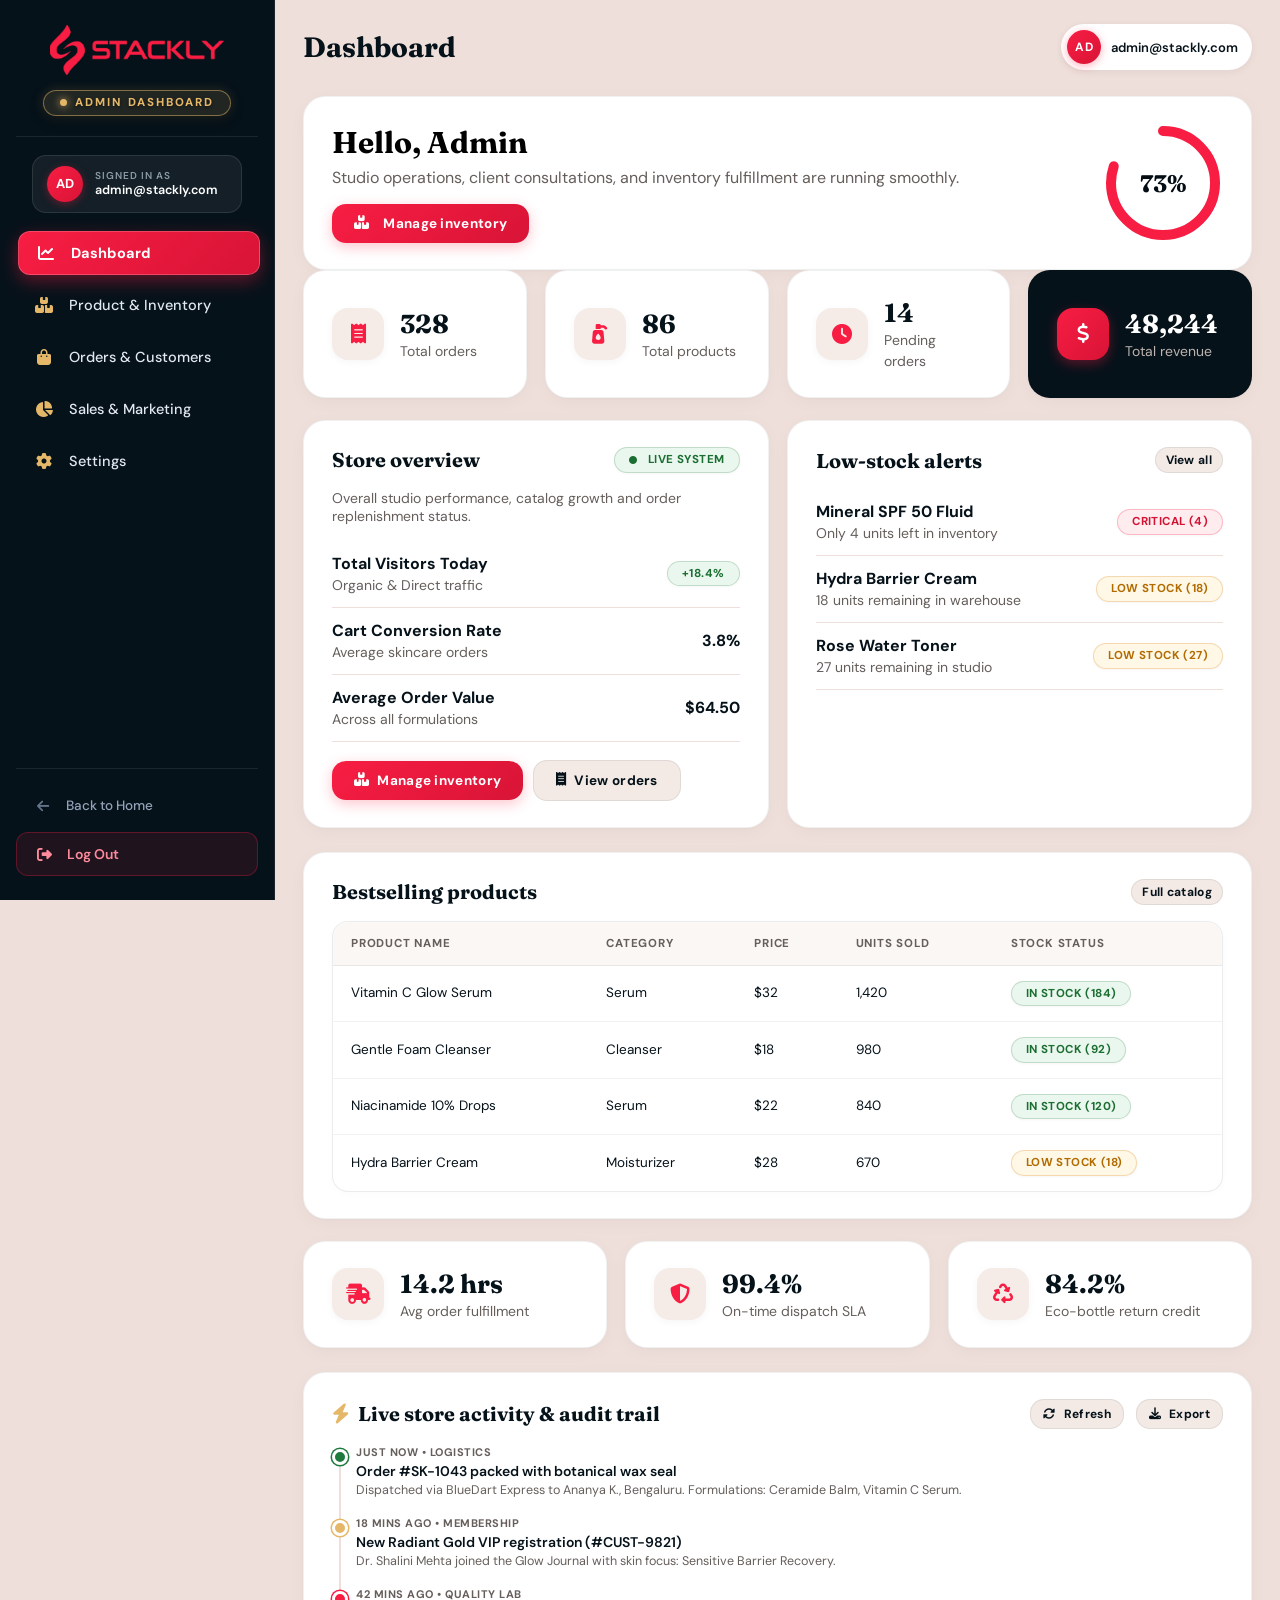
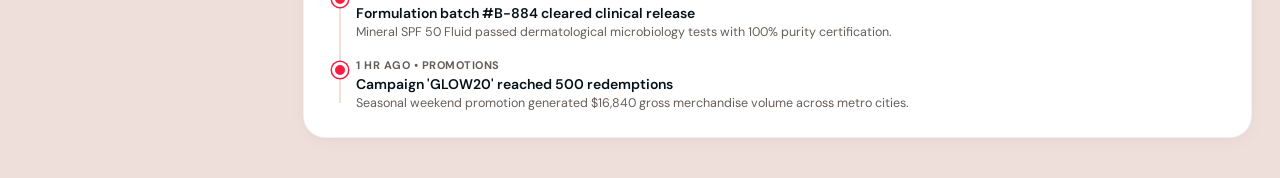
<file: AdminDashboard.html>
<!DOCTYPE html>
<html lang="en">
<head>
<meta charset="UTF-8">
<meta name="viewport" content="width=device-width, initial-scale=1">
<title>Stackly Admin</title>
<link rel="icon" type="image/png" sizes="32x32" href="assets/Favicon-32x32.png">
<link rel="icon" type="image/png" sizes="16x16" href="assets/Favicon-16x16.png">
<link rel="icon" type="image/webp" href="assets/Favicon.webp">
<link rel="shortcut icon" href="favicon.ico">
<link rel="apple-touch-icon" sizes="180x180" href="assets/Favicon-180x180.png">
<link rel="stylesheet" href="https://cdnjs.cloudflare.com/ajax/libs/font-awesome/6.5.1/css/all.min.css">
<link href="https://fonts.googleapis.com/css2?family=DM+Sans:wght@400;500;700&family=Fraunces:wght@600;700&display=swap" rel="stylesheet">
<style>
:root{--blush:#EEDFDA;--navy:#06121A;--navy-dark:#040D13;--red:#F81D43;--gold:#E5B869;--white:#FFFFFF;--muted:#655E5B;--w:275px}
*{box-sizing:border-box;margin:0;padding:0}
html,body{overflow-x:hidden;width:100%}
body{font-family:'DM Sans',sans-serif;background:var(--blush);color:var(--navy);min-height:100vh}
button,input,select{font:inherit}
h1,h2,h3{font-family:'Fraunces',serif}
/* ==========================================================================
   ENHANCED VISIBLE & PROPERLY ALIGNED SIDEBAR STYLES (WITH GOLD ROLE BADGE)
   ========================================================================== */
.side {
  position: fixed;
  inset: 0 auto 0 0;
  width: var(--w);
  background: var(--navy);
  border-right: 1px solid rgba(255, 255, 255, 0.08);
  display: flex;
  flex-direction: column;
  padding: 24px 16px;
  z-index: 50;
  transition: transform .35s cubic-bezier(0.4, 0, 0.2, 1);
  overflow-y: auto;
  scrollbar-width: thin;
  scrollbar-color: rgba(255, 255, 255, 0.15) transparent;
}
.side::-webkit-scrollbar {
  width: 5px;
}
.side::-webkit-scrollbar-thumb {
  background: rgba(255, 255, 255, 0.15);
  border-radius: 4px;
}

/* BRAND HEADER BOX & LOGO */
.sidebar-brand-box {
  display: flex;
  flex-direction: column;
  align-items: center;
  justify-content: center;
  padding-bottom: 20px;
  margin-bottom: 18px;
  border-bottom: 1px solid rgba(255, 255, 255, 0.08);
  width: 100%;
  text-align: center;
  flex-shrink: 0;
}
.sidebar-brand-link {
  display: block;
  text-decoration: none;
  transition: transform 0.25s ease;
}
.sidebar-brand-link:hover {
  transform: scale(1.02);
}
.logo {
  width: 175px;
  height: 52px;
  margin: 0 auto;
  display: flex;
  align-items: center;
  justify-content: center;
  flex-shrink: 0;
}
.logo img {
  width: 100%;
  height: 100%;
  object-fit: contain;
  display: block;
}

/* BOLD STYLING GOLD COLOR ROLE BADGE */
.dashboard-role-badge {
  display: inline-flex;
  align-items: center;
  justify-content: center;
  gap: 8px;
  margin-top: 14px;
  padding: 6px 16px;
  background: rgba(229, 184, 105, 0.12);
  border: 1.5px solid rgba(229, 184, 105, 0.5);
  border-radius: 999px;
  box-shadow: 0 4px 14px rgba(0, 0, 0, 0.3), 0 0 12px rgba(229, 184, 105, 0.18);
}
.role-gold-dot {
  width: 7px;
  height: 7px;
  border-radius: 50%;
  background: var(--gold);
  box-shadow: 0 0 8px var(--gold);
  flex-shrink: 0;
}
.role-gold-text {
  font-family: 'DM Sans', sans-serif;
  font-size: 11.5px;
  font-weight: 800; /* BOLD STYLING */
  letter-spacing: 2px;
  text-transform: uppercase;
  color: var(--gold); /* GOLD COLOR FONT COLOR */
  line-height: 1;
  text-shadow: 0 1px 3px rgba(0, 0, 0, 0.6);
}

/* SIDEBAR NAVIGATION ITEMS */
.side nav {
  display: flex;
  flex-direction: column;
  gap: 8px;
  flex: 1;
}
.nav {
  display: flex;
  align-items: center;
  gap: 14px;
  width: 100%;
  padding: 12px 16px;
  border: 1px solid transparent;
  border-radius: 12px;
  background: transparent;
  color: #E2E8F0; /* High contrast visible text */
  font-size: 14.5px;
  font-weight: 500;
  cursor: pointer;
  text-align: left;
  transition: all 0.22s cubic-bezier(0.4, 0, 0.2, 1);
  white-space: nowrap;
}
.nav i {
  width: 22px;
  text-align: center;
  font-size: 16px;
  color: var(--gold); /* Warm gold icon accent */
  transition: all 0.22s ease;
  flex-shrink: 0;
}
.nav span {
  flex: 1;
  overflow: hidden;
  text-overflow: ellipsis;
}
.nav:hover {
  background: rgba(255, 255, 255, 0.08);
  color: #FFFFFF;
  border-color: rgba(255, 255, 255, 0.12);
  transform: translateX(4px);
}
.nav:hover i {
  color: #FFFFFF;
  transform: scale(1.1);
}
.nav.active {
  background: linear-gradient(135deg, #F81D43 0%, #D81436 100%);
  color: #FFFFFF;
  font-weight: 700;
  border-color: rgba(255, 255, 255, 0.2);
  box-shadow: 0 6px 18px rgba(248, 29, 67, 0.38);
  transform: translateX(2px);
}
.nav.active i {
  color: #FFFFFF;
}

/* SIDEBAR BOTTOM / FOOTER & LOGOUT */
.sidebar-bottom {
  margin-top: auto;
  padding-top: 18px;
  border-top: 1px solid rgba(255, 255, 255, 0.08);
  display: flex;
  flex-direction: column;
  gap: 8px;
  flex-shrink: 0;
  width: 100%;
}
.sidebar-back-link {
  display: flex;
  align-items: center;
  gap: 12px;
  width: 100%;
  padding: 10px 16px;
  border-radius: 10px;
  background: transparent;
  color: #94A3B8;
  font-size: 13.5px;
  font-weight: 500;
  text-decoration: none;
  transition: all 0.2s ease;
}
.sidebar-back-link i {
  width: 22px;
  text-align: center;
  font-size: 14px;
  color: #64748B;
  transition: color 0.2s ease;
  flex-shrink: 0;
}
.sidebar-back-link:hover {
  background: rgba(255, 255, 255, 0.06);
  color: #FFFFFF;
  transform: translateX(4px);
}
.sidebar-back-link:hover i {
  color: var(--gold);
}
.out {
  display: flex;
  align-items: center;
  gap: 12px;
  width: 100%;
  padding: 12px 16px;
  border-radius: 12px;
  background: rgba(248, 29, 67, 0.1);
  border: 1px solid rgba(248, 29, 67, 0.3);
  color: #FF8A9B;
  font-size: 14px;
  font-weight: 600;
  cursor: pointer;
  text-align: left;
  transition: all 0.22s ease;
  white-space: nowrap;
}
.out i {
  width: 22px;
  text-align: center;
  font-size: 15px;
  flex-shrink: 0;
}
.out:hover {
  background: var(--red);
  color: #FFFFFF;
  border-color: var(--red);
  box-shadow: 0 4px 16px rgba(248, 29, 67, 0.4);
  transform: translateY(-2px);
}
.out:hover i {
  color: #FFFFFF;
}
.main{margin-left:var(--w);padding:24px 28px 40px;overflow-x:hidden;min-width:0}
.top{display:flex;align-items:center;gap:14px;margin-bottom:26px}
.burger{display:none;width:44px;height:44px;border:0;border-radius:12px;background:var(--navy);color:#fff;cursor:pointer;align-items:center;justify-content:center;font-size:18px}
.top h1{font-size:28px;flex:1}
.who{display:flex;align-items:center;gap:10px;background:var(--white);padding:6px 14px 6px 6px;border-radius:40px;box-shadow:0 2px 8px rgba(6,18,26,.06);max-width:300px;flex-shrink:0}
.who b{width:34px;height:34px;border-radius:50%;background:linear-gradient(135deg,var(--red),#d81436);color:#fff;display:grid;place-items:center;font-weight:700;font-size:12px;letter-spacing:.5px;flex-shrink:0;box-shadow:0 2px 8px rgba(248,29,67,.35)}
.who span{font-size:13px;font-weight:600;color:var(--navy);max-width:210px;overflow:hidden;text-overflow:ellipsis;white-space:nowrap;display:inline-block}
.ov{position:fixed;inset:0;background:rgba(6,18,26,.55);opacity:0;pointer-events:none;transition:.3s;z-index:40}
.ov.show{opacity:1;pointer-events:auto}
.page{display:none}.page.active{display:block}
.grid{display:grid;gap:18px}
.g4{grid-template-columns:repeat(auto-fit,minmax(200px,1fr))}
.g2{grid-template-columns:repeat(auto-fit,minmax(320px,1fr))}

.stat{display:flex;align-items:center;gap:16px}
.stat i{width:50px;height:50px;border-radius:14px;background:var(--blush);color:var(--red);display:grid;place-items:center;font-size:20px}
.stat.dark{background:var(--navy);color:#fff}.stat.dark i{background:var(--red);color:#fff}
.stat strong{font-size:26px;display:block;font-family:'Fraunces',serif}
.stat span,.muted{color:var(--muted);font-size:14px}.stat.dark span{color:#bdb3af}
.sec{margin-top:22px}
.bar-h{display:flex;justify-content:space-between;align-items:center;gap:12px;margin-bottom:16px;flex-wrap:wrap}
.bar-h h3{font-size:20px}
.btn{border:0;background:var(--red);color:#fff;padding:10px 18px;border-radius:10px;cursor:pointer;font-weight:700;transition:.2s}
.btn:hover{background:var(--navy);transform:translateY(-2px)}
.btn.ghost{background:var(--blush);color:var(--navy)}
input[type=text],input[type=email],select{padding:10px 14px;border:1.5px solid var(--blush);border-radius:10px;background:#fff;color:var(--navy);outline:0;width:100%}
input:focus,select:focus{border-color:var(--red)}
.search{max-width:260px}
.tw{overflow-x:auto}
table{width:100%;border-collapse:collapse;min-width:560px}
th{text-align:left;font-size:13px;color:var(--muted);padding:10px;border-bottom:2px solid var(--blush)}
td{padding:13px 10px;border-bottom:1px solid var(--blush);font-size:14px}
tr:hover td{background:#fbf6f4}

.ok{background:#e3f3e8;color:#1f7a3d}.low{background:#fff1d6;color:#9a6200}.bad,.cancel{background:#fde0e5;color:var(--red)}
.ship{background:#e1ecf7;color:#1d5a99}.pend{background:#fff1d6;color:#9a6200}.done{background:#e3f3e8;color:#1f7a3d}
.meter{height:8px;background:var(--blush);border-radius:6px;overflow:hidden;min-width:80px}
.meter i{display:block;height:100%;background:var(--red);border-radius:6px}
.tabs{display:flex;gap:8px;flex-wrap:wrap}
.tab{border:0;padding:8px 16px;border-radius:20px;background:var(--blush);cursor:pointer;color:var(--navy);transition:.2s}
.tab.active{background:var(--navy);color:#fff}
.chart{display:flex;align-items:flex-end;gap:12px;height:220px;padding-top:10px}
.col{flex:1;display:flex;flex-direction:column;align-items:center;justify-content:flex-end;height:100%;gap:6px;font-size:12px;color:var(--muted)}
.col .b{width:100%;max-width:42px;background:var(--red);border-radius:8px 8px 0 0;transform-origin:bottom;transition:.2s}
.col:hover .b{background:var(--navy)}
.list li{list-style:none;display:flex;justify-content:space-between;align-items:center;gap:10px;padding:12px 0;border-bottom:1px solid var(--blush)}
.av{width:38px;height:38px;border-radius:50%;background:var(--navy);color:#fff;display:grid;place-items:center;font-size:13px;flex-shrink:0}
.row{display:flex;align-items:center;gap:12px}
.sw{position:relative;width:46px;height:26px;flex-shrink:0}
.sw input{opacity:0;position:absolute;inset:0;cursor:pointer;z-index:1}
.sw span{position:absolute;inset:0;background:#d6cbc6;border-radius:20px;transition:.25s}
.sw span::after{content:"";position:absolute;width:20px;height:20px;top:3px;left:3px;background:#fff;border-radius:50%;transition:.25s}
.sw input:checked+span{background:var(--red)}.sw input:checked+span::after{transform:translateX(20px)}
.form{display:grid;grid-template-columns:repeat(auto-fit,minmax(240px,1fr));gap:14px}
.form label{font-size:13px;color:var(--muted);display:block;margin-bottom:5px}
.modal{position:fixed;inset:0;display:none;place-items:center;background:rgba(6,18,26,.6);z-index:100;padding:20px}
.modal.show{display:grid}
.box{background:#fff;border-radius:18px;padding:28px;max-width:380px;width:100%;text-align:center}
.box h3{margin-bottom:8px}.box p{color:var(--muted);margin-bottom:20px}
.box .btn{margin:0 4px}
.toast{position:fixed;right:20px;bottom:20px;background:var(--navy);color:#fff;padding:14px 20px;border-radius:12px;z-index:120;display:none}

.hero{background:var(--white);color:var(--navy);display:flex;justify-content:space-between;align-items:center;gap:20px;flex-wrap:wrap}
.hero h2{font-size:30px;margin-bottom:6px}.hero p{color:var(--muted)}
.ring{position:relative;width:120px;height:120px}
.ring svg{transform:rotate(-90deg)}
.ring b{position:absolute;inset:0;display:grid;place-items:center;font-family:'Fraunces',serif;font-size:24px}


/* Sidebar User Card (Hamburger menu drawer) */
.sidebar-user-chip {
  display: flex;
  align-items: center;
  gap: 12px;
  background: rgba(255, 255, 255, 0.06);
  border: 1px solid rgba(255, 255, 255, 0.1);
  padding: 10px 14px;
  border-radius: 14px;
  margin: 0 16px 18px 16px;
  transition: all 0.25s ease;
}
.sidebar-user-chip:hover {
  background: rgba(255, 255, 255, 0.1);
  border-color: rgba(248, 29, 67, 0.4);
}
.sidebar-user-avatar {
  width: 36px;
  height: 36px;
  border-radius: 50%;
  background: linear-gradient(135deg, #F81D43, #d81436);
  color: #fff;
  display: grid;
  place-items: center;
  font-weight: 700;
  font-size: 13px;
  letter-spacing: 0.5px;
  flex-shrink: 0;
  box-shadow: 0 2px 8px rgba(248, 29, 67, 0.35);
}
.sidebar-user-meta {
  display: flex;
  flex-direction: column;
  min-width: 0;
  overflow: hidden;
}
.sidebar-user-label {
  font-size: 10px;
  text-transform: uppercase;
  letter-spacing: 1px;
  color: #8C9CA8;
  font-weight: 600;
}
.sidebar-user-email {
  font-size: 12.5px;
  font-weight: 600;
  color: #FFFFFF;
  white-space: nowrap;
  overflow: hidden;
  text-overflow: ellipsis;
}


/* Mobile Fixed Header & Sticky Top Bar */
@media(max-width:900px){
  .side{transform:translateX(-100%)}
  .side.open{transform:none}
  .main{
    margin-left:0;
    padding:16px;
    padding-top:80px;
    overflow-x:hidden;
  }
  .burger{
    display:flex;
    width:40px;
    height:40px;
    font-size:16px;
    flex-shrink:0;
  }
  .top {
    position: fixed;
    top: 0;
    left: 0;
    right: 0;
    width: 100%;
    height: 64px;
    z-index: 35;
    background: var(--blush);
    padding: 0 16px;
    margin: 0;
    box-shadow: 0 4px 18px rgba(6, 18, 26, 0.08);
    display: flex;
    align-items: center;
    gap: 12px;
    box-sizing: border-box;
    backdrop-filter: blur(12px);
    -webkit-backdrop-filter: blur(12px);
  }
  .top h1 {
    font-size: 20px;
    flex: 1;
    min-width: 0;
    overflow: hidden;
    text-overflow: ellipsis;
    white-space: nowrap;
    margin: 0;
  }
  .who {
    display: flex !important;
    align-items: center;
    gap: 8px;
    padding: 5px 12px 5px 5px !important;
    max-width: 190px;
    flex-shrink: 0;
  }
  .who span {
    display: inline-block !important;
    font-size: 11.5px;
    max-width: 125px;
    overflow: hidden;
    text-overflow: ellipsis;
    white-space: nowrap;
  }
  .hero h2{font-size:24px}
}
@media(max-width:600px){
  .card{padding:16px}
  .stat strong{font-size:22px}
  .main{padding:14px;padding-top:74px}
  .top{height:60px;padding:0 14px}
  .top h1{font-size:18px}
  .who{max-width:160px;padding:4px 10px 4px 4px !important}
  .who span{max-width:100px;font-size:11px}
}
@media(max-width:400px){
  .main{padding:12px;padding-top:68px}
  .top{height:56px;padding:0 10px;gap:8px}
  .top h1{font-size:16px}
  .who{max-width:145px;padding:4px 8px 4px 4px !important}
  .who span{max-width:90px;font-size:10px}
}
@media(prefers-reduced-motion:reduce){*{transition:none!important}}

/* Additional Responsive Layout Helpers & Section Components */
.g3{display:grid;grid-template-columns:repeat(auto-fit,minmax(240px,1fr));gap:18px}
.pill.gold{background:rgba(229,184,105,.18);color:#a87b20;border:1px solid rgba(229,184,105,.45)}
.pill.purple{background:#f1ecf9;color:#5f3299}
.timeline{list-style:none;position:relative;padding-left:24px;margin-top:12px}
.timeline::before{content:"";position:absolute;top:8px;bottom:8px;left:7px;width:2px;background:var(--blush)}
.timeline-item{position:relative;margin-bottom:18px}
.timeline-item:last-child{margin-bottom:0}
.timeline-dot{position:absolute;left:-24px;top:4px;width:16px;height:16px;border-radius:50%;background:var(--red);border:3px solid #fff;box-shadow:0 0 0 1.5px var(--red)}
.timeline-dot.gold{background:var(--gold);box-shadow:0 0 0 1.5px var(--gold)}
.timeline-dot.green{background:#1f7a3d;box-shadow:0 0 0 1.5px #1f7a3d}
.timeline-time{font-size:11px;font-weight:700;color:var(--muted);text-transform:uppercase;letter-spacing:.5px;margin-bottom:3px}
.timeline-title{font-size:14px;font-weight:600;color:var(--navy)}
.timeline-desc{font-size:12.5px;color:var(--muted);margin-top:2px}
.water-grid{display:flex;gap:10px;margin-top:14px;flex-wrap:wrap}
.water-cup{width:42px;height:52px;border:2px dashed var(--blush);border-radius:6px 6px 14px 14px;display:grid;place-items:center;color:var(--muted);cursor:pointer;transition:.25s;font-size:18px}
.water-cup:hover{border-color:var(--red);transform:translateY(-2px)}
.water-cup.full{background:linear-gradient(180deg,#60a5fa,#2563eb);border-color:#2563eb;color:#fff;box-shadow:0 4px 10px rgba(37,99,235,.3)}
.day-grid{display:grid;grid-template-columns:repeat(auto-fit,minmax(110px,1fr));gap:10px;margin-top:14px}
.day-card{background:var(--blush);padding:12px 10px;border-radius:12px;text-align:center;transition:.2s;cursor:pointer}
.day-card:hover,.day-card.active-day{background:var(--navy);color:#fff}
.day-card:hover .day-sub,.day-card.active-day .day-sub{color:#e2e8f0}
.day-name{font-weight:700;font-size:13px;margin-bottom:4px}
.day-sub{font-size:11px;color:var(--muted)}
.rating-stars{color:#f59e0b;font-size:13px;display:flex;gap:3px}
.tag-pill{display:inline-flex;align-items:center;gap:6px;padding:3px 10px;border-radius:20px;font-size:11.5px;font-weight:600;background:rgba(6,18,26,.06);color:var(--navy)}
.action-box{border:1.5px dashed var(--blush);border-radius:14px;padding:16px;text-align:center;transition:.2s}
.action-box:hover{border-color:var(--red);background:#fff9f9}



/* ==========================================================================
   ELEVATED LUXURY ROUNDED ELEMENTS STYLING (CARDS, PILLS, TABLES, INPUTS, BTNS)
   ========================================================================== */

/* 1. CARDS: Elegant 22px curvature with soft ambient elevation */
.card {
  background: var(--white);
  border-radius: 22px;
  padding: 26px 28px;
  border: 1px solid rgba(6, 18, 26, 0.06);
  box-shadow: 0 4px 20px -2px rgba(6, 18, 26, 0.04), 0 1px 3px rgba(6, 18, 26, 0.02);
  transition: box-shadow 0.25s ease, transform 0.25s ease;
  position: relative;
}
.card.sec {
  margin-top: 24px;
}
.card:hover {
  box-shadow: 0 8px 28px -4px rgba(6, 18, 26, 0.07), 0 2px 6px rgba(6, 18, 26, 0.03);
}

/* 2. PILL BADGES: Precision rounded pills with luxury tints & clean borders */
.pill {
  display: inline-flex;
  align-items: center;
  justify-content: center;
  gap: 6px;
  padding: 6px 14px;
  border-radius: 999px;
  font-size: 11.5px;
  font-weight: 700;
  letter-spacing: 0.4px;
  text-transform: uppercase;
  white-space: nowrap;
  line-height: 1;
  box-shadow: 0 1px 3px rgba(6, 18, 26, 0.04);
  transition: all 0.2s ease;
}
.pill.ok, .pill.done {
  background: #EAF7EE;
  color: #1B6E32;
  border: 1px solid rgba(27, 110, 50, 0.2);
}
.pill.gold {
  background: rgba(229, 184, 105, 0.16);
  color: #9A6F1A;
  border: 1.5px solid rgba(229, 184, 105, 0.45);
  box-shadow: 0 2px 8px rgba(229, 184, 105, 0.15);
}
.pill.low, .pill.pend {
  background: #FFF8E6;
  color: #B26B00;
  border: 1px solid rgba(217, 119, 6, 0.25);
}
.pill.bad, .pill.cancel {
  background: #FEECEF;
  color: #D31333;
  border: 1px solid rgba(248, 29, 67, 0.25);
}
.pill.ship {
  background: #EBF4FC;
  color: #1765AD;
  border: 1px solid rgba(23, 101, 173, 0.25);
}
.pill.purple {
  background: #F4EEFB;
  color: #6929C4;
  border: 1px solid rgba(105, 41, 196, 0.25);
}

/* 3. TABLES: High-end rounded table container with generous cell breathing room */
.tw {
  overflow-x: auto;
  border-radius: 16px;
  border: 1px solid rgba(6, 18, 26, 0.08);
  background: #FFFFFF;
  box-shadow: 0 2px 8px rgba(6, 18, 26, 0.02);
  margin-top: 14px;
}
table {
  width: 100%;
  border-collapse: separate;
  border-spacing: 0;
  min-width: 580px;
}
thead th {
  background: #FBF7F5;
  color: var(--muted);
  font-size: 11.5px;
  font-weight: 700;
  text-transform: uppercase;
  letter-spacing: 0.8px;
  padding: 14px 18px;
  border-bottom: 1.5px solid rgba(6, 18, 26, 0.07);
  text-align: left;
}
thead th:first-child {
  border-top-left-radius: 16px;
}
thead th:last-child {
  border-top-right-radius: 16px;
}
tbody td {
  padding: 15px 18px;
  border-bottom: 1px solid rgba(6, 18, 26, 0.05);
  font-size: 13.5px;
  color: var(--navy);
  vertical-align: middle;
  line-height: 1.5;
  transition: background 0.15s ease;
}
tbody tr:last-child td {
  border-bottom: 0;
}
tbody tr:last-child td:first-child {
  border-bottom-left-radius: 16px;
}
tbody tr:last-child td:last-child {
  border-bottom-right-radius: 16px;
}
tbody tr:hover td {
  background: #FAF5F3;
}

/* 4. BUTTONS & ACTIONS: Soft rounded pill geometry with radiant feedback */
.btn {
  display: inline-flex;
  align-items: center;
  justify-content: center;
  gap: 8px;
  border: 0;
  background: linear-gradient(135deg, #F81D43 0%, #D81436 100%);
  color: #fff;
  padding: 11px 22px;
  border-radius: 14px;
  cursor: pointer;
  font-weight: 700;
  font-size: 13.5px;
  letter-spacing: 0.3px;
  transition: all 0.25s cubic-bezier(0.4, 0, 0.2, 1);
  box-shadow: 0 4px 14px rgba(248, 29, 67, 0.26);
  white-space: nowrap;
}
.btn:hover {
  background: linear-gradient(135deg, #06121A 0%, #15222E 100%);
  color: #FFFFFF;
  transform: translateY(-2px);
  box-shadow: 0 6px 18px rgba(6, 18, 26, 0.25);
}
.btn.ghost {
  background: #F3EAE6;
  color: var(--navy);
  border: 1px solid rgba(6, 18, 26, 0.08);
  box-shadow: none;
}
.btn.ghost:hover {
  background: var(--navy);
  color: #FFFFFF;
  border-color: var(--navy);
  box-shadow: 0 4px 14px rgba(6, 18, 26, 0.2);
}

/* 5. FORM INPUTS & SELECTS: Rounded 14px input fields */
input[type=text], input[type=email], input[type=tel], input[type=number], select, textarea {
  padding: 12px 18px;
  border: 1.5px solid rgba(6, 18, 26, 0.12);
  border-radius: 14px;
  background: #FFFFFF;
  color: var(--navy);
  font-family: inherit;
  font-size: 13.5px;
  transition: all 0.2s cubic-bezier(0.4, 0, 0.2, 1);
  outline: none;
  width: 100%;
  box-shadow: inset 0 1px 2px rgba(6, 18, 26, 0.02);
}
input:focus, select:focus, textarea:focus {
  border-color: var(--red);
  box-shadow: 0 0 0 3px rgba(248, 29, 67, 0.14);
  background: #FFFFFF;
}

/* 6. SHARE INPUT BOX GROUP */
.share-input-group {
  display: flex;
  align-items: center;
  gap: 12px;
  flex-wrap: wrap;
  margin-top: 14px;
}
.share-input-wrapper {
  flex: 1;
  min-width: 260px;
  position: relative;
  display: flex;
  align-items: center;
}
.share-input-wrapper .share-icon {
  position: absolute;
  left: 16px;
  color: var(--muted);
  font-size: 14px;
  pointer-events: none;
}
.share-input-wrapper input {
  padding-left: 42px;
  background: #FDFBF9;
  border: 1.5px solid rgba(6, 18, 26, 0.1);
  font-size: 13px;
  color: var(--navy);
  border-radius: 14px;
}

/* 7. ACTION BOXES & STAT SQUIRCLES */
.action-box {
  background: #FFFFFF;
  border: 1px solid rgba(6, 18, 26, 0.08);
  border-radius: 18px;
  padding: 20px;
  transition: all 0.25s ease;
  box-shadow: 0 2px 8px rgba(6, 18, 26, 0.02);
}
.action-box:hover {
  border-color: rgba(248, 29, 67, 0.35);
  box-shadow: 0 6px 20px rgba(248, 29, 67, 0.08);
  transform: translateY(-2px);
}
.stat i {
  width: 52px;
  height: 52px;
  border-radius: 16px;
  background: #F5ECE8;
  color: var(--red);
  display: grid;
  place-items: center;
  font-size: 20px;
  flex-shrink: 0;
  box-shadow: 0 2px 8px rgba(6, 18, 26, 0.04);
}
.stat.dark i {
  background: linear-gradient(135deg, var(--red), #d81436);
  color: #fff;
  box-shadow: 0 4px 12px rgba(248, 29, 67, 0.35);
}

/* 8. FILTER TABS & PROGRESS METERS */
.tabs {
  display: flex;
  gap: 8px;
  flex-wrap: wrap;
}
.tab {
  border: 1px solid rgba(6, 18, 26, 0.08);
  padding: 8px 18px;
  border-radius: 999px;
  background: #F4EBE7;
  cursor: pointer;
  color: var(--navy);
  font-weight: 600;
  font-size: 12.5px;
  transition: all 0.22s ease;
}
.tab:hover {
  background: #EEDFDA;
  transform: translateY(-1px);
}
.tab.active {
  background: var(--navy);
  color: #FFFFFF;
  border-color: var(--navy);
  box-shadow: 0 2px 8px rgba(6, 18, 26, 0.2);
}
.meter {
  height: 9px;
  background: #F3EAE6;
  border-radius: 999px;
  overflow: hidden;
  min-width: 80px;
}
.meter i {
  display: block;
  height: 100%;
  background: linear-gradient(90deg, #F81D43 0%, #FF6B81 100%);
  border-radius: 999px;
}

/* 9. ROUTINE LIST ITEMS & CHECKCIRCLES */
.rt li {
  display: flex;
  align-items: center;
  gap: 14px;
  padding: 14px 16px;
  border-radius: 16px;
  cursor: pointer;
  transition: all 0.2s ease;
  border: 1px solid transparent;
  margin-bottom: 6px;
}
.rt li:hover {
  background: #FAF5F3;
  border-color: rgba(6, 18, 26, 0.05);
}
.rt li .ck {
  width: 26px;
  height: 26px;
  border-radius: 50%;
  border: 2px solid rgba(6, 18, 26, 0.15);
  display: grid;
  place-items: center;
  color: #fff;
  font-size: 11px;
  flex-shrink: 0;
  transition: all 0.25s ease;
}
.rt li.on .ck {
  background: var(--red);
  border-color: var(--red);
  box-shadow: 0 2px 8px rgba(248, 29, 67, 0.35);
}


/* Custom Luxury Scrollbar in Brand Red (#F81D43) */
::-webkit-scrollbar {
  width: 9px;
  height: 9px;
}
::-webkit-scrollbar-track {
  background: var(--blush);
}
::-webkit-scrollbar-thumb {
  background: #F81D43;
  border-radius: 999px;
  border: 2px solid var(--blush);
  box-shadow: inset 0 0 4px rgba(0, 0, 0, 0.15);
  transition: background 0.25s ease;
}
::-webkit-scrollbar-thumb:hover {
  background: #D91033;
}
::-webkit-scrollbar-thumb:active {
  background: #b50f2c;
}
html {
  scrollbar-width: thin;
  scrollbar-color: #F81D43 var(--blush);
}

/* Lenis Animated Luxury Scroll Progress Indicator in #F81D43 */
.lenis-scroll-progress {
  position: fixed;
  top: 0;
  left: 0;
  width: 100%;
  height: 3.5px;
  background: linear-gradient(90deg, #F81D43 0%, #ff4d6d 50%, #F81D43 100%);
  transform-origin: 0% 50%;
  transform: scaleX(0);
  z-index: 99999;
  pointer-events: none;
  box-shadow: 0 0 12px rgba(248, 29, 67, 0.65);
  transition: transform 0.04s cubic-bezier(0.25, 1, 0.5, 1), box-shadow 0.2s ease;
}

</style>
</head>
<body>
<!-- ==============================================
     STACKLY 1-SECOND LUXURY BRAND PRELOADER
     ============================================== -->
<style id="stackly-preloader-css">
.stackly-preloader{position:fixed;inset:0;width:100vw;height:100vh;background-color:#06121A;z-index:999999;display:flex;align-items:center;justify-content:center;flex-direction:column;transition:opacity .4s cubic-bezier(.4,0,.2,1),visibility .4s ease;overflow:hidden}
.stackly-preloader.preloader-hidden{opacity:0;visibility:hidden;pointer-events:none}
.preloader-content{display:flex;flex-direction:column;align-items:center;justify-content:center;position:relative;z-index:2}
.preloader-icon-wrap{position:relative;width:86px;height:86px;display:flex;align-items:center;justify-content:center;margin-bottom:20px}
.preloader-logo-icon{width:52px;height:52px;object-fit:contain;filter:drop-shadow(0 0 16px rgba(248,29,67,.5));animation:preloaderPulse 1.2s ease-in-out infinite alternate}
.preloader-ring{position:absolute;inset:0;border-radius:50%;border:2px solid rgba(255,255,255,.08);border-top-color:#F81D43;border-right-color:rgba(229,184,105,.7);animation:preloaderSpin .9s linear infinite}
.preloader-brand-title{font-family:'DM Sans','Plus Jakarta Sans',sans-serif;font-size:13px;font-weight:800;letter-spacing:4px;color:#FFFFFF;margin-bottom:18px;text-transform:uppercase;opacity:.95}
.preloader-bar-wrap{width:140px;height:3px;background:rgba(255,255,255,.1);border-radius:999px;overflow:hidden;position:relative}
.preloader-bar{position:absolute;top:0;left:0;height:100%;width:0%;background:linear-gradient(90deg,#F81D43,#E5B869);border-radius:999px;animation:preloaderProgress 1s cubic-bezier(.2,.8,.2,1) forwards}
@keyframes preloaderPulse{0%{transform:scale(.95);filter:drop-shadow(0 0 10px rgba(248,29,67,.4))}100%{transform:scale(1.05);filter:drop-shadow(0 0 22px rgba(248,29,67,.85))}}
@keyframes preloaderSpin{0%{transform:rotate(0deg)}100%{transform:rotate(360deg)}}
@keyframes preloaderProgress{0%{width:0%}100%{width:100%}}
</style>
<div class="stackly-preloader" id="stackly-preloader" aria-label="Loading Stackly Skincare">
  <div class="preloader-content">
    <div class="preloader-icon-wrap">
      <img src="assets/Favicon.png" alt="Stackly Icon" class="preloader-logo-icon">
      <div class="preloader-ring"></div>
    </div>
    <div class="preloader-brand-title">STACKLY</div>
    <div class="preloader-bar-wrap">
      <div class="preloader-bar"></div>
    </div>
  </div>
</div>
<script>
  (function() {
    var start = Date.now();
    function dismiss() {
      var wait = Math.max(0, 1000 - (Date.now() - start));
      setTimeout(function() {
        var p = document.getElementById('stackly-preloader');
        if (p) {
          p.classList.add('preloader-hidden');
          setTimeout(function() {
            if (p && p.parentNode) p.parentNode.removeChild(p);
          }, 450);
        }
      }, wait);
    }
    if (document.readyState === 'complete') {
      dismiss();
    } else {
      window.addEventListener('load', dismiss);
      setTimeout(dismiss, 1000); // 1-second fallback
    }
  })();
</script>


<aside class="side" id="side" data-lenis-prevent>
  <div class="sidebar-brand-box">
    <a href="AdminDashboard.html" class="sidebar-brand-link" id="sidebarBrandLink" title="Stackly Admin Dashboard - Home">
      <div class="logo"><img src="./assets/Brand-logo.webp" alt="Stackly Skincare Logo"></div>
    </a>
    <div class="dashboard-role-badge">
      <span class="role-gold-dot"></span>
      <span class="role-gold-text">ADMIN DASHBOARD</span>
    </div>
  </div>
  
  <div class="sidebar-user-chip" id="sidebarUserChip" onclick="location.href='404.html'" style="cursor:pointer" title="Signed in user">
    <div class="sidebar-user-avatar" id="sidebarUserAvatar">AD</div>
    <div class="sidebar-user-meta">
      <span class="sidebar-user-label">Signed in as</span>
      <span class="sidebar-user-email" id="sidebarUserEmail">admin@stackly.com</span>
    </div>
  </div>
  
  <nav>
    <button class="nav active" data-page="dash"><i class="fa-solid fa-chart-line"></i><span>Dashboard</span></button>
    <button class="nav" data-page="products"><i class="fa-solid fa-boxes-stacked"></i><span>Product &amp; Inventory</span></button>
    <button class="nav" data-page="orders"><i class="fa-solid fa-bag-shopping"></i><span>Orders &amp; Customers</span></button>
    <button class="nav" data-page="sales"><i class="fa-solid fa-chart-pie"></i><span>Sales &amp; Marketing</span></button>
    <button class="nav" data-page="settings"><i class="fa-solid fa-gear"></i><span>Settings</span></button>
  </nav>

  <div class="sidebar-bottom">
    <a href="index.html" class="sidebar-back-link" id="sidebarBackHomeLink" title="Back to Home">
      <i class="fa-solid fa-arrow-left"></i>
      <span>Back to Home</span>
    </a>
    <button class="out" id="logoutBtn">
      <i class="fa-solid fa-right-from-bracket"></i>
      <span>Log Out</span>
    </button>
  </div>
</aside>
<div class="ov" id="ov"></div>

<main class="main">
  <header class="top">
    <button class="burger" id="burger" aria-label="Menu"><i class="fa-solid fa-bars"></i></button>
    <h1 id="title">Dashboard</h1>
    <div class="who" id="userBadge" onclick="location.href='404.html'" style="cursor:pointer" title="Logged in user"><b id="userAvatar">AD</b><span id="userEmail">admin@stackly.com</span></div>
  </header>

  <!-- PRODUCTS -->
    <!-- DASHBOARD OVERVIEW -->
  <section class="page active" id="dash">
    <div class="card hero anim" style="margin-bottom: 22px;">
      <div>
        <h2 id="greetingName" style="color: black;">Hello, Admin</h2>
        <p>Studio operations, client consultations, and inventory fulfillment are running smoothly.</p>
        <button type="button" class="btn" style="margin-top:16px" onclick="location.href='404.html'"><i class="fa-solid fa-boxes-stacked" style="margin-right:6px"></i>Manage inventory</button>
      </div>
      <div class="ring" style="color:#040D13">
        <svg width="120" height="120">
          <circle cx="60" cy="60" r="52" fill="none" stroke="rgba(255,255,255,.15)" stroke-width="10"/>
          <circle id="ringC" cx="60" cy="60" r="52" fill="none" stroke="#F81D43" stroke-width="10" stroke-linecap="round" stroke-dasharray="326.7" stroke-dashoffset="65.34"/>
        </svg>
        <b id="ringT">80%</b>
      </div>
    </div>
    <div class="grid g4">
      <div class="card stat anim"><i class="fa-solid fa-receipt"></i><div><strong data-count="328">0</strong><span>Total orders</span></div></div>
      <div class="card stat anim"><i class="fa-solid fa-pump-soap"></i><div><strong data-count="86">0</strong><span>Total products</span></div></div>
      <div class="card stat anim"><i class="fa-solid fa-clock"></i><div><strong data-count="14">0</strong><span>Pending orders</span></div></div>
      <div class="card stat dark anim"><i class="fa-solid fa-dollar-sign"></i><div><strong data-count="48250">$0</strong><span>Total revenue</span></div></div>
    </div>
    
    <div class="grid g2 sec">
      <div class="card anim">
        <div class="bar-h"><h3>Store overview</h3><span class="pill ok"><i class="fa-solid fa-circle" style="font-size:8px;margin-right:5px"></i>Live System</span></div>
        <p class="muted" style="margin-bottom:16px">Overall studio performance, catalog growth and order replenishment status.</p>
        <ul class="list">
          <li><div><strong>Total Visitors Today</strong><br><span class="muted">Organic &amp; Direct traffic</span></div><span class="pill ok">+18.4%</span></li>
          <li><div><strong>Cart Conversion Rate</strong><br><span class="muted">Average skincare orders</span></div><strong>3.8%</strong></li>
          <li><div><strong>Average Order Value</strong><br><span class="muted">Across all formulations</span></div><strong>$64.50</strong></li>
        </ul>
        <div class="row" style="margin-top:18px;gap:10px">
          <button type="button" class="btn" onclick="location.href='404.html'"><i class="fa-solid fa-boxes-stacked"></i> Manage inventory</button>
          <button type="button" class="btn ghost" onclick="location.href='404.html'"><i class="fa-solid fa-receipt"></i> View orders</button>
        </div>
      </div>
      
      <div class="card anim">
        <div class="bar-h"><h3>Low-stock alerts</h3><button type="button" class="btn ghost" style="padding:4px 10px;font-size:12px" onclick="location.href='404.html'">View all</button></div>
        <ul class="list">
          <li><div><strong>Mineral SPF 50 Fluid</strong><br><span class="muted">Only 4 units left in inventory</span></div><span class="pill bad">Critical (4)</span></li>
          <li><div><strong>Hydra Barrier Cream</strong><br><span class="muted">18 units remaining in warehouse</span></div><span class="pill low">Low Stock (18)</span></li>
          <li><div><strong>Rose Water Toner</strong><br><span class="muted">27 units remaining in studio</span></div><span class="pill low">Low Stock (27)</span></li>
        </ul>
      </div>
    </div>

    <div class="card sec anim">
      <div class="bar-h"><h3>Bestselling products</h3><button type="button" class="btn ghost" style="padding:4px 10px;font-size:12px" onclick="location.href='404.html'">Full catalog</button></div>
      <div class="tw"><table>
        <thead><tr><th>Product Name</th><th>Category</th><th>Price</th><th>Units Sold</th><th>Stock Status</th></tr></thead>
        <tbody>
          <tr><td>Vitamin C Glow Serum</td><td>Serum</td><td>$32</td><td>1,420</td><td><span class="pill ok">In Stock (184)</span></td></tr>
          <tr><td>Gentle Foam Cleanser</td><td>Cleanser</td><td>$18</td><td>980</td><td><span class="pill ok">In Stock (92)</span></td></tr>
          <tr><td>Niacinamide 10% Drops</td><td>Serum</td><td>$22</td><td>840</td><td><span class="pill ok">In Stock (120)</span></td></tr>
          <tr><td>Hydra Barrier Cream</td><td>Moisturizer</td><td>$28</td><td>670</td><td><span class="pill low">Low Stock (18)</span></td></tr>
        </tbody>
      </table></div>
    </div>
  
    <!-- Operational Health & Carrier SLA Stats -->
    <div class="grid g3 sec anim">
      <div class="card stat"><i class="fa-solid fa-truck-fast"></i><div><strong>14.2 hrs</strong><span>Avg order fulfillment</span></div></div>
      <div class="card stat"><i class="fa-solid fa-shield-halved"></i><div><strong>99.4%</strong><span>On-time dispatch SLA</span></div></div>
      <div class="card stat"><i class="fa-solid fa-recycle"></i><div><strong>84.2%</strong><span>Eco-bottle return credit</span></div></div>
    </div>

    <!-- Live Store Activity & Audit Feed -->
    <div class="card sec anim">
      <div class="bar-h">
        <h3><i class="fa-solid fa-bolt" style="color:var(--gold);margin-right:8px"></i>Live store activity &amp; audit trail</h3>
        <div class="row">
          <button type="button" class="btn ghost" style="padding:6px 12px;font-size:12px" onclick="location.href='404.html'"><i class="fa-solid fa-rotate"></i> Refresh</button>
          <button type="button" class="btn ghost" style="padding:6px 12px;font-size:12px" onclick="location.href='404.html'"><i class="fa-solid fa-download"></i> Export</button>
        </div>
      </div>
      <ul class="timeline">
        <li class="timeline-item">
          <span class="timeline-dot green"></span>
          <div class="timeline-time">Just now &bull; Logistics</div>
          <div class="timeline-title">Order #SK-1043 packed with botanical wax seal</div>
          <div class="timeline-desc">Dispatched via BlueDart Express to Ananya K., Bengaluru. Formulations: Ceramide Balm, Vitamin C Serum.</div>
        </li>
        <li class="timeline-item">
          <span class="timeline-dot gold"></span>
          <div class="timeline-time">18 mins ago &bull; Membership</div>
          <div class="timeline-title">New Radiant Gold VIP registration (#CUST-9821)</div>
          <div class="timeline-desc">Dr. Shalini Mehta joined the Glow Journal with skin focus: Sensitive Barrier Recovery.</div>
        </li>
        <li class="timeline-item">
          <span class="timeline-dot"></span>
          <div class="timeline-time">42 mins ago &bull; Quality Lab</div>
          <div class="timeline-title">Formulation batch #B-884 cleared clinical release</div>
          <div class="timeline-desc">Mineral SPF 50 Fluid passed dermatological microbiology tests with 100% purity certification.</div>
        </li>
        <li class="timeline-item">
          <span class="timeline-dot"></span>
          <div class="timeline-time">1 hr ago &bull; Promotions</div>
          <div class="timeline-title">Campaign 'GLOW20' reached 500 redemptions</div>
          <div class="timeline-desc">Seasonal weekend promotion generated $16,840 gross merchandise volume across metro cities.</div>
        </li>
      </ul>
    </div>

  </section>

  <!-- PRODUCTS -->
  <section class="page" id="products">
    <div class="grid g4">
      <div class="card stat anim"><i class="fa-solid fa-pump-soap"></i><div><strong data-count="148">0</strong><span>Active products</span></div></div>
      <div class="card stat anim"><i class="fa-solid fa-warehouse"></i><div><strong data-count="5230">0</strong><span>Units in stock</span></div></div>
      <div class="card stat anim"><i class="fa-solid fa-triangle-exclamation"></i><div><strong data-count="12">0</strong><span>Low stock alerts</span></div></div>
      <div class="card stat dark anim"><i class="fa-solid fa-tags"></i><div><strong data-count="9">0</strong><span>Categories</span></div></div>
    </div>
    <div class="card sec anim">
      <div class="bar-h"><h3>Inventory</h3>
        <form id="adminSearchForm" onsubmit="event.preventDefault(); submitAdminSearch();" class="row">
          <input type="text" class="search" id="pSearch" placeholder="Search products..." required>
          <button type="submit" class="btn" style="padding:10px 14px"><i class="fa-solid fa-magnifying-glass"></i></button>
          <button type="button" class="btn" id="addP"><i class="fa-solid fa-plus"></i> Add product</button>
        </form></div>
      <div class="tw"><table id="pTable">
        <thead><tr><th>Product</th><th>Category</th><th>Price</th><th>Stock</th><th>Status</th></tr></thead>
        <tbody>
          <tr><td>Vitamin C Glow Serum</td><td>Serum</td><td>$32</td><td><div class="meter"><i style="width:82%"></i></div></td><td><span class="pill ok">In stock</span></td></tr>
          <tr><td>Hydra Barrier Cream</td><td>Moisturizer</td><td>$28</td><td><div class="meter"><i style="width:18%"></i></div></td><td><span class="pill low">Low stock</span></td></tr>
          <tr><td>Gentle Foam Cleanser</td><td>Cleanser</td><td>$18</td><td><div class="meter"><i style="width:64%"></i></div></td><td><span class="pill ok">In stock</span></td></tr>
          <tr><td>Mineral SPF 50 Fluid</td><td>Sunscreen</td><td>$24</td><td><div class="meter"><i style="width:4%"></i></div></td><td><span class="pill bad">Out soon</span></td></tr>
          <tr><td>Niacinamide 10% Drops</td><td>Serum</td><td>$22</td><td><div class="meter"><i style="width:91%"></i></div></td><td><span class="pill ok">In stock</span></td></tr>
          <tr><td>Rose Water Toner</td><td>Toner</td><td>$16</td><td><div class="meter"><i style="width:27%"></i></div></td><td><span class="pill low">Low stock</span></td></tr>
        </tbody></table></div>
    </div>
  
    <!-- Category Breakdown & Clinical Formulations Matrix -->
    <div class="grid g2 sec anim">
      <div class="card">
        <div class="bar-h"><h3>Category valuation &amp; stock share</h3><span class="pill gold">$107,000 Catalog</span></div>
        <p class="muted" style="margin-bottom:14px">Active formulations distribution across studio skincare families.</p>
        <ul class="list">
          <li><div><strong>Serums &amp; Active Elixirs</strong><br><span class="muted">32 SKUs &bull; 1,840 units</span></div><span class="pill ok">38% Share</span></li>
          <li><div><strong>Cleansers &amp; Purifying Balms</strong><br><span class="muted">18 SKUs &bull; 1,420 units</span></div><span class="pill ok">24% Share</span></li>
          <li><div><strong>Broad Spectrum Sunscreens</strong><br><span class="muted">14 SKUs &bull; 980 units</span></div><span class="pill low">20% Share</span></li>
          <li><div><strong>Barrier Recovery Creams</strong><br><span class="muted">12 SKUs &bull; 620 units</span></div><span class="pill ok">18% Share</span></li>
        </ul>
      </div>

      <div class="card">
        <div class="bar-h"><h3>Clinical compliance &amp; safety</h3><span class="pill ok">100% Certified</span></div>
        <p class="muted" style="margin-bottom:14px">All formulations undergo certified independent dermatology evaluations.</p>
        <div class="grid g2" style="gap:10px">
          <div class="action-box"><i class="fa-solid fa-certificate" style="color:var(--gold);font-size:24px;margin-bottom:8px"></i><div style="font-weight:700;font-size:13px">Derm Approved</div><span class="muted" style="font-size:11.5px">Safe for sensitized skin</span></div>
          <div class="action-box"><i class="fa-solid fa-leaf" style="color:#1f7a3d;font-size:24px;margin-bottom:8px"></i><div style="font-weight:700;font-size:13px">100% Vegan</div><span class="muted" style="font-size:11.5px">Leaping Bunny verified</span></div>
          <div class="action-box"><i class="fa-solid fa-vial-circle-check" style="color:var(--red);font-size:24px;margin-bottom:8px"></i><div style="font-weight:700;font-size:13px">ISO 22716</div><span class="muted" style="font-size:11.5px">Cleanroom certified</span></div>
          <div class="action-box"><i class="fa-solid fa-recycle" style="color:#1d5a99;font-size:24px;margin-bottom:8px"></i><div style="font-weight:700;font-size:13px">Zero Microplastics</div><span class="muted" style="font-size:11.5px">Ocean-friendly UV filters</span></div>
        </div>
      </div>
    </div>

    <!-- Active Laboratory Batch Tracker -->
    <div class="card sec anim">
      <div class="bar-h">
        <h3>Laboratory formulation batch tracker</h3>
        <button type="button" class="btn ghost" style="padding:6px 14px;font-size:12px" onclick="location.href='404.html'"><i class="fa-solid fa-flask"></i> Request batch reorder</button>
      </div>
      <div class="tw">
        <table>
          <thead><tr><th>Batch Code</th><th>Formulation Name</th><th>Formulation Lab</th><th>Production Date</th><th>Purity Score</th><th>Status</th></tr></thead>
          <tbody>
            <tr><td><strong>#LAB-9201</strong></td><td>Vitamin C 15% Glow Elixir</td><td>Aura Labs, Paris</td><td>Oct 2026</td><td>99.8%</td><td><span class="pill ok">Production Cleared</span></td></tr>
            <tr><td><strong>#LAB-9202</strong></td><td>Centella Asiatica Calming Mist</td><td>Bio-Botanicals, Kerala</td><td>Sep 2026</td><td>99.6%</td><td><span class="pill ok">Active Filling</span></td></tr>
            <tr><td><strong>#LAB-9203</strong></td><td>Multi-Peptide Night Cream</td><td>Kyoto Ferment Lab</td><td>Oct 2026</td><td>99.2%</td><td><span class="pill ok">Quality Passed</span></td></tr>
            <tr><td><strong>#LAB-9204</strong></td><td>Zinc Mineral SPF 50 Fluid</td><td>Sol Shield Labs, Lyon</td><td>Aug 2026</td><td>98.9%</td><td><span class="pill low">Replenishing Soon</span></td></tr>
          </tbody>
        </table>
      </div>
    </div>

  </section>

  <!-- ORDERS -->
  <section class="page" id="orders">
    <div class="grid g4">
      <div class="card stat anim"><i class="fa-solid fa-receipt"></i><div><strong data-count="326">0</strong><span>Orders this month</span></div></div>
      <div class="card stat anim"><i class="fa-solid fa-truck-fast"></i><div><strong data-count="41">0</strong><span>In transit</span></div></div>
      <div class="card stat anim"><i class="fa-solid fa-rotate-left"></i><div><strong data-count="7">0</strong><span>Returns</span></div></div>
      <div class="card stat dark anim"><i class="fa-solid fa-users"></i><div><strong data-count="2418">0</strong><span>Customers</span></div></div>
    </div>
    <div class="grid g2 sec">
      <div class="card anim" style="grid-column:span 2;min-width:0">
        <div class="bar-h"><h3>Recent orders</h3>
          <div class="tabs" id="oTabs"><button class="tab active" data-s="all">All</button><button class="tab" data-s="pend">Pending</button><button class="tab" data-s="ship">Shipped</button><button class="tab" data-s="done">Delivered</button></div></div>
        <div class="tw"><table id="oTable">
          <thead><tr><th>Order</th><th>Customer</th><th>Total</th><th>Status</th></tr></thead>
          <tbody>
            <tr data-s="pend"><td>#SK-1042</td><td>Meera Iyer</td><td>$64</td><td><span class="pill pend">Pending</span></td></tr>
            <tr data-s="ship"><td>#SK-1041</td><td>Arjun Rao</td><td>$112</td><td><span class="pill ship">Shipped</span></td></tr>
            <tr data-s="done"><td>#SK-1040</td><td>Sana Khan</td><td>$38</td><td><span class="pill done">Delivered</span></td></tr>
            <tr data-s="ship"><td>#SK-1039</td><td>Lakshmi N.</td><td>$76</td><td><span class="pill ship">Shipped</span></td></tr>
            <tr data-s="pend"><td>#SK-1038</td><td>Daniel Chen</td><td>$54</td><td><span class="pill pend">Pending</span></td></tr>
            <tr data-s="done"><td>#SK-1037</td><td>Priya S.</td><td>$29</td><td><span class="pill done">Delivered</span></td></tr>
          </tbody></table></div>
      </div>
    </div>
    <div class="card sec anim"><h3 style="margin-bottom:6px">Top customers</h3>
      <ul class="list">
        <li><div class="row"><span class="av">MI</span><div>Meera Iyer<br><span class="muted">Madurai · 18 orders</span></div></div><b>$1,240</b></li>
        <li><div class="row"><span class="av">SK</span><div>Sana Khan<br><span class="muted">Chennai · 14 orders</span></div></div><b>$980</b></li>
        <li><div class="row"><span class="av">AR</span><div>Arjun Rao<br><span class="muted">Bengaluru · 11 orders</span></div></div><b>$865</b></li>
      </ul></div>
  
    <!-- Returns, Replacements & SLA Management -->
    <div class="grid g2 sec anim">
      <div class="card">
        <div class="bar-h"><h3>Returns &amp; exchange queue</h3><span class="pill pend">3 Pending</span></div>
        <p class="muted" style="margin-bottom:12px">Hassle-free 30-day studio guarantee requests.</p>
        <ul class="list">
          <li><div><strong>#RET-184 &bull; Priya Sharma</strong><br><span class="muted">Hydra Barrier Cream &bull; Formula too rich</span></div><button type="button" class="btn ghost" style="padding:4px 10px;font-size:12px" onclick="location.href='404.html'">Approve exchange</button></li>
          <li><div><strong>#RET-183 &bull; Kabir Mehta</strong><br><span class="muted">Mineral SPF 50 &bull; Transit packaging dent</span></div><button type="button" class="btn" style="padding:4px 10px;font-size:12px" onclick="location.href='404.html'">Ship replacement</button></li>
          <li><div><strong>#RET-182 &bull; Zoya Farooqui</strong><br><span class="muted">Toner Mist &bull; Unopened return</span></div><button type="button" class="btn ghost" style="padding:4px 10px;font-size:12px" onclick="location.href='404.html'">Issue store credit</button></li>
        </ul>
      </div>

      <div class="card">
        <div class="bar-h"><h3>Carrier integrations &amp; SLAs</h3><span class="pill ok">All Online</span></div>
        <p class="muted" style="margin-bottom:12px">Real-time shipping API webhooks and dispatch health.</p>
        <ul class="list">
          <li><div class="row"><i class="fa-solid fa-plane-departure" style="color:var(--red);font-size:18px"></i><div><strong>BlueDart Air Courier</strong><br><span class="muted">Metro next-day dispatch &bull; 99.4% SLA</span></div></div><span class="pill ok">Connected</span></li>
          <li><div class="row"><i class="fa-solid fa-truck" style="color:#1d5a99;font-size:18px"></i><div><strong>Delhivery Surface Express</strong><br><span class="muted">Pan-India ground coverage &bull; 97.6% SLA</span></div></div><span class="pill ok">Connected</span></li>
          <li><div class="row"><i class="fa-solid fa-earth-americas" style="color:var(--gold);font-size:18px"></i><div><strong>DHL Global Skincare Cargo</strong><br><span class="muted">International deliveries &bull; 99.8% SLA</span></div></div><span class="pill ok">Connected</span></li>
        </ul>
      </div>
    </div>

  </section>

  <!-- SALES -->
  <section class="page" id="sales">
    <div class="grid g4">
      <div class="card stat dark anim"><i class="fa-solid fa-indian-rupee-sign"></i><div><strong>$48.2k</strong><span>Revenue (30 days)</span></div></div>
      <div class="card stat anim"><i class="fa-solid fa-percent"></i><div><strong>3.8%</strong><span>Conversion rate</span></div></div>
      <div class="card stat anim"><i class="fa-solid fa-cart-shopping"></i><div><strong>$67</strong><span>Avg. order value</span></div></div>
      <div class="card stat anim"><i class="fa-solid fa-envelope-open-text"></i><div><strong>42%</strong><span>Email open rate</span></div></div>
    </div>
    <div class="grid g2 sec">
      <div class="card anim"><div class="bar-h"><h3>Monthly revenue</h3><select id="range" style="width:auto"><option>2026</option><option>2025</option></select></div>
        <div class="chart" id="chart"></div></div>
      <div class="card anim"><h3 style="margin-bottom:6px">Campaigns</h3>
        <ul class="list">
          <li><div>Diwali Glow Bundle<br><span class="muted">Email + Instagram</span></div><span class="pill ok">Live</span></li>
          <li><div>Winter Barrier Repair<br><span class="muted">Google Ads</span></div><span class="pill ok">Live</span></li>
          <li><div>Refer a Friend<br><span class="muted">Loyalty program</span></div><span class="pill pend">Scheduled</span></li>
          <li><div>SPF Summer Launch<br><span class="muted">Influencers</span></div><span class="pill low">Draft</span></li>
        </ul><button class="btn" style="margin-top:14px" id="newCamp">New campaign</button></div>
    </div>
  
    <!-- Acquisition Channels & ROAS Performance -->
    <div class="grid g3 sec anim">
      <div class="card stat"><i class="fa-solid fa-envelope-open-text"></i><div><strong>8.4x ROAS</strong><span>Glow Journal Editorial</span></div></div>
      <div class="card stat"><i class="fa-brands fa-instagram"></i><div><strong>4.9x ROAS</strong><span>Instagram aesthetic ads</span></div></div>
      <div class="card stat"><i class="fa-solid fa-user-doctor"></i><div><strong>6.2x ROAS</strong><span>Dermatologist partnerships</span></div></div>
    </div>

    <!-- Verified Customer Reviews & Community Sentiment -->
    <div class="card sec anim">
      <div class="bar-h">
        <h3>Verified customer reviews &amp; sentiment</h3>
        <span class="pill ok"><i class="fa-solid fa-star" style="color:#f59e0b;margin-right:4px"></i>4.92 / 5.0 (1,840 reviews)</span>
      </div>
      <div class="grid g3" style="margin-top:12px">
        <div class="action-box" style="text-align:left;border-style:solid;border-color:var(--blush)">
          <div class="rating-stars"><i class="fa-solid fa-star"></i><i class="fa-solid fa-star"></i><i class="fa-solid fa-star"></i><i class="fa-solid fa-star"></i><i class="fa-solid fa-star"></i></div>
          <p style="font-size:13.5px;font-weight:600;margin:8px 0 4px">"My hyperpigmentation faded in 3 weeks!"</p>
          <span class="muted" style="font-size:12px">Ananya K. on Vitamin C Glow Serum &bull; Verified Buyer</span>
          <div style="margin-top:10px"><button type="button" class="btn ghost" style="padding:4px 10px;font-size:11px" onclick="location.href='404.html'">Reply</button></div>
        </div>
        <div class="action-box" style="text-align:left;border-style:solid;border-color:var(--blush)">
          <div class="rating-stars"><i class="fa-solid fa-star"></i><i class="fa-solid fa-star"></i><i class="fa-solid fa-star"></i><i class="fa-solid fa-star"></i><i class="fa-solid fa-star"></i></div>
          <p style="font-size:13.5px;font-weight:600;margin:8px 0 4px">"Zero white cast and velvety matte finish."</p>
          <span class="muted" style="font-size:12px">Kavita R. on Mineral SPF 50 &bull; Verified Buyer</span>
          <div style="margin-top:10px"><button type="button" class="btn ghost" style="padding:4px 10px;font-size:11px" onclick="location.href='404.html'">Reply</button></div>
        </div>
        <div class="action-box" style="text-align:left;border-style:solid;border-color:var(--blush)">
          <div class="rating-stars"><i class="fa-solid fa-star"></i><i class="fa-solid fa-star"></i><i class="fa-solid fa-star"></i><i class="fa-solid fa-star"></i><i class="fa-solid fa-star"></i></div>
          <p style="font-size:13.5px;font-weight:600;margin:8px 0 4px">"Completely restored my compromised barrier."</p>
          <span class="muted" style="font-size:12px">Siddharth N. on Barrier Cream &bull; Verified Buyer</span>
          <div style="margin-top:10px"><button type="button" class="btn ghost" style="padding:4px 10px;font-size:11px" onclick="location.href='404.html'">Reply</button></div>
        </div>
      </div>
    </div>

  </section>

  <!-- SETTINGS -->
  <section class="page" id="settings">
    <div class="card anim"><h3 style="margin-bottom:16px">Store profile</h3>
      <form id="adminProfileForm" onsubmit="event.preventDefault(); submitAdminProfile();">
        <div class="form">
          <div><label>Store name *</label><input type="text" id="adminStoreName" value="Stackly Skincare" required minlength="3"></div>
          <div><label>Support email *</label><input type="email" id="adminStoreEmail" value="care@stackly.com" required></div>
          <div><label>Currency *</label><select id="adminStoreCurrency" required><option value="USD">USD ($)</option><option value="INR">INR (₹)</option><option value="EUR">EUR (€)</option></select></div>
          <div><label>Timezone *</label><select id="adminStoreTz" required><option value="Asia/Kolkata">Asia/Kolkata</option><option value="UTC">UTC</option></select></div>
        </div>
        <button type="submit" class="btn" style="margin-top:16px" id="save">Save changes</button>
      </form>
    </div>
    <div class="card sec anim"><h3 style="margin-bottom:6px">Notifications</h3>
      <ul class="list">
        <li><div>New order alerts<br><span class="muted">Email me when an order is placed</span></div><label class="sw"><input type="checkbox" checked><span></span></label></li>
        <li><div>Low stock warnings<br><span class="muted">Alert when a product drops below 20%</span></div><label class="sw"><input type="checkbox" checked><span></span></label></li>
        <li><div>Weekly sales report<br><span class="muted">Summary every Monday</span></div><label class="sw"><input type="checkbox"><span></span></label></li>
      </ul>
      </div>
  
    <!-- Delivery Rules & Threshold Configuration -->
    <div class="card sec anim">
      <form id="adminShippingForm" onsubmit="event.preventDefault(); submitAdminShipping();">
        <div class="bar-h"><h3>Shipping tiers &amp; studio delivery rules</h3><button type="submit" class="btn" style="padding:6px 14px;font-size:12px">Save policies</button></div>
        <div class="form">
          <div><label>Free shipping threshold ($) *</label><input type="number" id="shipFree" value="50.00" step="0.01" min="0" required></div>
          <div><label>Standard ground fee ($) *</label><input type="number" id="shipStandard" value="4.99" step="0.01" min="0" required></div>
          <div><label>Express priority air fee ($) *</label><input type="number" id="shipExpress" value="9.99" step="0.01" min="0" required></div>
          <div><label>Same-day metro courier ($) *</label><input type="number" id="shipMetro" value="14.99" step="0.01" min="0" required></div>
        </div>
      </form>
    </div>

    <!-- Staff Team & Laboratory Access Directory -->
    <div class="card sec anim">
      <div class="bar-h"><h3>Staff &amp; laboratory access directory</h3><button type="button" class="btn ghost" style="padding:6px 14px;font-size:12px" onclick="location.href='404.html'"><i class="fa-solid fa-user-plus"></i> Invite staff</button></div>
      <div class="tw">
        <table>
          <thead><tr><th>Team Member</th><th>Role</th><th>Access Level</th><th>2FA Status</th><th>Actions</th></tr></thead>
          <tbody>
            <tr><td><strong>Dr. Elena Vance</strong><br><span class="muted">elena@stackly.com</span></td><td>Lead Cosmetic Chemist</td><td>Formulations &amp; Inventory</td><td><span class="pill ok">Enabled</span></td><td><button type="button" class="btn ghost" style="padding:3px 8px;font-size:11px" onclick="location.href='404.html'">Edit</button></td></tr>
            <tr><td><strong>Yukesh G.</strong><br><span class="muted">yukesh@stackly.com</span></td><td>Studio Director</td><td>Super Administrator</td><td><span class="pill ok">Enabled</span></td><td><button type="button" class="btn ghost" style="padding:3px 8px;font-size:11px" onclick="location.href='404.html'">Edit</button></td></tr>
            <tr><td><strong>Rohan Deshmukh</strong><br><span class="muted">rohan@stackly.com</span></td><td>Logistics Lead</td><td>Orders &amp; Shipping</td><td><span class="pill ok">Enabled</span></td><td><button type="button" class="btn ghost" style="padding:3px 8px;font-size:11px" onclick="location.href='404.html'">Edit</button></td></tr>
            <tr><td><strong>Claire Bennett</strong><br><span class="muted">claire@stackly.com</span></td><td>Customer Concierge</td><td>Support &amp; Returns</td><td><span class="pill ok">Enabled</span></td><td><button type="button" class="btn ghost" style="padding:3px 8px;font-size:11px" onclick="location.href='404.html'">Edit</button></td></tr>
          </tbody>
        </table>
      </div>
    </div>

  </section>
</main>

<div class="modal" id="modal"><div class="box"><h3>Log out?</h3><p>You will need to sign in again to manage the store.</p>
  <button class="btn ghost" id="no">Stay</button><button class="btn" id="yes">Log out</button></div></div>
<div class="toast" id="toast"></div>

<script src="https://cdnjs.cloudflare.com/ajax/libs/gsap/3.12.5/gsap.min.js"></script>
<script src="assets/lenis.min.js"></script>
<script>
const $=s=>document.querySelector(s),$$=s=>document.querySelectorAll(s);
const titles={dash:'Dashboard',products:'Product & Inventory',orders:'Orders & Customers',sales:'Sales & Marketing',settings:'Settings'};
const side=$('#side'),ov=$('#ov');
function menu(open){side.classList.toggle('open',open);ov.classList.toggle('show',open)}
$('#burger').onclick=()=>menu(!side.classList.contains('open'));
ov.onclick=()=>menu(false);
document.addEventListener('keydown',e=>{if(e.key==='Escape'){menu(false);$('#modal').classList.remove('show')}});

function toast(t){const el=$('#toast');el.textContent=t;el.style.display='block';gsap.fromTo(el,{y:30,opacity:0},{y:0,opacity:1,duration:.4});clearTimeout(toast.t);toast.t=setTimeout(()=>gsap.to(el,{opacity:0,duration:.3,onComplete:()=>el.style.display='none'}),2200)}

function go(id){
  if(!titles[id])id='dash';
  $$('.nav').forEach(n=>n.classList.toggle('active',n.dataset.page===id));
  $$('.page').forEach(p=>p.classList.toggle('active',p.id===id));
  $('#title').textContent=titles[id];
  history.replaceState(null,'','#'+id);
  const p=$('#'+id);
  gsap.fromTo(p.querySelectorAll('.anim'),{y:22,opacity:0},{y:0,opacity:1,duration:.5,stagger:.07,ease:'power2.out',clearProps:'all'});
  p.querySelectorAll('[data-count]').forEach(el=>{const o={v:0},t=+el.dataset.count;gsap.to(o,{v:t,duration:1.2,ease:'power2.out',onUpdate:()=>el.textContent=Math.round(o.v).toLocaleString()})});
  p.querySelectorAll('.meter i').forEach(m=>gsap.from(m,{width:0,duration:.9,delay:.3,ease:'power2.out'}));
  if(id==='sales')drawChart();
  menu(false);window.scrollTo({top:0,behavior:'smooth'});
}
$$('.nav').forEach(n=>n.onclick=()=>go(n.dataset.page));

// Chart
const data={2026:[32,38,41,36,48,52,47,58,61,55,70,78],2025:[22,25,30,28,34,36,33,40,44,41,52,60]};
function drawChart(){
  const d=data[$('#range').value],m=['J','F','M','A','M','J','J','A','S','O','N','D'],mx=Math.max(...d);
  $('#chart').innerHTML=d.map((v,i)=>`<div class="col" title="$${v}k">${v}<div class="b" style="height:${v/mx*80}%"></div>${m[i]}</div>`).join('');
  gsap.from('.col .b',{scaleY:0,duration:.8,stagger:.05,ease:'back.out(1.2)'});
}
$('#range').onchange=drawChart;

// Product search + add
$('#pSearch').oninput=e=>$$('#pTable tbody tr').forEach(r=>r.style.display=r.textContent.toLowerCase().includes(e.target.value.toLowerCase())?'':'none');

// Order tabs
$$('#oTabs .tab').forEach(t=>t.onclick=()=>{
  $$('#oTabs .tab').forEach(x=>x.classList.toggle('active',x===t));
  $$('#oTable tbody tr').forEach(r=>{const show=t.dataset.s==='all'||r.dataset.s===t.dataset.s;r.style.display=show?'':'none';if(show)gsap.from(r,{opacity:0,y:10,duration:.35})});
});



// Logout
const modal=$('#modal');
$('#logoutBtn').onclick=()=>{modal.classList.add('show');gsap.from('.box',{scale:.85,opacity:0,duration:.35,ease:'back.out(1.6)'})};
$('#no').onclick=()=>modal.classList.remove('show');
$('#yes').onclick=()=>{modal.classList.remove('show');toast('Logged out. Redirecting to login...');setTimeout(()=>{ location.href='Login.html'; }, 800);};

// Intro + start
gsap.fromTo('.side .nav, .side .out, .sidebar-back-link',{x:-20,opacity:0},{x:0,opacity:1,duration:.5,stagger:.05,ease:'power2.out',clearProps:'all'});

// Function to resolve top dashboard URL with respect to user role
function getDashboardUrlByRole() {
  try {
    const raw = localStorage.getItem('stackly_auth_user') || sessionStorage.getItem('stackly_auth_user');
    if (raw) {
      const parsed = JSON.parse(raw);
      if (parsed && parsed.role) {
        const r = parsed.role.toString().toLowerCase();
        if (r.includes('admin')) return 'AdminDashboard.html';
        if (r.includes('client') || r.includes('customer') || r.includes('user')) return 'ClientDashboard.html';
      }
    }
  } catch(e) {}
  return 'AdminDashboard.html';
}

// Brand-logo click handler: direct to top AdminDashboard/ClientDashboard with respect to role
const sidebarBrandLink = document.querySelector('.sidebar-brand-link');
if (sidebarBrandLink) {
  sidebarBrandLink.addEventListener('click', (e) => {
    e.preventDefault();
    const dest = getDashboardUrlByRole();
    if (dest.includes('AdminDashboard')) {
      go('dash');
      window.scrollTo({ top: 0, behavior: 'smooth' });
      history.replaceState(null, '', '#dash');
    } else {
      window.location.href = dest;
    }
  });
}

// "Back to Home" menu handler: direct to index.html
const sidebarBackHomeLink = document.querySelector('.sidebar-back-link');
if (sidebarBackHomeLink) {
  sidebarBackHomeLink.addEventListener('click', (e) => {
    e.preventDefault();
    window.location.href = 'index.html';
  });
}

// Sync dynamic logged-in user email into top-right badge
function syncUserEmail() {
  let email = '';
  try {
    const raw = localStorage.getItem('stackly_auth_user') || sessionStorage.getItem('stackly_auth_user');
    if (raw) {
      const parsed = JSON.parse(raw);
      if (parsed && parsed.email) email = parsed.email.trim();
    }
  } catch(e) {}
  if (!email) {
    email = localStorage.getItem('stackly_user_email') || sessionStorage.getItem('stackly_user_email') || '';
  }
  if (!email) email = 'admin@stackly.com';

  const emailEl = $('#userEmail');
  const avatarEl = $('#userAvatar');
  const badgeEl = $('#userBadge');

  if (emailEl) {
    emailEl.textContent = email;
    emailEl.title = email;
  }
  if (badgeEl) {
    badgeEl.title = 'Logged in as ' + email;
  }
  if (avatarEl && email) {
    const cleanPrefix = email.split('@')[0].replace(/[^a-zA-Z0-9]/g, '');
    const initials = cleanPrefix.length >= 2 ? cleanPrefix.slice(0, 2).toUpperCase() : (cleanPrefix.toUpperCase() || 'AD');
    avatarEl.textContent = initials;
  }

  // Personalize dashboard hero greeting
  const greetEl = $('#greetingName');
  if (greetEl && email) {
    const rawName = email.split('@')[0].split(/[._-]/)[0];
    const capitalized = rawName.charAt(0).toUpperCase() + rawName.slice(1);
    greetEl.textContent = 'Hello, ' + capitalized;
  }

  // Sync to sidebar user card inside hamburger menu
  const sideEmailEl = $('#sidebarUserEmail');
  const sideAvatarEl = $('#sidebarUserAvatar');
  if (sideEmailEl) {
    sideEmailEl.textContent = email;
    sideEmailEl.title = email;
  }
  if (sideAvatarEl && email) {
    const cleanPrefix = email.split('@')[0].replace(/[^a-zA-Z0-9]/g, '');
    const initials = cleanPrefix.length >= 2 ? cleanPrefix.slice(0, 2).toUpperCase() : (cleanPrefix.toUpperCase() || 'AD');
    sideAvatarEl.textContent = initials;
  }
}

// Animate Admin Dashboard ring
if (typeof gsap !== 'undefined') {
  const ringC = $('#ringC');
  const ringT = $('#ringT');
  if (ringC && ringT) {
    const targetPct = 80;
    const ringObj = { v: 0 };
    gsap.to('#ringC', { strokeDashoffset: 326.7 * (1 - targetPct / 100), duration: 1.2, ease: 'power2.out', delay: 0.3 });
    gsap.to(ringObj, {
      v: targetPct,
      duration: 1.2,
      delay: 0.3,
      onUpdate: () => {
        ringT.textContent = Math.round(ringObj.v) + '%';
      }
    });
  }
}

// -------------------------------------------------------------------------
// LENIS LUXURY SMOOTH SCROLL & #F81D43 SCROLLBAR PROGRESS
// -------------------------------------------------------------------------
if (typeof Lenis !== 'undefined') {
  const lenis = new Lenis({
    duration: 1.1,
    easing: (t) => Math.min(1, 1.001 - Math.pow(2, -10 * t)),
    orientation: 'vertical',
    gestureOrientation: 'vertical',
    smoothWheel: true,
  });
  window.lenis = lenis;

  let progressBar = document.getElementById('lenis-scroll-progress');
  if (!progressBar) {
    progressBar = document.createElement('div');
    progressBar.id = 'lenis-scroll-progress';
    progressBar.className = 'lenis-scroll-progress';
    document.body.prepend(progressBar);
  }

  lenis.on('scroll', ({ progress, velocity }) => {
    if (progressBar) {
      progressBar.style.transform = `scaleX(${progress})`;
      const vel = Math.abs(velocity || 0);
      const glow = Math.min(22, 6 + vel * 1.2);
      progressBar.style.boxShadow = `0 0 ${glow}px rgba(248, 29, 67, ${Math.min(0.9, 0.55 + vel * 0.04)})`;
    }
  });

  function raf(time) {
    lenis.raf(time);
    requestAnimationFrame(raf);
  }
  requestAnimationFrame(raf);
}

syncUserEmail();

// ==============================================================================
// FORM VALIDATIONS & 404 REDIRECTIONS FOR ADMIN DASHBOARD
// ==============================================================================
window.submitAdminProfile = function() {
  const nameEl = document.getElementById('adminStoreName');
  const emailEl = document.getElementById('adminStoreEmail');
  const name = nameEl ? nameEl.value.trim() : '';
  const email = emailEl ? emailEl.value.trim() : '';
  const emailRegex = /^[^\s@]+@[^\s@]+\.[^\s@]+$/;

  if (!name || name.length < 3) {
    toast('Store name must be at least 3 characters.');
    if (nameEl) nameEl.focus();
    return;
  }
  if (!email || !emailRegex.test(email)) {
    toast('Please enter a valid support email address.');
    if (emailEl) emailEl.focus();
    return;
  }

  toast('Store profile validated & saved! Redirecting...');
  setTimeout(() => { window.location.href = '404.html'; }, 800);
};

window.submitAdminShipping = function() {
  const freeVal = parseFloat(document.getElementById('shipFree').value);
  const stdVal = parseFloat(document.getElementById('shipStandard').value);
  const expVal = parseFloat(document.getElementById('shipExpress').value);
  const metVal = parseFloat(document.getElementById('shipMetro').value);

  if (isNaN(freeVal) || isNaN(stdVal) || isNaN(expVal) || isNaN(metVal)) {
    toast('Please enter valid numeric delivery fees.');
    return;
  }
  if (freeVal < 0 || stdVal < 0 || expVal < 0 || metVal < 0) {
    toast('Shipping fees cannot be negative values.');
    return;
  }

  toast('Shipping policies validated & saved! Redirecting...');
  setTimeout(() => { window.location.href = '404.html'; }, 800);
};

window.submitAdminSearch = function() {
  const q = document.getElementById('pSearch').value.trim();
  if (!q) {
    toast('Please enter a search term.');
    document.getElementById('pSearch').focus();
    return;
  }
  toast('Searching catalog for "' + q + '"... Redirecting...');
  setTimeout(() => { window.location.href = '404.html'; }, 800);
};

// Add Product Validation & 404 Redirect
$('#addP').onclick = () => {
  const n = prompt('Enter formulation product name:');
  if (n === null) return;
  if (!n.trim() || n.trim().length < 3) {
    toast('Product name must be at least 3 characters.');
    return;
  }
  const p = prompt('Enter unit retail price (e.g. 28):');
  if (p === null) return;
  if (isNaN(parseFloat(p)) || parseFloat(p) <= 0) {
    toast('Please enter a valid positive product price.');
    return;
  }
  toast('Product "' + n.trim() + '" validated! Redirecting to catalog editor...');
  setTimeout(() => { window.location.href = '404.html'; }, 800);
};

// New Campaign Validation & 404 Redirect
$('#newCamp').onclick = () => {
  const code = prompt('Enter campaign discount promo code (e.g. GLOW30):');
  if (code === null) return;
  if (!code.trim() || code.trim().length < 3) {
    toast('Campaign code must be at least 3 characters.');
    return;
  }
  const disc = prompt('Enter percentage discount (1 - 90%):');
  if (disc === null) return;
  const dNum = parseInt(disc);
  if (isNaN(dNum) || dNum < 1 || dNum > 90) {
    toast('Please enter a discount percentage between 1% and 90%.');
    return;
  }
  toast('Promotion "' + code.toUpperCase().trim() + '" verified! Redirecting to campaign manager...');
  setTimeout(() => { window.location.href = '404.html'; }, 800);
};






// ==============================================================================
// GLOBAL CLICK INTERCEPTOR: ALL NON-SIDEBAR-MENU LINKS & ACTIONS DIRECT TO 404.HTML
// ==============================================================================
document.addEventListener('click', (e) => {
  // 1. Keep sidebar menu links functioning smoothly
  if (e.target.closest('.side nav .nav')) {
    return;
  }

  // 1b. Brand logo directs to top AdminDashboard/ClientDashboard with respect to role!
  if (e.target.closest('.sidebar-brand-link') || e.target.closest('#sidebarBrandLink')) {
    return;
  }

  // 1c. "Back to Home" menu directs to index.html!
  if (e.target.closest('.sidebar-back-link') || e.target.closest('#sidebarBackHomeLink')) {
    return;
  }

  // 2. Mobile drawer controls
  if (e.target.closest('#burger') || e.target.closest('#ov') || e.target.closest('#sidebar-close-btn')) {
    return;
  }

  // 3. Logout modal
  if (e.target.closest('#logoutBtn') || e.target.closest('#modal')) {
    return;
  }

  // 4. Order filter tabs
  if (e.target.closest('#oTabs .tab')) {
    return;
  }

  // 5. Form submit buttons: let the form validation handle redirection to 404.html
  if (e.target.closest('button[type="submit"]')) {
    return;
  }

  // 6. Form inputs, selects, textareas
  if (e.target.closest('input') || e.target.closest('select') || e.target.closest('textarea') || e.target.closest('.sw')) {
    return;
  }

  // 7. Add Product & New Campaign handlers validate inputs first!
  if (e.target.closest('#addP') || e.target.closest('#newCamp')) {
    return;
  }

  // 8. All other non-whitelisted button and anchor clicks direct to 404.html
  const clickable = e.target.closest('a') || e.target.closest('button') || e.target.closest('.btn');
  if (clickable) {
    e.preventDefault();
    window.location.href = '404.html';
  }
});

const initialPage = (location.hash ? location.hash.slice(1) : '') || 'dash';
go(initialPage);
</script>
</body>
</html>
</file>
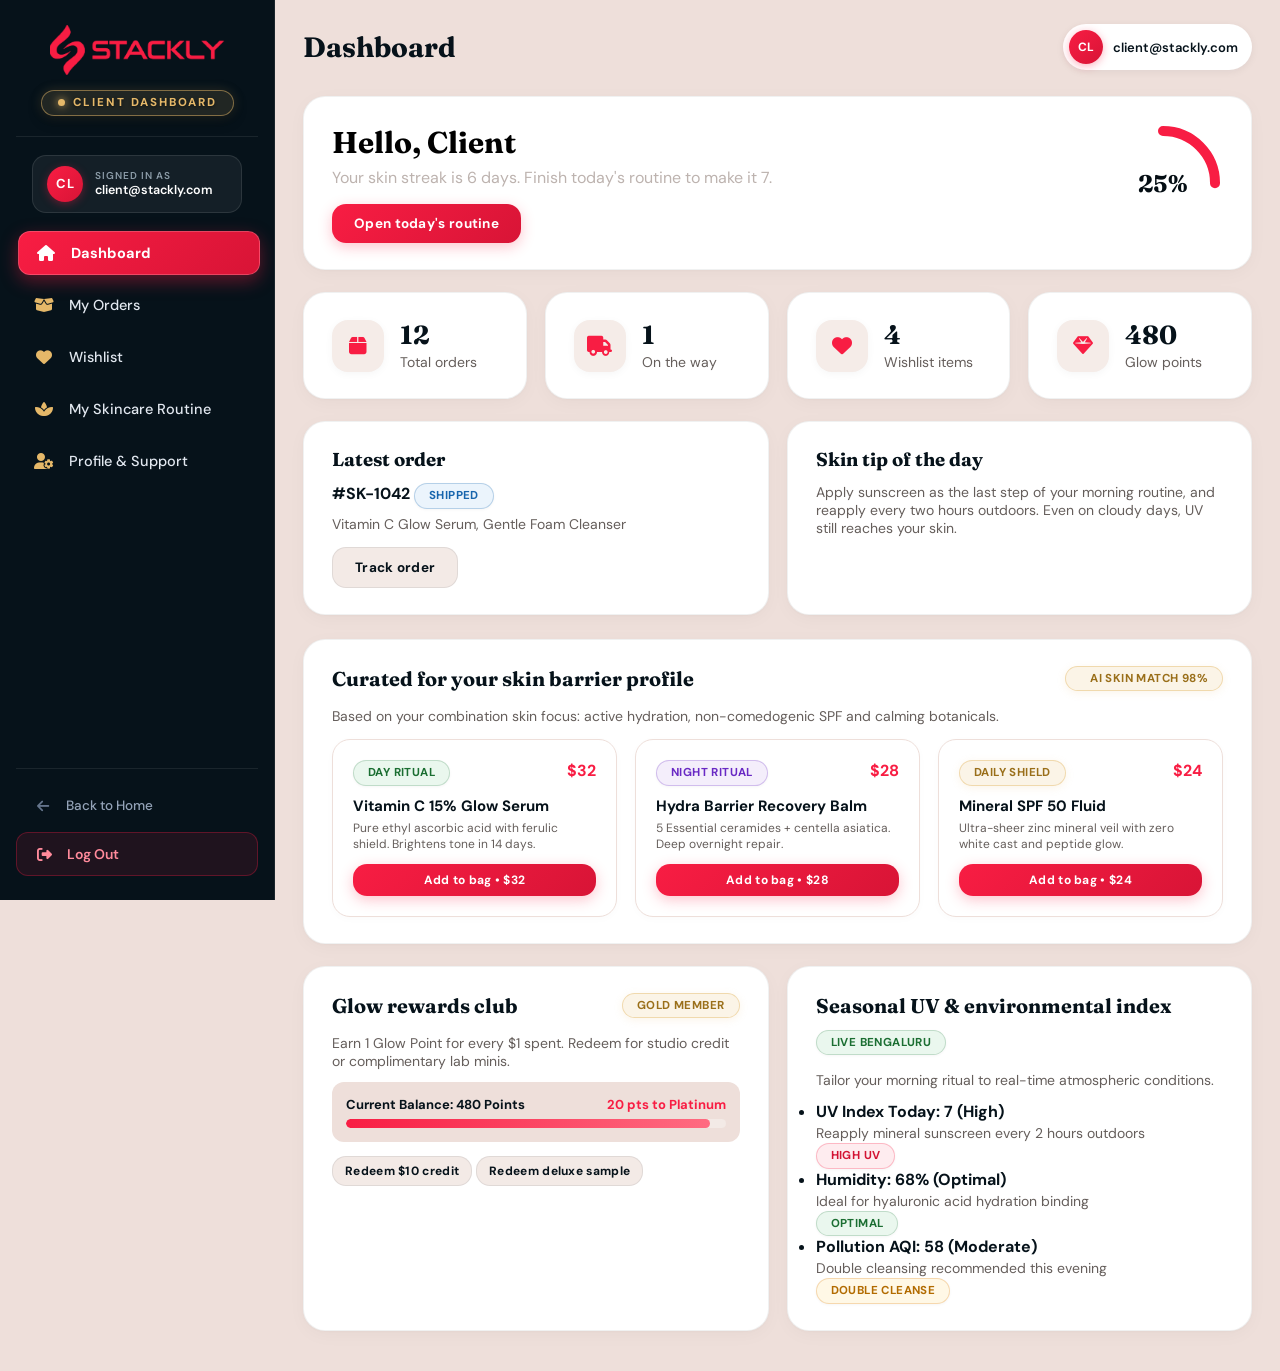
<file: ClientDashboard.html>
<!DOCTYPE html>
<html lang="en">
<head>
<meta charset="UTF-8">
<meta name="viewport" content="width=device-width, initial-scale=1">
<title>Stackly - My Account</title>
<link rel="icon" type="image/png" sizes="32x32" href="assets/Favicon-32x32.png">
<link rel="icon" type="image/png" sizes="16x16" href="assets/Favicon-16x16.png">
<link rel="icon" type="image/webp" href="assets/Favicon.webp">
<link rel="shortcut icon" href="favicon.ico">
<link rel="apple-touch-icon" sizes="180x180" href="assets/Favicon-180x180.png">
<link rel="stylesheet" href="https://cdnjs.cloudflare.com/ajax/libs/font-awesome/6.5.1/css/all.min.css">
<link href="https://fonts.googleapis.com/css2?family=DM+Sans:wght@400;500;700&family=Fraunces:wght@600;700&display=swap" rel="stylesheet">
<style>
:root{--blush:#EEDFDA;--navy:#06121A;--navy-dark:#040D13;--red:#F81D43;--gold:#E5B869;--white:#FFFFFF;--muted:#655E5B;--w:275px}
*{box-sizing:border-box;margin:0;padding:0}
html,body{overflow-x:hidden;width:100%}
body{font-family:'DM Sans',sans-serif;background:var(--blush);color:var(--navy);min-height:100vh}
button,input,textarea,select{font:inherit}
h1,h2,h3{font-family:'Fraunces',serif}
/* ==========================================================================
   ENHANCED VISIBLE & PROPERLY ALIGNED SIDEBAR STYLES (WITH GOLD ROLE BADGE)
   ========================================================================== */
.side {
  position: fixed;
  inset: 0 auto 0 0;
  width: var(--w);
  background: var(--navy);
  border-right: 1px solid rgba(255, 255, 255, 0.08);
  display: flex;
  flex-direction: column;
  padding: 24px 16px;
  z-index: 50;
  transition: transform .35s cubic-bezier(0.4, 0, 0.2, 1);
  overflow-y: auto;
  scrollbar-width: thin;
  scrollbar-color: rgba(255, 255, 255, 0.15) transparent;
}
.side::-webkit-scrollbar {
  width: 5px;
}
.side::-webkit-scrollbar-thumb {
  background: rgba(255, 255, 255, 0.15);
  border-radius: 4px;
}

/* BRAND HEADER BOX & LOGO */
.sidebar-brand-box {
  display: flex;
  flex-direction: column;
  align-items: center;
  justify-content: center;
  padding-bottom: 20px;
  margin-bottom: 18px;
  border-bottom: 1px solid rgba(255, 255, 255, 0.08);
  width: 100%;
  text-align: center;
  flex-shrink: 0;
}
.sidebar-brand-link {
  display: block;
  text-decoration: none;
  transition: transform 0.25s ease;
}
.sidebar-brand-link:hover {
  transform: scale(1.02);
}
.logo {
  width: 175px;
  height: 52px;
  margin: 0 auto;
  display: flex;
  align-items: center;
  justify-content: center;
  flex-shrink: 0;
}
.logo img {
  width: 100%;
  height: 100%;
  object-fit: contain;
  display: block;
}

/* BOLD STYLING GOLD COLOR ROLE BADGE */
.dashboard-role-badge {
  display: inline-flex;
  align-items: center;
  justify-content: center;
  gap: 8px;
  margin-top: 14px;
  padding: 6px 16px;
  background: rgba(229, 184, 105, 0.12);
  border: 1.5px solid rgba(229, 184, 105, 0.5);
  border-radius: 999px;
  box-shadow: 0 4px 14px rgba(0, 0, 0, 0.3), 0 0 12px rgba(229, 184, 105, 0.18);
}
.role-gold-dot {
  width: 7px;
  height: 7px;
  border-radius: 50%;
  background: var(--gold);
  box-shadow: 0 0 8px var(--gold);
  flex-shrink: 0;
}
.role-gold-text {
  font-family: 'DM Sans', sans-serif;
  font-size: 11.5px;
  font-weight: 800; /* BOLD STYLING */
  letter-spacing: 2px;
  text-transform: uppercase;
  color: var(--gold); /* GOLD COLOR FONT COLOR */
  line-height: 1;
  text-shadow: 0 1px 3px rgba(0, 0, 0, 0.6);
}

/* SIDEBAR NAVIGATION ITEMS */
.side nav {
  display: flex;
  flex-direction: column;
  gap: 8px;
  flex: 1;
}
.nav {
  display: flex;
  align-items: center;
  gap: 14px;
  width: 100%;
  padding: 12px 16px;
  border: 1px solid transparent;
  border-radius: 12px;
  background: transparent;
  color: #E2E8F0; /* High contrast visible text */
  font-size: 14.5px;
  font-weight: 500;
  cursor: pointer;
  text-align: left;
  transition: all 0.22s cubic-bezier(0.4, 0, 0.2, 1);
  white-space: nowrap;
}
.nav i {
  width: 22px;
  text-align: center;
  font-size: 16px;
  color: var(--gold); /* Warm gold icon accent */
  transition: all 0.22s ease;
  flex-shrink: 0;
}
.nav span {
  flex: 1;
  overflow: hidden;
  text-overflow: ellipsis;
}
.nav:hover {
  background: rgba(255, 255, 255, 0.08);
  color: #FFFFFF;
  border-color: rgba(255, 255, 255, 0.12);
  transform: translateX(4px);
}
.nav:hover i {
  color: #FFFFFF;
  transform: scale(1.1);
}
.nav.active {
  background: linear-gradient(135deg, #F81D43 0%, #D81436 100%);
  color: #FFFFFF;
  font-weight: 700;
  border-color: rgba(255, 255, 255, 0.2);
  box-shadow: 0 6px 18px rgba(248, 29, 67, 0.38);
  transform: translateX(2px);
}
.nav.active i {
  color: #FFFFFF;
}

/* SIDEBAR BOTTOM / FOOTER & LOGOUT */
.sidebar-bottom {
  margin-top: auto;
  padding-top: 18px;
  border-top: 1px solid rgba(255, 255, 255, 0.08);
  display: flex;
  flex-direction: column;
  gap: 8px;
  flex-shrink: 0;
  width: 100%;
}
.sidebar-back-link {
  display: flex;
  align-items: center;
  gap: 12px;
  width: 100%;
  padding: 10px 16px;
  border-radius: 10px;
  background: transparent;
  color: #94A3B8;
  font-size: 13.5px;
  font-weight: 500;
  text-decoration: none;
  transition: all 0.2s ease;
}
.sidebar-back-link i {
  width: 22px;
  text-align: center;
  font-size: 14px;
  color: #64748B;
  transition: color 0.2s ease;
  flex-shrink: 0;
}
.sidebar-back-link:hover {
  background: rgba(255, 255, 255, 0.06);
  color: #FFFFFF;
  transform: translateX(4px);
}
.sidebar-back-link:hover i {
  color: var(--gold);
}
.out {
  display: flex;
  align-items: center;
  gap: 12px;
  width: 100%;
  padding: 12px 16px;
  border-radius: 12px;
  background: rgba(248, 29, 67, 0.1);
  border: 1px solid rgba(248, 29, 67, 0.3);
  color: #FF8A9B;
  font-size: 14px;
  font-weight: 600;
  cursor: pointer;
  text-align: left;
  transition: all 0.22s ease;
  white-space: nowrap;
}
.out i {
  width: 22px;
  text-align: center;
  font-size: 15px;
  flex-shrink: 0;
}
.out:hover {
  background: var(--red);
  color: #FFFFFF;
  border-color: var(--red);
  box-shadow: 0 4px 16px rgba(248, 29, 67, 0.4);
  transform: translateY(-2px);
}
.out:hover i {
  color: #FFFFFF;
}
.main{margin-left:var(--w);padding:24px 28px 40px;overflow-x:hidden;min-width:0}
.top{display:flex;align-items:center;gap:14px;margin-bottom:26px}
.burger{display:none;width:44px;height:44px;border:0;border-radius:12px;background:var(--navy);color:#fff;cursor:pointer;align-items:center;justify-content:center;font-size:18px}
.top h1{font-size:28px;flex:1}
.who{display:flex;align-items:center;gap:10px;background:var(--white);padding:6px 14px 6px 6px;border-radius:40px;box-shadow:0 2px 8px rgba(6,18,26,.06);max-width:300px;flex-shrink:0}
.who b{width:34px;height:34px;border-radius:50%;background:linear-gradient(135deg,var(--red),#d81436);color:#fff;display:grid;place-items:center;font-weight:700;font-size:12px;letter-spacing:.5px;flex-shrink:0;box-shadow:0 2px 8px rgba(248,29,67,.35)}
.who span{font-size:13px;font-weight:600;color:var(--navy);max-width:210px;overflow:hidden;text-overflow:ellipsis;white-space:nowrap;display:inline-block}
.ov{position:fixed;inset:0;background:rgba(6,18,26,.55);opacity:0;pointer-events:none;transition:.3s;z-index:40}
.ov.show{opacity:1;pointer-events:auto}
.page{display:none}.page.active{display:block}
.grid{display:grid;gap:18px}
.g4{grid-template-columns:repeat(auto-fit,minmax(200px,1fr))}
.g2{grid-template-columns:repeat(auto-fit,minmax(300px,1fr))}
.g3{grid-template-columns:repeat(auto-fit,minmax(220px,1fr))}

.hero{background:var(--navy);color:#fff;display:flex;justify-content:space-between;align-items:center;gap:20px;flex-wrap:wrap}
.hero h2{font-size:30px;margin-bottom:6px}.hero p{color:#bdb3af}
.ring{position:relative;width:120px;height:120px}
.ring svg{transform:rotate(-90deg)}
.ring b{position:absolute;inset:0;display:grid;place-items:center;font-family:'Fraunces',serif;font-size:24px}
.stat{display:flex;align-items:center;gap:16px}
.stat i{width:50px;height:50px;border-radius:14px;background:var(--blush);color:var(--red);display:grid;place-items:center;font-size:20px}
.stat strong{font-size:26px;display:block;font-family:'Fraunces',serif}
.muted,.stat span{color:var(--muted);font-size:14px}
.sec{margin-top:22px}
.bar-h{display:flex;justify-content:space-between;align-items:center;gap:12px;margin-bottom:16px;flex-wrap:wrap}
.bar-h h3{font-size:20px}
.btn{border:0;background:var(--red);color:#fff;padding:10px 18px;border-radius:10px;cursor:pointer;font-weight:700;transition:.2s}
.btn:hover{background:var(--navy);transform:translateY(-2px)}
.btn.ghost{background:var(--blush);color:var(--navy)}
input[type=text],input[type=email],input[type=tel],select,textarea{padding:10px 14px;border:1.5px solid var(--blush);border-radius:10px;background:#fff;color:var(--navy);outline:0;width:100%}
textarea{min-height:110px;resize:vertical}
input:focus,select:focus,textarea:focus{border-color:var(--red)}

.ship{background:#e1ecf7;color:#1d5a99}.pend{background:#fff1d6;color:#9a6200}.done{background:#e3f3e8;color:#1f7a3d}
.order{display:grid;gap:14px}
.o-top{display:flex;justify-content:space-between;align-items:center;gap:10px;flex-wrap:wrap}
.track{display:flex;justify-content:space-between;position:relative;margin:8px 0 4px}
.track::before{content:"";position:absolute;top:13px;left:6%;right:6%;height:3px;background:var(--blush)}
.track .fill{position:absolute;top:13px;left:6%;height:3px;background:var(--red);width:0}
.step{position:relative;text-align:center;font-size:12px;color:var(--muted);flex:1}
.step i{width:28px;height:28px;border-radius:50%;background:var(--blush);display:grid;place-items:center;margin:0 auto 6px;font-size:12px}
.step.on i{background:var(--red);color:#fff}
.tabs{display:flex;gap:8px;flex-wrap:wrap}
.tab{border:0;padding:8px 16px;border-radius:20px;background:var(--blush);cursor:pointer;color:var(--navy);transition:.2s}
.tab.active{background:var(--navy);color:#fff}
.prod{padding:0;overflow:hidden;position:relative}
.ph{height:150px;background:linear-gradient(135deg,var(--blush),#e0c9c2);display:grid;place-items:center;font-size:42px;color:var(--red)}
.prod .in{padding:16px}
.prod h3{font-size:17px;margin-bottom:4px}
.heart{position:absolute;top:12px;right:12px;width:36px;height:36px;border:0;border-radius:50%;background:#fff;color:var(--red);cursor:pointer}
.prod .row{display:flex;justify-content:space-between;align-items:center;margin-top:12px}
.rt h3{font-size:18px}
.rt ul{list-style:none;margin-top:10px}
.rt li{display:flex;align-items:center;gap:12px;padding:12px;border-radius:12px;cursor:pointer;transition:.2s}
.rt li:hover{background:#fbf6f4}
.rt li input{display:none}
.rt li .ck{width:24px;height:24px;border-radius:50%;border:2px solid var(--blush);display:grid;place-items:center;color:#fff;font-size:11px;flex-shrink:0;transition:.25s}
.rt li.on .ck{background:var(--red);border-color:var(--red)}
.rt li.on .nm{text-decoration:line-through;color:var(--muted)}
.rt small{display:block;color:var(--muted)}
.form{display:grid;grid-template-columns:repeat(auto-fit,minmax(220px,1fr));gap:14px}
.form label{font-size:13px;color:var(--muted);display:block;margin-bottom:5px}
.faq{border-bottom:1px solid var(--blush)}
.faq button{width:100%;background:none;border:0;padding:14px 0;display:flex;justify-content:space-between;align-items:center;cursor:pointer;text-align:left;color:var(--navy);font-weight:500}
.faq button i{transition:.3s}.faq.open button i{transform:rotate(180deg)}
.faq div{height:0;overflow:hidden;color:var(--muted)}
.faq div p{padding-bottom:14px}
.modal{position:fixed;inset:0;display:none;place-items:center;background:rgba(6,18,26,.6);z-index:100;padding:20px}
.modal.show{display:grid}
.box{background:#fff;border-radius:18px;padding:28px;max-width:380px;width:100%;text-align:center}
.box h3{margin-bottom:8px}.box p{color:var(--muted);margin-bottom:20px}.box .btn{margin:0 4px}
.toast{position:fixed;right:20px;bottom:20px;background:var(--navy);color:#fff;padding:14px 20px;border-radius:12px;z-index:120;display:none}

/* Sidebar User Card (Hamburger menu drawer) */
.sidebar-user-chip {
  display: flex;
  align-items: center;
  gap: 12px;
  background: rgba(255, 255, 255, 0.06);
  border: 1px solid rgba(255, 255, 255, 0.1);
  padding: 10px 14px;
  border-radius: 14px;
  margin: 0 16px 18px 16px;
  transition: all 0.25s ease;
}
.sidebar-user-chip:hover {
  background: rgba(255, 255, 255, 0.1);
  border-color: rgba(248, 29, 67, 0.4);
}
.sidebar-user-avatar {
  width: 36px;
  height: 36px;
  border-radius: 50%;
  background: linear-gradient(135deg, #F81D43, #d81436);
  color: #fff;
  display: grid;
  place-items: center;
  font-weight: 700;
  font-size: 13px;
  letter-spacing: 0.5px;
  flex-shrink: 0;
  box-shadow: 0 2px 8px rgba(248, 29, 67, 0.35);
}
.sidebar-user-meta {
  display: flex;
  flex-direction: column;
  min-width: 0;
  overflow: hidden;
}
.sidebar-user-label {
  font-size: 10px;
  text-transform: uppercase;
  letter-spacing: 1px;
  color: #8C9CA8;
  font-weight: 600;
}
.sidebar-user-email {
  font-size: 12.5px;
  font-weight: 600;
  color: #FFFFFF;
  white-space: nowrap;
  overflow: hidden;
  text-overflow: ellipsis;
}


/* Mobile Fixed Header & Sticky Top Bar */
@media(max-width:900px){
  .side{transform:translateX(-100%)}
  .side.open{transform:none}
  .main{
    margin-left:0;
    padding:16px;
    padding-top:80px;
    overflow-x:hidden;
  }
  .burger{
    display:flex;
    width:40px;
    height:40px;
    font-size:16px;
    flex-shrink:0;
  }
  .top {
    position: fixed;
    top: 0;
    left: 0;
    right: 0;
    width: 100%;
    height: 64px;
    z-index: 35;
    background: var(--blush);
    padding: 0 16px;
    margin: 0;
    box-shadow: 0 4px 18px rgba(6, 18, 26, 0.08);
    display: flex;
    align-items: center;
    gap: 12px;
    box-sizing: border-box;
    backdrop-filter: blur(12px);
    -webkit-backdrop-filter: blur(12px);
  }
  .top h1 {
    font-size: 20px;
    flex: 1;
    min-width: 0;
    overflow: hidden;
    text-overflow: ellipsis;
    white-space: nowrap;
    margin: 0;
  }
  .who {
    display: flex !important;
    align-items: center;
    gap: 8px;
    padding: 5px 12px 5px 5px !important;
    max-width: 190px;
    flex-shrink: 0;
  }
  .who span {
    display: inline-block !important;
    font-size: 11.5px;
    max-width: 125px;
    overflow: hidden;
    text-overflow: ellipsis;
    white-space: nowrap;
  }
  .hero h2{font-size:24px}
}
@media(max-width:600px){
  .card{padding:16px}
  .stat strong{font-size:22px}
  .main{padding:14px;padding-top:74px}
  .top{height:60px;padding:0 14px}
  .top h1{font-size:18px}
  .who{max-width:160px;padding:4px 10px 4px 4px !important}
  .who span{max-width:100px;font-size:11px}
}
@media(max-width:400px){
  .main{padding:12px;padding-top:68px}
  .top{height:56px;padding:0 10px;gap:8px}
  .top h1{font-size:16px}
  .who{max-width:145px;padding:4px 8px 4px 4px !important}
  .who span{max-width:90px;font-size:10px}
}
@media(prefers-reduced-motion:reduce){*{transition:none!important}}

/* Additional Responsive Layout Helpers & Section Components */
.g3{display:grid;grid-template-columns:repeat(auto-fit,minmax(240px,1fr));gap:18px}
.pill.gold{background:rgba(229,184,105,.18);color:#a87b20;border:1px solid rgba(229,184,105,.45)}
.pill.purple{background:#f1ecf9;color:#5f3299}
.timeline{list-style:none;position:relative;padding-left:24px;margin-top:12px}
.timeline::before{content:"";position:absolute;top:8px;bottom:8px;left:7px;width:2px;background:var(--blush)}
.timeline-item{position:relative;margin-bottom:18px}
.timeline-item:last-child{margin-bottom:0}
.timeline-dot{position:absolute;left:-24px;top:4px;width:16px;height:16px;border-radius:50%;background:var(--red);border:3px solid #fff;box-shadow:0 0 0 1.5px var(--red)}
.timeline-dot.gold{background:var(--gold);box-shadow:0 0 0 1.5px var(--gold)}
.timeline-dot.green{background:#1f7a3d;box-shadow:0 0 0 1.5px #1f7a3d}
.timeline-time{font-size:11px;font-weight:700;color:var(--muted);text-transform:uppercase;letter-spacing:.5px;margin-bottom:3px}
.timeline-title{font-size:14px;font-weight:600;color:var(--navy)}
.timeline-desc{font-size:12.5px;color:var(--muted);margin-top:2px}
.water-grid{display:flex;gap:10px;margin-top:14px;flex-wrap:wrap}
.water-cup{width:42px;height:52px;border:2px dashed var(--blush);border-radius:6px 6px 14px 14px;display:grid;place-items:center;color:var(--muted);cursor:pointer;transition:.25s;font-size:18px}
.water-cup:hover{border-color:var(--red);transform:translateY(-2px)}
.water-cup.full{background:linear-gradient(180deg,#60a5fa,#2563eb);border-color:#2563eb;color:#fff;box-shadow:0 4px 10px rgba(37,99,235,.3)}
.day-grid{display:grid;grid-template-columns:repeat(auto-fit,minmax(110px,1fr));gap:10px;margin-top:14px}
.day-card{background:var(--blush);padding:12px 10px;border-radius:12px;text-align:center;transition:.2s;cursor:pointer}
.day-card:hover,.day-card.active-day{background:var(--navy);color:#fff}
.day-card:hover .day-sub,.day-card.active-day .day-sub{color:#e2e8f0}
.day-name{font-weight:700;font-size:13px;margin-bottom:4px}
.day-sub{font-size:11px;color:var(--muted)}
.rating-stars{color:#f59e0b;font-size:13px;display:flex;gap:3px}
.tag-pill{display:inline-flex;align-items:center;gap:6px;padding:3px 10px;border-radius:20px;font-size:11.5px;font-weight:600;background:rgba(6,18,26,.06);color:var(--navy)}
.action-box{border:1.5px dashed var(--blush);border-radius:14px;padding:16px;text-align:center;transition:.2s}
.action-box:hover{border-color:var(--red);background:#fff9f9}



/* ==========================================================================
   ELEVATED LUXURY ROUNDED ELEMENTS STYLING (CARDS, PILLS, TABLES, INPUTS, BTNS)
   ========================================================================== */

/* 1. CARDS: Elegant 22px curvature with soft ambient elevation */
.card {
  background: var(--white);
  border-radius: 22px;
  padding: 26px 28px;
  border: 1px solid rgba(6, 18, 26, 0.06);
  box-shadow: 0 4px 20px -2px rgba(6, 18, 26, 0.04), 0 1px 3px rgba(6, 18, 26, 0.02);
  transition: box-shadow 0.25s ease, transform 0.25s ease;
  position: relative;
}
.card.sec {
  margin-top: 24px;
}
.card:hover {
  box-shadow: 0 8px 28px -4px rgba(6, 18, 26, 0.07), 0 2px 6px rgba(6, 18, 26, 0.03);
}

/* 2. PILL BADGES: Precision rounded pills with luxury tints & clean borders */
.pill {
  display: inline-flex;
  align-items: center;
  justify-content: center;
  gap: 6px;
  padding: 6px 14px;
  border-radius: 999px;
  font-size: 11.5px;
  font-weight: 700;
  letter-spacing: 0.4px;
  text-transform: uppercase;
  white-space: nowrap;
  line-height: 1;
  box-shadow: 0 1px 3px rgba(6, 18, 26, 0.04);
  transition: all 0.2s ease;
}
.pill.ok, .pill.done {
  background: #EAF7EE;
  color: #1B6E32;
  border: 1px solid rgba(27, 110, 50, 0.2);
}
.pill.gold {
  background: rgba(229, 184, 105, 0.16);
  color: #9A6F1A;
  border: 1.5px solid rgba(229, 184, 105, 0.45);
  box-shadow: 0 2px 8px rgba(229, 184, 105, 0.15);
}
.pill.low, .pill.pend {
  background: #FFF8E6;
  color: #B26B00;
  border: 1px solid rgba(217, 119, 6, 0.25);
}
.pill.bad, .pill.cancel {
  background: #FEECEF;
  color: #D31333;
  border: 1px solid rgba(248, 29, 67, 0.25);
}
.pill.ship {
  background: #EBF4FC;
  color: #1765AD;
  border: 1px solid rgba(23, 101, 173, 0.25);
}
.pill.purple {
  background: #F4EEFB;
  color: #6929C4;
  border: 1px solid rgba(105, 41, 196, 0.25);
}

/* 3. TABLES: High-end rounded table container with generous cell breathing room */
.tw {
  overflow-x: auto;
  border-radius: 16px;
  border: 1px solid rgba(6, 18, 26, 0.08);
  background: #FFFFFF;
  box-shadow: 0 2px 8px rgba(6, 18, 26, 0.02);
  margin-top: 14px;
}
table {
  width: 100%;
  border-collapse: separate;
  border-spacing: 0;
  min-width: 580px;
}
thead th {
  background: #FBF7F5;
  color: var(--muted);
  font-size: 11.5px;
  font-weight: 700;
  text-transform: uppercase;
  letter-spacing: 0.8px;
  padding: 14px 18px;
  border-bottom: 1.5px solid rgba(6, 18, 26, 0.07);
  text-align: left;
}
thead th:first-child {
  border-top-left-radius: 16px;
}
thead th:last-child {
  border-top-right-radius: 16px;
}
tbody td {
  padding: 15px 18px;
  border-bottom: 1px solid rgba(6, 18, 26, 0.05);
  font-size: 13.5px;
  color: var(--navy);
  vertical-align: middle;
  line-height: 1.5;
  transition: background 0.15s ease;
}
tbody tr:last-child td {
  border-bottom: 0;
}
tbody tr:last-child td:first-child {
  border-bottom-left-radius: 16px;
}
tbody tr:last-child td:last-child {
  border-bottom-right-radius: 16px;
}
tbody tr:hover td {
  background: #FAF5F3;
}

/* 4. BUTTONS & ACTIONS: Soft rounded pill geometry with radiant feedback */
.btn {
  display: inline-flex;
  align-items: center;
  justify-content: center;
  gap: 8px;
  border: 0;
  background: linear-gradient(135deg, #F81D43 0%, #D81436 100%);
  color: #fff;
  padding: 11px 22px;
  border-radius: 14px;
  cursor: pointer;
  font-weight: 700;
  font-size: 13.5px;
  letter-spacing: 0.3px;
  transition: all 0.25s cubic-bezier(0.4, 0, 0.2, 1);
  box-shadow: 0 4px 14px rgba(248, 29, 67, 0.26);
  white-space: nowrap;
}
.btn:hover {
  background: linear-gradient(135deg, #06121A 0%, #15222E 100%);
  color: #FFFFFF;
  transform: translateY(-2px);
  box-shadow: 0 6px 18px rgba(6, 18, 26, 0.25);
}
.btn.ghost {
  background: #F3EAE6;
  color: var(--navy);
  border: 1px solid rgba(6, 18, 26, 0.08);
  box-shadow: none;
}
.btn.ghost:hover {
  background: var(--navy);
  color: #FFFFFF;
  border-color: var(--navy);
  box-shadow: 0 4px 14px rgba(6, 18, 26, 0.2);
}

/* 5. FORM INPUTS & SELECTS: Rounded 14px input fields */
input[type=text], input[type=email], input[type=tel], input[type=number], select, textarea {
  padding: 12px 18px;
  border: 1.5px solid rgba(6, 18, 26, 0.12);
  border-radius: 14px;
  background: #FFFFFF;
  color: var(--navy);
  font-family: inherit;
  font-size: 13.5px;
  transition: all 0.2s cubic-bezier(0.4, 0, 0.2, 1);
  outline: none;
  width: 100%;
  box-shadow: inset 0 1px 2px rgba(6, 18, 26, 0.02);
}
input:focus, select:focus, textarea:focus {
  border-color: var(--red);
  box-shadow: 0 0 0 3px rgba(248, 29, 67, 0.14);
  background: #FFFFFF;
}

/* 6. SHARE INPUT BOX GROUP */
.share-input-group {
  display: flex;
  align-items: center;
  gap: 12px;
  flex-wrap: wrap;
  margin-top: 14px;
}
.share-input-wrapper {
  flex: 1;
  min-width: 260px;
  position: relative;
  display: flex;
  align-items: center;
}
.share-input-wrapper .share-icon {
  position: absolute;
  left: 16px;
  color: var(--muted);
  font-size: 14px;
  pointer-events: none;
}
.share-input-wrapper input {
  padding-left: 42px;
  background: #FDFBF9;
  border: 1.5px solid rgba(6, 18, 26, 0.1);
  font-size: 13px;
  color: var(--navy);
  border-radius: 14px;
}

/* 7. ACTION BOXES & STAT SQUIRCLES */
.action-box {
  background: #FFFFFF;
  border: 1px solid rgba(6, 18, 26, 0.08);
  border-radius: 18px;
  padding: 20px;
  transition: all 0.25s ease;
  box-shadow: 0 2px 8px rgba(6, 18, 26, 0.02);
}
.action-box:hover {
  border-color: rgba(248, 29, 67, 0.35);
  box-shadow: 0 6px 20px rgba(248, 29, 67, 0.08);
  transform: translateY(-2px);
}
.stat i {
  width: 52px;
  height: 52px;
  border-radius: 16px;
  background: #F5ECE8;
  color: var(--red);
  display: grid;
  place-items: center;
  font-size: 20px;
  flex-shrink: 0;
  box-shadow: 0 2px 8px rgba(6, 18, 26, 0.04);
}
.stat.dark i {
  background: linear-gradient(135deg, var(--red), #d81436);
  color: #fff;
  box-shadow: 0 4px 12px rgba(248, 29, 67, 0.35);
}

/* 8. FILTER TABS & PROGRESS METERS */
.tabs {
  display: flex;
  gap: 8px;
  flex-wrap: wrap;
}
.tab {
  border: 1px solid rgba(6, 18, 26, 0.08);
  padding: 8px 18px;
  border-radius: 999px;
  background: #F4EBE7;
  cursor: pointer;
  color: var(--navy);
  font-weight: 600;
  font-size: 12.5px;
  transition: all 0.22s ease;
}
.tab:hover {
  background: #EEDFDA;
  transform: translateY(-1px);
}
.tab.active {
  background: var(--navy);
  color: #FFFFFF;
  border-color: var(--navy);
  box-shadow: 0 2px 8px rgba(6, 18, 26, 0.2);
}
.meter {
  height: 9px;
  background: #F3EAE6;
  border-radius: 999px;
  overflow: hidden;
  min-width: 80px;
}
.meter i {
  display: block;
  height: 100%;
  background: linear-gradient(90deg, #F81D43 0%, #FF6B81 100%);
  border-radius: 999px;
}

/* 9. ROUTINE LIST ITEMS & CHECKCIRCLES */
.rt li {
  display: flex;
  align-items: center;
  gap: 14px;
  padding: 14px 16px;
  border-radius: 16px;
  cursor: pointer;
  transition: all 0.2s ease;
  border: 1px solid transparent;
  margin-bottom: 6px;
}
.rt li:hover {
  background: #FAF5F3;
  border-color: rgba(6, 18, 26, 0.05);
}
.rt li .ck {
  width: 26px;
  height: 26px;
  border-radius: 50%;
  border: 2px solid rgba(6, 18, 26, 0.15);
  display: grid;
  place-items: center;
  color: #fff;
  font-size: 11px;
  flex-shrink: 0;
  transition: all 0.25s ease;
}
.rt li.on .ck {
  background: var(--red);
  border-color: var(--red);
  box-shadow: 0 2px 8px rgba(248, 29, 67, 0.35);
}

/* Custom Luxury Scrollbar in Brand Red (#F81D43) */
::-webkit-scrollbar {
  width: 9px;
  height: 9px;
}
::-webkit-scrollbar-track {
  background: var(--blush);
}
::-webkit-scrollbar-thumb {
  background: #F81D43;
  border-radius: 999px;
  border: 2px solid var(--blush);
  box-shadow: inset 0 0 4px rgba(0, 0, 0, 0.15);
  transition: background 0.25s ease;
}
::-webkit-scrollbar-thumb:hover {
  background: #D91033;
}
::-webkit-scrollbar-thumb:active {
  background: #b50f2c;
}
html {
  scrollbar-width: thin;
  scrollbar-color: #F81D43 var(--blush);
}

/* Lenis Animated Luxury Scroll Progress Indicator in #F81D43 */
.lenis-scroll-progress {
  position: fixed;
  top: 0;
  left: 0;
  width: 100%;
  height: 3.5px;
  background: linear-gradient(90deg, #F81D43 0%, #ff4d6d 50%, #F81D43 100%);
  transform-origin: 0% 50%;
  transform: scaleX(0);
  z-index: 99999;
  pointer-events: none;
  box-shadow: 0 0 12px rgba(248, 29, 67, 0.65);
  transition: transform 0.04s cubic-bezier(0.25, 1, 0.5, 1), box-shadow 0.2s ease;
}

</style>
</head>
<body>
<!-- ==============================================
     STACKLY 1-SECOND LUXURY BRAND PRELOADER
     ============================================== -->
<style id="stackly-preloader-css">
.stackly-preloader{position:fixed;inset:0;width:100vw;height:100vh;background-color:#06121A;z-index:999999;display:flex;align-items:center;justify-content:center;flex-direction:column;transition:opacity .4s cubic-bezier(.4,0,.2,1),visibility .4s ease;overflow:hidden}
.stackly-preloader.preloader-hidden{opacity:0;visibility:hidden;pointer-events:none}
.preloader-content{display:flex;flex-direction:column;align-items:center;justify-content:center;position:relative;z-index:2}
.preloader-icon-wrap{position:relative;width:86px;height:86px;display:flex;align-items:center;justify-content:center;margin-bottom:20px}
.preloader-logo-icon{width:52px;height:52px;object-fit:contain;filter:drop-shadow(0 0 16px rgba(248,29,67,.5));animation:preloaderPulse 1.2s ease-in-out infinite alternate}
.preloader-ring{position:absolute;inset:0;border-radius:50%;border:2px solid rgba(255,255,255,.08);border-top-color:#F81D43;border-right-color:rgba(229,184,105,.7);animation:preloaderSpin .9s linear infinite}
.preloader-brand-title{font-family:'DM Sans','Plus Jakarta Sans',sans-serif;font-size:13px;font-weight:800;letter-spacing:4px;color:#FFFFFF;margin-bottom:18px;text-transform:uppercase;opacity:.95}
.preloader-bar-wrap{width:140px;height:3px;background:rgba(255,255,255,.1);border-radius:999px;overflow:hidden;position:relative}
.preloader-bar{position:absolute;top:0;left:0;height:100%;width:0%;background:linear-gradient(90deg,#F81D43,#E5B869);border-radius:999px;animation:preloaderProgress 1s cubic-bezier(.2,.8,.2,1) forwards}
@keyframes preloaderPulse{0%{transform:scale(.95);filter:drop-shadow(0 0 10px rgba(248,29,67,.4))}100%{transform:scale(1.05);filter:drop-shadow(0 0 22px rgba(248,29,67,.85))}}
@keyframes preloaderSpin{0%{transform:rotate(0deg)}100%{transform:rotate(360deg)}}
@keyframes preloaderProgress{0%{width:0%}100%{width:100%}}
</style>
<div class="stackly-preloader" id="stackly-preloader" aria-label="Loading Stackly Skincare">
  <div class="preloader-content">
    <div class="preloader-icon-wrap">
      <img src="assets/Favicon.png" alt="Stackly Icon" class="preloader-logo-icon">
      <div class="preloader-ring"></div>
    </div>
    <div class="preloader-brand-title">STACKLY</div>
    <div class="preloader-bar-wrap">
      <div class="preloader-bar"></div>
    </div>
  </div>
</div>
<script>
  (function() {
    var start = Date.now();
    function dismiss() {
      var wait = Math.max(0, 1000 - (Date.now() - start));
      setTimeout(function() {
        var p = document.getElementById('stackly-preloader');
        if (p) {
          p.classList.add('preloader-hidden');
          setTimeout(function() {
            if (p && p.parentNode) p.parentNode.removeChild(p);
          }, 450);
        }
      }, wait);
    }
    if (document.readyState === 'complete') {
      dismiss();
    } else {
      window.addEventListener('load', dismiss);
      setTimeout(dismiss, 1000); // 1-second fallback
    }
  })();
</script>


<aside class="side" id="side" data-lenis-prevent>
  <div class="sidebar-brand-box">
    <a href="ClientDashboard.html" class="sidebar-brand-link" id="sidebarBrandLink" title="Stackly Client Dashboard - Home">
      <div class="logo"><img src="./assets/Brand-logo.webp" alt="Stackly Skincare Logo"></div>
    </a>
    <div class="dashboard-role-badge">
      <span class="role-gold-dot"></span>
      <span class="role-gold-text">CLIENT DASHBOARD</span>
    </div>
  </div>
  
  <div class="sidebar-user-chip" id="sidebarUserChip" onclick="location.href='404.html'" style="cursor:pointer" title="Signed in user">
    <div class="sidebar-user-avatar" id="sidebarUserAvatar">CL</div>
    <div class="sidebar-user-meta">
      <span class="sidebar-user-label">Signed in as</span>
      <span class="sidebar-user-email" id="sidebarUserEmail">client@stackly.com</span>
    </div>
  </div>
  
  <nav>
    <button class="nav active" data-page="dash"><i class="fa-solid fa-house"></i><span>Dashboard</span></button>
    <button class="nav" data-page="orders"><i class="fa-solid fa-box-open"></i><span>My Orders</span></button>
    <button class="nav" data-page="wish"><i class="fa-solid fa-heart"></i><span>Wishlist</span></button>
    <button class="nav" data-page="routine"><i class="fa-solid fa-spa"></i><span>My Skincare Routine</span></button>
    <button class="nav" data-page="profile"><i class="fa-solid fa-user-gear"></i><span>Profile &amp; Support</span></button>
  </nav>

  <div class="sidebar-bottom">
    <a href="index.html" class="sidebar-back-link" id="sidebarBackHomeLink" title="Back to Home">
      <i class="fa-solid fa-arrow-left"></i>
      <span>Back to Home</span>
    </a>
    <button class="out" id="logoutBtn">
      <i class="fa-solid fa-right-from-bracket"></i>
      <span>Log Out</span>
    </button>
  </div>
</aside>
<div class="ov" id="ov"></div>

<main class="main">
  <header class="top">
    <button class="burger" id="burger" aria-label="Menu"><i class="fa-solid fa-bars"></i></button>
    <h1 id="title">Dashboard</h1>
    <div class="who" id="userBadge" onclick="location.href='404.html'" style="cursor:pointer" title="Logged in user"><b id="userAvatar">AK</b><span id="userEmail">client@stackly.com</span></div>
  </header>

  <!-- DASHBOARD -->
  <section class="page active" id="dash">
    <div class="card hero anim">
      <div><h2 id="greetingName" style="color: black;">Hello, Client</h2><p>Your skin streak is 6 days. Finish today's routine to make it 7.</p>
        <button type="button" class="btn" style="margin-top:16px" onclick="location.href='404.html'">Open today's routine</button></div>
      <div class="ring" style="color:#040D13"><svg width="120" height="120"><circle cx="60" cy="60" r="52" fill="none" stroke="rgba(255,255,255,.15)" stroke-width="10"/><circle id="ringC" cx="60" cy="60" r="52" fill="none" stroke="#F81D43" stroke-width="10" stroke-linecap="round" stroke-dasharray="326.7" stroke-dashoffset="326.7"/></svg><b id="ringT">0%</b></div>
    </div>
    <div class="grid g4 sec">
      <div class="card stat anim"><i class="fa-solid fa-box"></i><div><strong data-count="12">0</strong><span>Total orders</span></div></div>
      <div class="card stat anim"><i class="fa-solid fa-truck"></i><div><strong data-count="1">0</strong><span>On the way</span></div></div>
      <div class="card stat anim"><i class="fa-solid fa-heart"></i><div><strong id="wCount">4</strong><span>Wishlist items</span></div></div>
      <div class="card stat anim"><i class="fa-solid fa-gem"></i><div><strong data-count="480">0</strong><span>Glow points</span></div></div>
    </div>
    <div class="grid g2 sec">
      <div class="card anim"><h3 style="margin-bottom:12px">Latest order</h3>
        <p><b>#SK-1042</b> <span class="pill ship">Shipped</span></p>
        <p class="muted" style="margin:6px 0 14px">Vitamin C Glow Serum, Gentle Foam Cleanser</p>
        <button type="button" class="btn ghost" onclick="location.href='404.html'">Track order</button></div>
      <div class="card anim"><h3 style="margin-bottom:12px">Skin tip of the day</h3>
        <p class="muted">Apply sunscreen as the last step of your morning routine, and reapply every two hours outdoors. Even on cloudy days, UV still reaches your skin.</p></div>
    </div>
  
    <!-- Personalized Formulation Recommendations -->
    <div class="card sec anim">
      <div class="bar-h">
        <h3>Curated for your skin barrier profile</h3>
        <span class="pill gold"><i class="fa-solid fa-sparkles" style="margin-right:4px"></i>AI Skin Match 98%</span>
      </div>
      <p class="muted" style="margin-bottom:14px">Based on your combination skin focus: active hydration, non-comedogenic SPF and calming botanicals.</p>
      <div class="grid g3">
        <div class="action-box" style="text-align:left;border-style:solid;border-color:var(--blush)">
          <div style="display:flex;justify-content:space-between;align-items:flex-start">
            <span class="pill ok">Day Ritual</span>
            <strong style="color:var(--red);font-size:16px">$32</strong>
          </div>
          <h4 style="margin:10px 0 4px;font-size:15px">Vitamin C 15% Glow Serum</h4>
          <p class="muted" style="font-size:12px;margin-bottom:12px">Pure ethyl ascorbic acid with ferulic shield. Brightens tone in 14 days.</p>
          <button type="button" class="btn" style="width:100%;font-size:12px;padding:8px" onclick="location.href='404.html'">Add to bag &bull; $32</button>
        </div>

        <div class="action-box" style="text-align:left;border-style:solid;border-color:var(--blush)">
          <div style="display:flex;justify-content:space-between;align-items:flex-start">
            <span class="pill purple">Night Ritual</span>
            <strong style="color:var(--red);font-size:16px">$28</strong>
          </div>
          <h4 style="margin:10px 0 4px;font-size:15px">Hydra Barrier Recovery Balm</h4>
          <p class="muted" style="font-size:12px;margin-bottom:12px">5 Essential ceramides + centella asiatica. Deep overnight repair.</p>
          <button type="button" class="btn" style="width:100%;font-size:12px;padding:8px" onclick="location.href='404.html'">Add to bag &bull; $28</button>
        </div>

        <div class="action-box" style="text-align:left;border-style:solid;border-color:var(--blush)">
          <div style="display:flex;justify-content:space-between;align-items:flex-start">
            <span class="pill gold">Daily Shield</span>
            <strong style="color:var(--red);font-size:16px">$24</strong>
          </div>
          <h4 style="margin:10px 0 4px;font-size:15px">Mineral SPF 50 Fluid</h4>
          <p class="muted" style="font-size:12px;margin-bottom:12px">Ultra-sheer zinc mineral veil with zero white cast and peptide glow.</p>
          <button type="button" class="btn" style="width:100%;font-size:12px;padding:8px" onclick="location.href='404.html'">Add to bag &bull; $24</button>
        </div>
      </div>
    </div>

    <!-- Glow Loyalty Rewards & VIP Perks -->
    <div class="grid g2 sec anim">
      <div class="card">
        <div class="bar-h"><h3>Glow rewards club</h3><span class="pill gold">Gold Member</span></div>
        <p class="muted" style="margin-bottom:12px">Earn 1 Glow Point for every $1 spent. Redeem for studio credit or complimentary lab minis.</p>
        <div style="background:var(--blush);border-radius:12px;padding:14px;margin-bottom:14px">
          <div style="display:flex;justify-content:space-between;font-weight:700;font-size:13px;margin-bottom:6px">
            <span>Current Balance: 480 Points</span>
            <span style="color:var(--red)">20 pts to Platinum</span>
          </div>
          <div class="meter"><i style="width:96%"></i></div>
        </div>
        <div class="row" style="gap:10px">
          <button type="button" class="btn ghost" style="padding:6px 12px;font-size:12px" onclick="location.href='404.html'">Redeem $10 credit</button>
          <button type="button" class="btn ghost" style="padding:6px 12px;font-size:12px" onclick="location.href='404.html'">Redeem deluxe sample</button>
        </div>
      </div>

      <div class="card">
        <div class="bar-h"><h3>Seasonal UV &amp; environmental index</h3><span class="pill ok">Live Bengaluru</span></div>
        <p class="muted" style="margin-bottom:12px">Tailor your morning ritual to real-time atmospheric conditions.</p>
        <ul class="list">
          <li><div><strong>UV Index Today: 7 (High)</strong><br><span class="muted">Reapply mineral sunscreen every 2 hours outdoors</span></div><span class="pill bad">High UV</span></li>
          <li><div><strong>Humidity: 68% (Optimal)</strong><br><span class="muted">Ideal for hyaluronic acid hydration binding</span></div><span class="pill ok">Optimal</span></li>
          <li><div><strong>Pollution AQI: 58 (Moderate)</strong><br><span class="muted">Double cleansing recommended this evening</span></div><span class="pill low">Double Cleanse</span></li>
        </ul>
      </div>
    </div>

  </section>

  <!-- ORDERS -->
  <section class="page" id="orders">
    <div class="tabs anim" id="oTabs" style="margin-bottom:18px">
      <button class="tab active" data-s="all">All</button><button class="tab" data-s="ship">Shipped</button><button class="tab" data-s="done">Delivered</button><button class="tab" data-s="pend">Pending</button></div>
    <div class="grid" id="oList">
      <div class="card order anim" data-s="ship">
        <div class="o-top"><div><b>#SK-1042</b><br><span class="muted">Placed 24 Oct 2026 · $64</span></div><span class="pill ship">Shipped</span></div>
        <div class="track"><span class="fill" data-w="62%"></span>
          <div class="step on"><i class="fa-solid fa-check"></i>Placed</div><div class="step on"><i class="fa-solid fa-box"></i>Packed</div><div class="step on"><i class="fa-solid fa-truck"></i>Shipped</div><div class="step"><i class="fa-solid fa-house"></i>Delivered</div></div>
        <p class="muted">Vitamin C Glow Serum, Gentle Foam Cleanser · Arriving Nov 1</p></div>
      <div class="card order anim" data-s="done">
        <div class="o-top"><div><b>#SK-0998</b><br><span class="muted">Placed 02 Oct 2026 · $52</span></div><span class="pill done">Delivered</span></div>
        <p class="muted">Hydra Barrier Cream, Rose Water Toner</p><div><button type="button" class="btn ghost" onclick="location.href='404.html'">Buy again</button></div></div>
      <div class="card order anim" data-s="done">
        <div class="o-top"><div><b>#SK-0951</b><br><span class="muted">Placed 11 Sep 2026 · $24</span></div><span class="pill done">Delivered</span></div>
        <p class="muted">Mineral SPF 50 Fluid</p><div><button type="button" class="btn ghost" onclick="location.href='404.html'">Buy again</button></div></div>
      <div class="card order anim" data-s="pend">
        <div class="o-top"><div><b>#SK-1050</b><br><span class="muted">Placed today · $22</span></div><span class="pill pend">Pending</span></div>
        <p class="muted">Niacinamide 10% Drops</p><div><button type="button" class="btn ghost" onclick="location.href='404.html'">Cancel order</button></div></div>
    </div>
  
    <!-- Smart Auto-Replenishment Schedule -->
    <div class="card sec anim">
      <div class="bar-h">
        <h3>Smart formulation replenishment</h3>
        <span class="pill ok">15% Subscriber Savings</span>
      </div>
      <p class="muted" style="margin-bottom:14px">Never run out of your essential active ritual. Auto-calculated based on daily usage.</p>
      <div class="grid g2">
        <div class="action-box" style="text-align:left;border-style:solid;border-color:var(--blush)">
          <div style="display:flex;justify-content:space-between;align-items:center">
            <strong>Vitamin C 15% Glow Serum</strong>
            <span class="pill low">~12 Days Left</span>
          </div>
          <p class="muted" style="font-size:12px;margin:6px 0 12px">Estimated empty date: Nov 10, 2026. Scheduled next delivery on Nov 8.</p>
          <div class="row" style="gap:8px">
            <button type="button" class="btn ghost" style="padding:5px 10px;font-size:11px" onclick="location.href='404.html'">Snooze 2 weeks</button>
            <button type="button" class="btn" style="padding:5px 10px;font-size:11px" onclick="location.href='404.html'">Refill now ($27.20)</button>
          </div>
        </div>

        <div class="action-box" style="text-align:left;border-style:solid;border-color:var(--blush)">
          <div style="display:flex;justify-content:space-between;align-items:center">
            <strong>Gentle Foam Cleanser</strong>
            <span class="pill ok">~28 Days Left</span>
          </div>
          <p class="muted" style="font-size:12px;margin:6px 0 12px">Estimated empty date: Nov 26, 2026. Scheduled next delivery on Nov 24.</p>
          <div class="row" style="gap:8px">
            <button type="button" class="btn ghost" style="padding:5px 10px;font-size:11px" onclick="location.href='404.html'">Pause subscription</button>
            <button type="button" class="btn ghost" style="padding:5px 10px;font-size:11px" onclick="location.href='404.html'">Manage delivery</button>
          </div>
        </div>
      </div>
    </div>

    <!-- Digital Receipts & Eco-Return Label Hub -->
    <div class="grid g2 sec anim">
      <div class="card">
        <div class="bar-h"><h3>Digital invoices &amp; receipts</h3><span class="pill ok">GST Invoices</span></div>
        <p class="muted" style="margin-bottom:12px">Download tax-compliant receipts for past studio orders.</p>
        <ul class="list">
          <li><div><strong>Order #SK-1042 ($64.00)</strong><br><span class="muted">Delivered 26 Oct 2026</span></div><button type="button" class="btn ghost" style="padding:4px 10px;font-size:11px" onclick="location.href='404.html'"><i class="fa-solid fa-download"></i> PDF</button></li>
          <li><div><strong>Order #SK-1036 ($118.00)</strong><br><span class="muted">Delivered 12 Oct 2026</span></div><button type="button" class="btn ghost" style="padding:4px 10px;font-size:11px" onclick="location.href='404.html'"><i class="fa-solid fa-download"></i> PDF</button></li>
          <li><div><strong>Order #SK-1018 ($42.00)</strong><br><span class="muted">Delivered 28 Sep 2026</span></div><button type="button" class="btn ghost" style="padding:4px 10px;font-size:11px" onclick="location.href='404.html'"><i class="fa-solid fa-download"></i> PDF</button></li>
        </ul>
      </div>

      <div class="card">
        <div class="bar-h"><h3>Studio glass recycling program</h3><span class="pill gold">$15 Credit</span></div>
        <p class="muted" style="margin-bottom:14px">Return 3 empty amber glass bottles for sterilization and receive $15 credit towards your next refill.</p>
        <div style="background:var(--blush);border-radius:12px;padding:14px;margin-bottom:14px">
          <div style="display:flex;justify-content:space-between;font-weight:700;font-size:13px;margin-bottom:6px">
            <span>Bottles Returned: 2 of 3</span>
            <span style="color:#1f7a3d">1 more for $15!</span>
          </div>
          <div class="meter"><i style="width:66%"></i></div>
        </div>
        <button type="button" class="btn" style="width:100%;font-size:12px" onclick="location.href='404.html'">Generate free return label</button>
      </div>
    </div>

  </section>

  <!-- WISHLIST -->
  <section class="page" id="wish">
    <div class="grid g3" id="wGrid">
      <div class="card prod anim"><div class="ph"><i class="fa-solid fa-droplet"></i></div><button class="heart" title="Remove"><i class="fa-solid fa-heart"></i></button><div class="in"><h3>Niacinamide 10% Drops</h3><span class="muted">Pore refining serum</span><div class="row"><b>$22</b><button type="button" class="btn" onclick="location.href='404.html'">Add to cart</button></div></div></div>
      <div class="card prod anim"><div class="ph"><i class="fa-solid fa-sun"></i></div><button class="heart" title="Remove"><i class="fa-solid fa-heart"></i></button><div class="in"><h3>Mineral SPF 50 Fluid</h3><span class="muted">Daily sun shield</span><div class="row"><b>$24</b><button type="button" class="btn" onclick="location.href='404.html'">Add to cart</button></div></div></div>
      <div class="card prod anim"><div class="ph"><i class="fa-solid fa-leaf"></i></div><button class="heart" title="Remove"><i class="fa-solid fa-heart"></i></button><div class="in"><h3>Aloe Calm Gel Mask</h3><span class="muted">Soothing overnight mask</span><div class="row"><b>$26</b><button type="button" class="btn" onclick="location.href='404.html'">Add to cart</button></div></div></div>
      <div class="card prod anim"><div class="ph"><i class="fa-solid fa-spray-can-sparkles"></i></div><button class="heart" title="Remove"><i class="fa-solid fa-heart"></i></button><div class="in"><h3>Rose Water Toner</h3><span class="muted">Hydrating mist</span><div class="row"><b>$16</b><button type="button" class="btn" onclick="location.href='404.html'">Add to cart</button></div></div></div>
    </div>
    <div class="card" id="wEmpty" style="display:none;text-align:center"><h3>Your wishlist is empty</h3><p class="muted" style="margin:8px 0 0">Tap the heart on any product to save it here.</p></div>
  
    <!-- Shareable Ritual & Social Gifting -->
    <div class="card sec anim">
      <div class="bar-h">
        <h3>Share your curated skincare ritual</h3>
        <span class="pill ok">Private Link</span>
      </div>
      <p class="muted" style="margin-bottom:12px">Share your favorite formulations with friends, family or your esthetician.</p>
      <form id="wishlistShareForm" onsubmit="event.preventDefault(); submitShareWishlist();">
        <div class="share-input-group">
          <div class="share-input-wrapper">
            <i class="fa-solid fa-link share-icon"></i>
            <input type="text" id="wishShareInput" value="https://stackly.skincare/ritual/ananya-glow" readonly required>
          </div>
          <button type="submit" class="btn"><i class="fa-solid fa-copy"></i> Copy ritual link</button>
          <button type="button" class="btn ghost" onclick="location.href='404.html'"><i class="fa-brands fa-whatsapp"></i> WhatsApp share</button>
        </div>
      </form>
    </div>

    <!-- Active Ingredients Comparison Matrix -->
    <div class="card sec anim">
      <div class="bar-h">
        <h3>Wishlist formulation comparison matrix</h3>
        <span class="pill gold">Quick Guide</span>
      </div>
      <div class="tw">
        <table>
          <thead><tr><th>Product Name</th><th>Key Active</th><th>Target Goal</th><th>Ideal Application</th><th>Price</th></tr></thead>
          <tbody>
            <tr><td><strong>Niacinamide 10% Drops</strong></td><td>Zinc PCA + Niacinamide</td><td>Pore refining &amp; sebum control</td><td>AM / PM after toner</td><td>$22</td></tr>
            <tr><td><strong>Mineral SPF 50 Fluid</strong></td><td>Non-nano Zinc Oxide</td><td>UVA/UVB broad protection</td><td>AM final step</td><td>$24</td></tr>
            <tr><td><strong>Aloe Calm Gel Mask</strong></td><td>99% Cold-Pressed Aloe</td><td>Post-sun soothing &amp; redness</td><td>2-3x Weekly (PM)</td><td>$20</td></tr>
            <tr><td><strong>Rose Water Botanical Toner</strong></td><td>Organic Damask Rose</td><td>Hydration balance &amp; prep</td><td>AM / PM after cleansing</td><td>$16</td></tr>
          </tbody>
        </table>
      </div>
    </div>

  </section>

  <!-- ROUTINE -->
  <section class="page" id="routine">
    <div class="grid g2">
      <div class="card rt anim"><h3><i class="fa-solid fa-sun" style="color:var(--red)"></i> Morning routine</h3>
        <ul><li><span class="ck"><i class="fa-solid fa-check"></i></span><div><span class="nm">Gentle Foam Cleanser</span><small>60 seconds, lukewarm water</small></div></li>
        <li><span class="ck"><i class="fa-solid fa-check"></i></span><div><span class="nm">Vitamin C Glow Serum</span><small>3 drops on damp skin</small></div></li>
        <li><span class="ck"><i class="fa-solid fa-check"></i></span><div><span class="nm">Hydra Barrier Cream</span><small>Pea-sized amount</small></div></li>
        <li><span class="ck"><i class="fa-solid fa-check"></i></span><div><span class="nm">Mineral SPF 50 Fluid</span><small>Two finger lengths</small></div></li></ul></div>
      <div class="card rt anim"><h3><i class="fa-solid fa-moon" style="color:var(--red)"></i> Night routine</h3>
        <ul><li><span class="ck"><i class="fa-solid fa-check"></i></span><div><span class="nm">Double cleanse</span><small>Oil first, then foam</small></div></li>
        <li><span class="ck"><i class="fa-solid fa-check"></i></span><div><span class="nm">Rose Water Toner</span><small>Pat in with clean hands</small></div></li>
        <li><span class="ck"><i class="fa-solid fa-check"></i></span><div><span class="nm">Niacinamide 10% Drops</span><small>Avoid the eye area</small></div></li>
        <li><span class="ck"><i class="fa-solid fa-check"></i></span><div><span class="nm">Aloe Calm Gel Mask</span><small>Leave on overnight, 3 nights a week</small></div></li></ul></div>
    </div>
    <div class="card sec anim"><div class="bar-h" style="margin:0"><div><h3>Today's progress</h3><span class="muted" id="rtTxt">0 of 8 steps done</span></div><button type="button" class="btn ghost" id="rtReset" onclick="location.href='404.html'">Reset day</button></div></div>
  
    <!-- Weekly Skin Cycle & Treatment Calendar -->
    <div class="card sec anim">
      <div class="bar-h">
        <h3>Weekly skin cycling &amp; active treatment schedule</h3>
        <span class="pill ok">Optimized Protocol</span>
      </div>
      <p class="muted" style="margin-bottom:10px">Prevent barrier fatigue by rotating active treatments across the week.</p>
      <div class="day-grid">
        <div class="day-card active-day"><div class="day-name">Mon</div><div class="day-sub">Hydration Prep</div></div>
        <div class="day-card"><div class="day-name">Tue</div><div class="day-sub">BHA Clarify</div></div>
        <div class="day-card"><div class="day-name">Wed</div><div class="day-sub">Barrier Rest</div></div>
        <div class="day-card"><div class="day-name">Thu</div><div class="day-sub">Retinol Renew</div></div>
        <div class="day-card"><div class="day-name">Fri</div><div class="day-sub">Peptide Firm</div></div>
        <div class="day-card"><div class="day-name">Sat</div><div class="day-sub">Sheet Mask</div></div>
        <div class="day-card"><div class="day-name">Sun</div><div class="day-sub">Skin Rest</div></div>
      </div>
    </div>

    <!-- Daily Hydration & Water Intake Tracker -->
    <div class="grid g2 sec anim">
      <div class="card">
        <div class="bar-h"><h3>Daily water intake tracker</h3><span class="pill ok" id="waterStatus">6 of 8 Glasses</span></div>
        <p class="muted" style="margin-bottom:8px">Hydrated skin starts from within. Tap to log each glass (250ml).</p>
        <div class="water-grid" id="waterCups">
          <div class="water-cup full" title="Glass 1"><i class="fa-solid fa-glass-water"></i></div>
          <div class="water-cup full" title="Glass 2"><i class="fa-solid fa-glass-water"></i></div>
          <div class="water-cup full" title="Glass 3"><i class="fa-solid fa-glass-water"></i></div>
          <div class="water-cup full" title="Glass 4"><i class="fa-solid fa-glass-water"></i></div>
          <div class="water-cup full" title="Glass 5"><i class="fa-solid fa-glass-water"></i></div>
          <div class="water-cup full" title="Glass 6"><i class="fa-solid fa-glass-water"></i></div>
          <div class="water-cup" title="Glass 7"><i class="fa-solid fa-glass-water"></i></div>
          <div class="water-cup" title="Glass 8"><i class="fa-solid fa-glass-water"></i></div>
        </div>
        <div style="margin-top:14px"><button class="btn ghost" style="padding:5px 12px;font-size:11.5px" id="resetWater"><i class="fa-solid fa-rotate-left"></i> Reset daily water log</button></div>
      </div>

      <div class="card">
        <div class="bar-h"><h3>Active synergy &amp; conflict checker</h3><span class="pill gold">Derm Rules</span></div>
        <p class="muted" style="margin-bottom:12px">Essential rules for layering potent cosmetic actives safely.</p>
        <ul class="list">
          <li><div><strong style="color:#1f7a3d"><i class="fa-solid fa-check"></i> Vitamin C + Mineral SPF 50</strong><br><span class="muted">Synergistic antioxidant protection against photoaging</span></div><span class="pill ok">Power Duo</span></li>
          <li><div><strong style="color:#1f7a3d"><i class="fa-solid fa-check"></i> Hyaluronic Acid + Ceramides</strong><br><span class="muted">Locks surface moisture deep into epidermal lipid layers</span></div><span class="pill ok">Safe Blend</span></li>
          <li><div><strong style="color:var(--red)"><i class="fa-solid fa-triangle-exclamation"></i> Retinol + Pure AHA/BHA</strong><br><span class="muted">Avoid in same routine; alternate on separate nights</span></div><span class="pill bad">Alternate</span></li>
        </ul>
      </div>
    </div>

  </section>

  <!-- PROFILE -->
  <section class="page" id="profile">
    <div class="grid g2">
      <div class="card anim"><h3 style="margin-bottom:16px">My profile</h3>
        <form id="clientProfileForm" onsubmit="event.preventDefault(); submitClientProfile();">
          <div class="form">
            <div><label>Full name *</label><input type="text" id="profName" value="Ananya Krishnan" required minlength="2"></div>
            <div><label>Email *</label><input type="email" id="profEmail" value="ananya@example.com" required></div>
            <div><label>Phone *</label><input type="tel" id="profPhone" value="+91 98765 43210" required></div>
            <div><label>Skin type *</label><select id="profSkinType" required><option value="Combination">Combination</option><option value="Oily">Oily</option><option value="Dry">Dry</option><option value="Sensitive">Sensitive</option></select></div>
          </div>
          <button type="submit" class="btn" style="margin-top:16px">Save changes</button>
        </form>
      </div>
      <div class="card anim"><h3 style="margin-bottom:8px">Help centre</h3>
        <div class="faq"><button>How long does delivery take?<i class="fa-solid fa-chevron-down"></i></button><div><p>Orders arrive in 3 to 5 business days across India.</p></div></div>
        <div class="faq"><button>Can I return an opened product?<i class="fa-solid fa-chevron-down"></i></button><div><p>Yes, within 14 days if you had a reaction. Contact support with a photo.</p></div></div>
        <div class="faq"><button>How do I use Glow points?<i class="fa-solid fa-chevron-down"></i></button><div><p>Redeem points at checkout. 100 points equals $1 off.</p></div></div>
      </div>
    </div>
    <div class="card sec anim"><h3 style="margin-bottom:12px">Contact support</h3>
      <form id="clientSupportForm" onsubmit="event.preventDefault(); submitClientSupport();">
        <div class="form">
          <div><label>Topic *</label><select id="supportTopic" required><option value="Order issue">Order issue</option><option value="Product advice">Product advice</option><option value="Account">Account</option></select></div>
          <div style="grid-column:1/-1"><label>Message *</label><textarea id="msg" placeholder="Tell us what happened..." required minlength="5"></textarea></div>
        </div>
        <button type="submit" class="btn" style="margin-top:14px" id="send">Send message</button>
      </form>
    </div>
  
    <!-- Skin Diagnostic & Clinical Profile -->
    <div class="grid g2 sec anim">
      <div class="card">
        <div class="bar-h"><h3>Personal skin diagnostic profile</h3><span class="pill ok">Score: 94/100</span></div>
        <p class="muted" style="margin-bottom:14px">Formulated for your verified clinical skin assessment.</p>
        <ul class="list">
          <li><div><strong>Identified Skin Type</strong><br><span class="muted">Sensitive Combination &bull; T-zone oiliness with dry cheeks</span></div><span class="pill ok">Combination</span></li>
          <li><div><strong>Primary Focus Area</strong><br><span class="muted">Epidermal barrier repair &bull; Post-sun hyperpigmentation</span></div><span class="pill gold">Barrier Care</span></li>
          <li><div><strong>Sensitivity Tolerance Index</strong><br><span class="muted">Fragrance-free &bull; Hypoallergenic formulations only</span></div><span class="pill purple">Sensitive Safe</span></li>
        </ul>
        <button class="btn ghost" style="margin-top:14px;width:100%;font-size:12px" data-toast="Skin diagnostic quiz launched in new modal!"><i class="fa-solid fa-stethoscope"></i> Retake 2-minute diagnostic quiz</button>
      </div>

      <div class="card">
        <div class="bar-h"><h3>Saved delivery addresses</h3><button class="btn ghost" style="padding:4px 10px;font-size:11px" data-toast="Address form opened"><i class="fa-solid fa-plus"></i> Add new</button></div>
        <div style="background:#fbf6f4;border-radius:12px;padding:12px;margin-bottom:10px;border:1px solid var(--blush)">
          <div style="display:flex;justify-content:space-between;margin-bottom:4px"><strong style="font-size:13.5px">Home &bull; Primary</strong><span class="pill ok" style="padding:2px 8px;font-size:10px">Default</span></div>
          <div class="muted" style="font-size:12px">Flat 402, Radiant Palms, Indiranagar, Bengaluru, 560038 &bull; +91 98765 43210</div>
        </div>
        <div style="background:#fbf6f4;border-radius:12px;padding:12px;border:1px solid var(--blush)">
          <div style="display:flex;justify-content:space-between;margin-bottom:4px"><strong style="font-size:13.5px">Bengaluru Branch Office</strong><button type="button" class="btn ghost" style="padding:2px 8px;font-size:10px" onclick="location.href='404.html'">Set default</button></div>
          <div class="muted" style="font-size:12px">Evolve Studio, 4th Floor, Khata No 10, Begur – Koppa Rd, in front of SNN Raj Serenity, Suraksha Nagar, Yelenahalli, Begur, Bengaluru, Karnataka – 560068</div>
        </div>
      </div>
    </div>

  </section>
</main>

<div class="modal" id="modal"><div class="box"><h3>Log out?</h3><p>Your routine progress for today stays saved on this device.</p>
  <button class="btn ghost" id="no">Stay</button><button class="btn" id="yes">Log out</button></div></div>
<div class="toast" id="toast"></div>

<script src="https://cdnjs.cloudflare.com/ajax/libs/gsap/3.12.5/gsap.min.js"></script>
<script src="assets/lenis.min.js"></script>
<script>
const $=s=>document.querySelector(s),$$=s=>document.querySelectorAll(s);
const titles={dash:'Dashboard',orders:'My Orders',wish:'Wishlist',routine:'My Skincare Routine',profile:'Profile & Support'};
const side=$('#side'),ov=$('#ov');
function menu(o){side.classList.toggle('open',o);ov.classList.toggle('show',o);if(window.lenis){o?window.lenis.stop():window.lenis.start();}}
$('#burger').onclick=()=>menu(!side.classList.contains('open'));
ov.onclick=()=>menu(false);
document.addEventListener('keydown',e=>{if(e.key==='Escape'){menu(false);$('#modal').classList.remove('show')}});

function toast(t){const el=$('#toast');el.textContent=t;el.style.display='block';gsap.fromTo(el,{y:30,opacity:0},{y:0,opacity:1,duration:.4});clearTimeout(toast.t);toast.t=setTimeout(()=>gsap.to(el,{opacity:0,duration:.3,onComplete:()=>el.style.display='none'}),2200)}


function go(id){
  if(!titles[id])id='dash';
  $$('.nav').forEach(n=>n.classList.toggle('active',n.dataset.page===id));
  $$('.page').forEach(p=>p.classList.toggle('active',p.id===id));
  $('#title').textContent=titles[id];
  history.replaceState(null,'','#'+id);
  const p=$('#'+id);
  gsap.fromTo(p.querySelectorAll('.anim'),{y:22,opacity:0},{y:0,opacity:1,duration:.5,stagger:.07,ease:'power2.out',clearProps:'all'});
  p.querySelectorAll('[data-count]').forEach(el=>{const o={v:0},t=+el.dataset.count;gsap.to(o,{v:t,duration:1.2,ease:'power2.out',onUpdate:()=>el.textContent=Math.round(o.v)})});
  p.querySelectorAll('.fill').forEach(f=>gsap.fromTo(f,{width:0},{width:f.dataset.w,duration:1,delay:.4,ease:'power2.out'}));
  if(id==='dash')ring();
  menu(false);window.scrollTo({top:0,behavior:'smooth'});
}
$$('.nav').forEach(n=>n.onclick=()=>go(n.dataset.page));

// Orders filter
$$('#oTabs .tab').forEach(t=>t.onclick=()=>{
  $$('#oTabs .tab').forEach(x=>x.classList.toggle('active',x===t));
  $$('#oList .order').forEach(c=>{const s=t.dataset.s==='all'||c.dataset.s===t.dataset.s;c.style.display=s?'':'none';if(s)gsap.fromTo(c,{opacity:0,y:14},{opacity:1,y:0,duration:.4})});
});

// Wishlist
$('#wGrid').addEventListener('click',e=>{
  const h=e.target.closest('.heart');if(!h)return;
  const c=h.closest('.prod');
  gsap.to(c,{scale:.85,opacity:0,duration:.35,onComplete:()=>{c.remove();const n=$$('#wGrid .prod').length;$('#wCount').textContent=n;$('#wEmpty').style.display=n?'none':'block';toast('Removed from wishlist')}});
});

// Routine
const steps=$$('.rt li');
function ring(){const d=steps.length,n=$$('.rt li.on').length,pct=Math.round(n/d*100),o={v:parseInt($('#ringT').textContent)||0};
  gsap.to('#ringC',{strokeDashoffset:326.7*(1-pct/100),duration:1,ease:'power2.out'});
  gsap.to(o,{v:pct,duration:1,onUpdate:()=>$('#ringT').textContent=Math.round(o.v)+'%'});
  $('#rtTxt').textContent=n+' of '+d+' steps done'}
steps.forEach(li=>li.onclick=()=>{li.classList.toggle('on');gsap.fromTo(li.querySelector('.ck'),{scale:.6},{scale:1,duration:.4,ease:'back.out(3)'});ring();
  if($$('.rt li.on').length===steps.length)toast('Routine complete. Great job!')});
$('#rtReset').onclick=()=>{steps.forEach(l=>l.classList.remove('on'));ring()};
['Gentle Foam Cleanser','Vitamin C Glow Serum'].forEach(n=>{steps.forEach(l=>{if(l && l.textContent && l.textContent.includes(n))l.classList.add('on')})});

// FAQ accordion
$$('.faq button').forEach(b=>b.onclick=()=>{
  const f=b.parentElement,d=b.nextElementSibling,open=f.classList.contains('open');
  $$('.faq.open').forEach(x=>{x.classList.remove('open');gsap.to(x.querySelector('div'),{height:0,duration:.3})});
  if(!open){f.classList.add('open');gsap.to(d,{height:'auto',duration:.35})}
});


// Logout
const modal=$('#modal');
$('#logoutBtn').onclick=()=>{modal.classList.add('show');gsap.from('.box',{scale:.85,opacity:0,duration:.35,ease:'back.out(1.6)'})};
$('#no').onclick=()=>modal.classList.remove('show');
$('#yes').onclick=()=>{modal.classList.remove('show');toast('Logged out. See you soon!');setTimeout(()=>{ location.href='Login.html'; }, 800);};


// Interactive Water Tracker
const cups = $$('.water-cup');
function updateWater() {
  const fullCount = $('.water-cup.full').length;
  const statusEl = $('#waterStatus');
  if (statusEl) statusEl.textContent = fullCount + ' of 8 Glasses';
}
cups.forEach(cup => {
  cup.onclick = () => {
    cup.classList.toggle('full');
    gsap.fromTo(cup, { scale: 0.8 }, { scale: 1, duration: 0.35, ease: 'back.out(2)' });
    updateWater();
    if ($('.water-cup.full').length === 8) {
      toast('Hydration goal achieved! 2 Litres completed today!');
    }
  };
});
const resetW = $('#resetWater');
if (resetW) {
  resetW.onclick = () => {
    cups.forEach(c => c.classList.remove('full'));
    updateWater();
    toast('Daily water log reset');
  };
}

// Interactive Day Cycling Pill Switcher
document.querySelectorAll('.day-card').forEach(day => {
  day.onclick = () => {
    document.querySelectorAll('.day-card').forEach(d => d.classList.remove('active-day'));
    day.classList.add('active-day');
    toast('Switched focus to ' + day.querySelector('.day-name').textContent + ' (' + day.querySelector('.day-sub').textContent + ')');
  };
});

gsap.fromTo('.side .nav, .side .out, .sidebar-back-link',{x:-20,opacity:0},{x:0,opacity:1,duration:.5,stagger:.05,ease:'power2.out',clearProps:'all'});

// Function to resolve top dashboard URL with respect to user role
function getDashboardUrlByRole() {
  try {
    const raw = localStorage.getItem('stackly_auth_user') || sessionStorage.getItem('stackly_auth_user');
    if (raw) {
      const parsed = JSON.parse(raw);
      if (parsed && parsed.role) {
        const r = parsed.role.toString().toLowerCase();
        if (r.includes('admin')) return 'AdminDashboard.html';
        if (r.includes('client') || r.includes('customer') || r.includes('user')) return 'ClientDashboard.html';
      }
    }
  } catch(e) {}
  return 'ClientDashboard.html';
}

// Brand-logo click handler: direct to top AdminDashboard/ClientDashboard with respect to role
const sidebarBrandLink = document.querySelector('.sidebar-brand-link');
if (sidebarBrandLink) {
  sidebarBrandLink.addEventListener('click', (e) => {
    e.preventDefault();
    const dest = getDashboardUrlByRole();
    if (dest.includes('ClientDashboard')) {
      go('dash');
      window.scrollTo({ top: 0, behavior: 'smooth' });
      history.replaceState(null, '', '#dash');
    } else {
      window.location.href = dest;
    }
  });
}

// "Back to Home" menu handler: direct to index.html
const sidebarBackHomeLink = document.querySelector('.sidebar-back-link');
if (sidebarBackHomeLink) {
  sidebarBackHomeLink.addEventListener('click', (e) => {
    e.preventDefault();
    window.location.href = 'index.html';
  });
}

// Sync dynamic logged-in user email into top-right badge
function syncUserEmail() {
  let email = '';
  try {
    const raw = localStorage.getItem('stackly_auth_user') || sessionStorage.getItem('stackly_auth_user');
    if (raw) {
      const parsed = JSON.parse(raw);
      if (parsed && parsed.email) email = parsed.email.trim();
    }
  } catch(e) {}
  if (!email) {
    email = localStorage.getItem('stackly_user_email') || sessionStorage.getItem('stackly_user_email') || '';
  }
  if (!email) email = 'client@stackly.com';

  const emailEl = $('#userEmail');
  const avatarEl = $('#userAvatar');
  const badgeEl = $('#userBadge');

  if (emailEl) {
    emailEl.textContent = email;
    emailEl.title = email;
  }
  if (badgeEl) {
    badgeEl.title = 'Logged in as ' + email;
  }
  if (avatarEl && email) {
    const cleanPrefix = email.split('@')[0].replace(/[^a-zA-Z0-9]/g, '');
    const initials = cleanPrefix.length >= 2 ? cleanPrefix.slice(0, 2).toUpperCase() : (cleanPrefix.toUpperCase() || 'CL');
    avatarEl.textContent = initials;
  }

  // Also personalize dashboard hero greeting & profile email input
  const greetEl = $('#greetingName');
  if (greetEl && email) {
    const rawName = email.split('@')[0].split(/[._-]/)[0];
    const capitalized = rawName.charAt(0).toUpperCase() + rawName.slice(1);
    greetEl.textContent = 'Hello, ' + capitalized;
  }
  const profEmail = $('#profEmail');
  if (profEmail && email) {
    profEmail.value = email;
  }

  // Sync to sidebar user card inside hamburger menu
  const sideEmailEl = $('#sidebarUserEmail');
  const sideAvatarEl = $('#sidebarUserAvatar');
  if (sideEmailEl) {
    sideEmailEl.textContent = email;
    sideEmailEl.title = email;
  }
  if (sideAvatarEl && email) {
    const cleanPrefix = email.split('@')[0].replace(/[^a-zA-Z0-9]/g, '');
    const initials = cleanPrefix.length >= 2 ? cleanPrefix.slice(0, 2).toUpperCase() : (cleanPrefix.toUpperCase() || 'CL');
    sideAvatarEl.textContent = initials;
  }
}

// -------------------------------------------------------------------------
// LENIS LUXURY SMOOTH SCROLL & #F81D43 SCROLLBAR PROGRESS
// -------------------------------------------------------------------------
if (typeof Lenis !== 'undefined') {
  const lenis = new Lenis({
    duration: 1.1,
    easing: (t) => Math.min(1, 1.001 - Math.pow(2, -10 * t)),
    orientation: 'vertical',
    gestureOrientation: 'vertical',
    smoothWheel: true,
  });
  window.lenis = lenis;

  let progressBar = document.getElementById('lenis-scroll-progress');
  if (!progressBar) {
    progressBar = document.createElement('div');
    progressBar.id = 'lenis-scroll-progress';
    progressBar.className = 'lenis-scroll-progress';
    document.body.prepend(progressBar);
  }

  lenis.on('scroll', ({ progress, velocity }) => {
    if (progressBar) {
      progressBar.style.transform = `scaleX(${progress})`;
      const vel = Math.abs(velocity || 0);
      const glow = Math.min(22, 6 + vel * 1.2);
      progressBar.style.boxShadow = `0 0 ${glow}px rgba(248, 29, 67, ${Math.min(0.9, 0.55 + vel * 0.04)})`;
    }
  });

  function raf(time) {
    lenis.raf(time);
    requestAnimationFrame(raf);
  }
  requestAnimationFrame(raf);
}

syncUserEmail();


// ==============================================================================
// FORM VALIDATIONS & 404 REDIRECTIONS FOR CLIENT DASHBOARD
// ==============================================================================
window.submitClientProfile = function() {
  const nameEl = document.getElementById('profName');
  const emailEl = document.getElementById('profEmail');
  const phoneEl = document.getElementById('profPhone');
  const name = nameEl ? nameEl.value.trim() : '';
  const email = emailEl ? emailEl.value.trim() : '';
  const phone = phoneEl ? phoneEl.value.trim() : '';
  const emailRegex = /^[^\s@]+@[^\s@]+\.[^\s@]+$/;
  const phoneRegex = /^[+]?[\d\s-]{8,}$/;

  if (!name || name.length < 2) {
    toast('Please enter a valid full name (minimum 2 characters).');
    if (nameEl) nameEl.focus();
    return;
  }
  if (!email || !emailRegex.test(email)) {
    toast('Please enter a valid email address.');
    if (emailEl) emailEl.focus();
    return;
  }
  if (!phone || !phoneRegex.test(phone)) {
    toast('Please enter a valid contact phone number (minimum 8 digits).');
    if (phoneEl) phoneEl.focus();
    return;
  }

  toast('Profile validated & updated! Redirecting to studio page...');
  setTimeout(() => { window.location.href = '404.html'; }, 800);
};

window.submitClientSupport = function() {
  const msgEl = document.getElementById('msg');
  const msg = msgEl ? msgEl.value.trim() : '';

  if (!msg || msg.length < 5) {
    toast('Please enter a detailed message (minimum 5 characters).');
    if (msgEl) {
      msgEl.focus();
      if (typeof gsap !== 'undefined') {
        gsap.fromTo(msgEl, { x: -8 }, { x: 0, duration: 0.4, ease: 'elastic.out(1, 0.3)' });
      }
    }
    return;
  }

  toast('Support ticket validated & logged! Redirecting to concierge...');
  setTimeout(() => { window.location.href = '404.html'; }, 800);
};

window.submitShareWishlist = function() {
  const inputEl = document.getElementById('wishShareInput');
  const url = inputEl ? inputEl.value.trim() : '';
  if (!url) {
    toast('Ritual link is missing.');
    return;
  }
  if (navigator.clipboard) {
    navigator.clipboard.writeText(url).catch(() => {});
  }
  toast('Ritual link verified & copied! Redirecting to share portal...');
  setTimeout(() => { window.location.href = '404.html'; }, 800);
};





// ==============================================================================
// GLOBAL CLICK INTERCEPTOR: ALL NON-SIDEBAR-MENU LINKS & ACTIONS DIRECT TO 404.HTML
// ==============================================================================
document.addEventListener('click', (e) => {
  // 1. Keep sidebar menu links functioning smoothly
  if (e.target.closest('.side nav .nav')) {
    return;
  }

  // 1b. Brand logo directs to top AdminDashboard/ClientDashboard with respect to role!
  if (e.target.closest('.sidebar-brand-link') || e.target.closest('#sidebarBrandLink')) {
    return;
  }

  // 1c. "Back to Home" menu directs to index.html!
  if (e.target.closest('.sidebar-back-link') || e.target.closest('#sidebarBackHomeLink')) {
    return;
  }

  // 2. Mobile drawer controls
  if (e.target.closest('#burger') || e.target.closest('#ov') || e.target.closest('#sidebar-close-btn')) {
    return;
  }

  // 3. Logout modal
  if (e.target.closest('#logoutBtn') || e.target.closest('#modal')) {
    return;
  }

  // 4. Order filter tabs
  if (e.target.closest('#oTabs .tab')) {
    return;
  }

  // 5. FAQ accordion toggle buttons
  if (e.target.closest('.faq button')) {
    return;
  }

  // 6. Routine step completion check toggle (allow micro-check)
  if (e.target.closest('.rt li .ck') || e.target.closest('.water-cup') || e.target.closest('.day-card')) {
    return;
  }

  // 7. Form submit buttons: let the form validation handle redirection to 404.html
  if (e.target.closest('button[type="submit"]')) {
    return;
  }

  // 8. Form inputs, selects, textareas
  if (e.target.closest('input') || e.target.closest('select') || e.target.closest('textarea') || e.target.closest('.sw')) {
    return;
  }

  // 9. All other non-whitelisted button and anchor clicks direct to 404.html
  const clickable = e.target.closest('a') || e.target.closest('button') || e.target.closest('.btn');
  if (clickable) {
    e.preventDefault();
    window.location.href = '404.html';
  }
});

const initialPage = (location.hash ? location.hash.slice(1) : '') || 'dash';
go(initialPage);
</script>
</body>
</html>
</file>
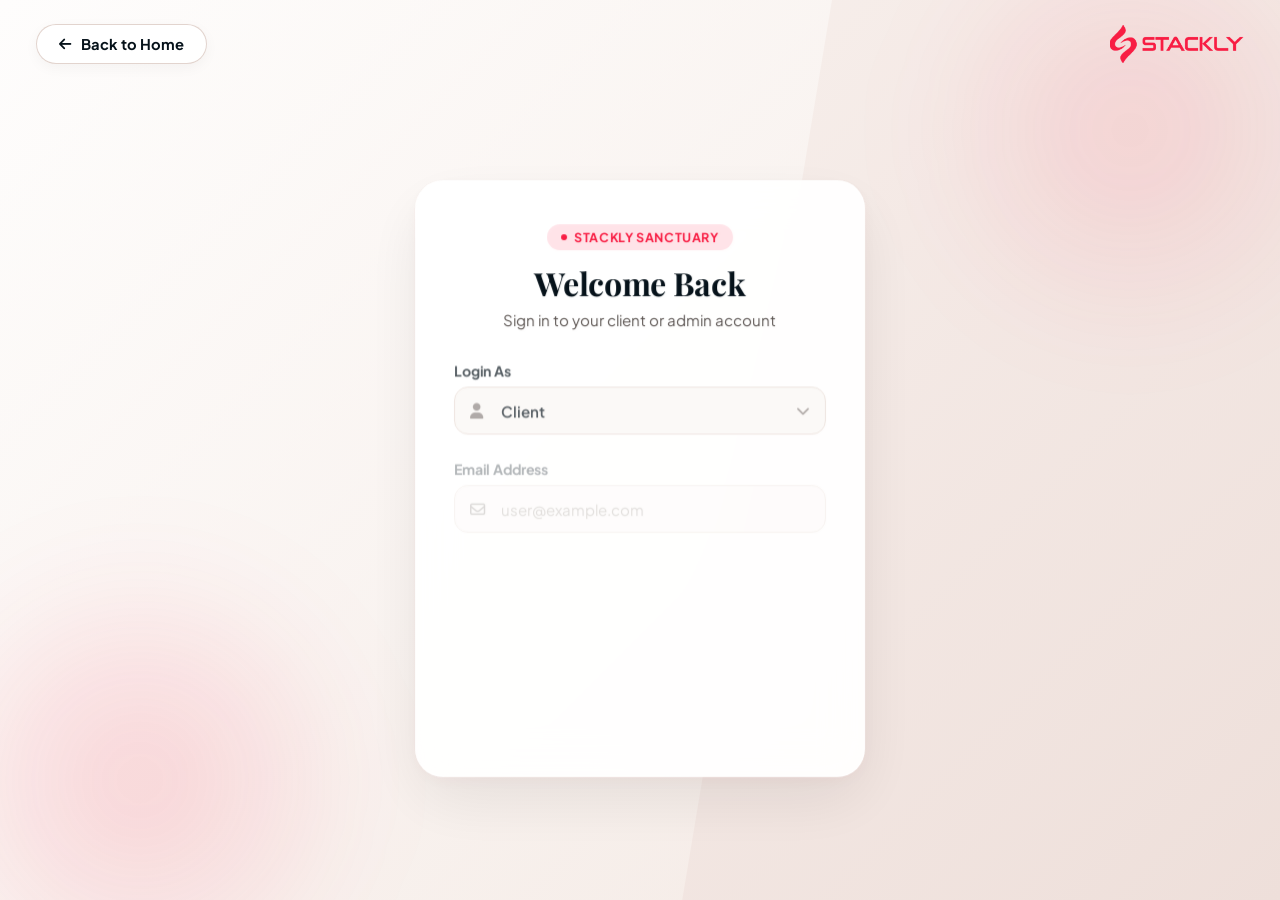
<file: Login.html>
<!DOCTYPE html>
<html lang="en">
<head>
  <meta charset="UTF-8">
  <meta name="viewport" content="width=device-width, initial-scale=1.0">
  <meta name="description" content="Sign in to your Stackly Skincare account. Access client rituals, order status, or administrative dashboard.">
  <meta name="theme-color" content="#06121A">

  <title>Login | Stackly Skincare Studio</title>

  <!-- Favicon -->
  <link rel="icon" type="image/png" sizes="32x32" href="assets/Favicon-32x32.png">
<link rel="icon" type="image/png" sizes="16x16" href="assets/Favicon-16x16.png">
<link rel="icon" type="image/webp" href="assets/Favicon.webp">
<link rel="shortcut icon" href="favicon.ico">
<link rel="apple-touch-icon" sizes="180x180" href="assets/Favicon-180x180.png">

  <!-- Google Fonts: Playfair Display & Plus Jakarta Sans -->
  <link rel="preconnect" href="https://fonts.googleapis.com">
  <link rel="preconnect" href="https://fonts.gstatic.com" crossorigin>
  <link href="https://fonts.googleapis.com/css2?family=Playfair+Display:ital,wght@0,500;0,600;0,700;1,400&family=Plus+Jakarta+Sans:wght@300;400;500;600;700;800&display=swap" rel="stylesheet">

  <!-- FontAwesome 6 Icons -->
  <link rel="stylesheet" href="https://cdnjs.cloudflare.com/ajax/libs/font-awesome/6.5.1/css/all.min.css" crossorigin="anonymous">

  <style>
    /* ==========================================================================
       STACKLY SKINCARE — AUTH SCREENS (Theme Color Palette System)
       Palette:
         - Nude / Blush Background: #EEDFDA & #F7EFEA
         - Deep Midnight Navy:      #06121A
         - Radiant Crimson / Coral: #F81D43 (Hover: #D91033)
         - Soft Cream / White:      #FFFFFF
         - Warm Slate / Muted:      #5C5552 & #8A827E
         - Warm Border Subtle:      #E6D9D2
       ========================================================================== */
    :root {
      --color-bg-nude: #EEDFDA;
      --color-bg-nude-light: #F7EFEA;
      --color-midnight: #06121A;
      --color-midnight-light: #0D1E2A;
      --color-coral: #F81D43;
      --color-coral-hover: #D91033;
      --color-coral-glow: rgba(248, 29, 67, 0.35);
      --color-coral-subtle: rgba(248, 29, 67, 0.12);
      --color-text-dark: #1A1817;
      --color-text-muted: #5C5552;
      --color-text-light: #F5EFEB;
      --color-white: #FFFFFF;
      --color-border-subtle: #E6D9D2;
      --color-border-card: rgba(223, 208, 201, 0.85);

      --font-serif: 'Playfair Display', Georgia, serif;
      --font-sans: 'Plus Jakarta Sans', -apple-system, BlinkMacSystemFont, 'Segoe UI', Roboto, sans-serif;
    }

    *, *::before, *::after {
      box-sizing: border-box;
      margin: 0;
      padding: 0;
    }

    html, body {
      font-family: var(--font-sans);
      min-height: 100vh;
      width: 100%;
      background-color: var(--color-bg-nude);
      color: var(--color-text-dark);
      overflow-x: hidden;
      position: relative;
    }

    /* Ambient Warm Glow & Angled Composition (Matching Storefront Theme) */
    .auth-bg-layer {
      position: fixed;
      inset: 0;
      z-index: 0;
      pointer-events: none;
      overflow: hidden;
      background: linear-gradient(135deg, #FBF6F3 0%, #EEDFDA 100%);
    }

    /* Angled geometric split background in soft luxury cream tone */
    .auth-bg-shape {
      position: absolute;
      top: 0;
      left: 0;
      width: 65%;
      height: 100%;
      background: linear-gradient(135deg, rgba(255, 255, 255, 0.82) 0%, rgba(247, 239, 234, 0.72) 100%);
      clip-path: polygon(0 0, 100% 0, 82% 100%, 0% 100%);
      opacity: 0.95;
    }

    /* Radiant Coral Ambient Orbs */
    .auth-glow-bottom {
      position: absolute;
      bottom: -120px;
      left: -100px;
      width: 480px;
      height: 480px;
      border-radius: 50%;
      background: radial-gradient(circle, rgba(248, 29, 67, 0.16) 0%, rgba(248, 29, 67, 0) 70%);
      filter: blur(48px);
      animation: floatBadge 6s ease-in-out infinite alternate;
    }

    .auth-glow-top {
      position: absolute;
      top: -100px;
      right: -80px;
      width: 460px;
      height: 460px;
      border-radius: 50%;
      background: radial-gradient(circle, rgba(248, 29, 67, 0.12) 0%, rgba(248, 29, 67, 0) 70%);
      filter: blur(44px);
    }

    @keyframes floatBadge {
      0% { transform: translateY(0) scale(1); }
      100% { transform: translateY(-12px) scale(1.05); }
    }

    /* Top Bar Navigation (Back to Home & Logo) */
    .auth-top-bar {
      position: relative;
      z-index: 10;
      width: 100%;
      max-width: 1360px;
      margin: 0 auto;
      padding: 24px 36px;
      display: flex;
      align-items: center;
      justify-content: space-between;
    }

    .btn-back-home {
      display: inline-flex;
      align-items: center;
      gap: 10px;
      font-size: 0.92rem;
      font-weight: 700;
      color: var(--color-midnight);
      text-decoration: none;
      padding: 10px 22px;
      background: rgba(255, 255, 255, 0.85);
      border: 1.5px solid rgba(223, 208, 201, 0.9);
      border-radius: 999px;
      box-shadow: 0 4px 14px rgba(6, 18, 26, 0.04);
      transition: all 0.25s cubic-bezier(0.25, 1, 0.5, 1);
    }

    .btn-back-home i {
      font-size: 0.88rem;
      transition: transform 0.2s ease;
    }

    .btn-back-home:hover {
      color: var(--color-coral);
      border-color: var(--color-coral);
      background: #FFFFFF;
      transform: translateX(-3px);
      box-shadow: 0 6px 18px rgba(248, 29, 67, 0.15);
    }

    .btn-back-home:hover i {
      transform: translateX(-3px);
    }

    .auth-brand-logo {
      height: 38px;
      width: auto;
      object-fit: contain;
      display: block;
    }

    /* Main Auth Container */
    .auth-main-container {
      position: relative;
      z-index: 5;
      min-height: calc(100vh - 90px);
      display: flex;
      align-items: center;
      justify-content: center;
      padding: 20px 24px 48px;
    }

    /* Auth Card with Luxury Frosted Border & Palette */
    .auth-card {
      width: 100%;
      max-width: 450px;
      background: rgba(255, 255, 255, 0.94);
      backdrop-filter: blur(20px);
      -webkit-backdrop-filter: blur(20px);
      border-radius: 28px;
      padding: 42px 38px;
      box-shadow: 0 24px 64px rgba(6, 18, 26, 0.08), 0 4px 20px rgba(248, 29, 67, 0.04);
      border: 1.5px solid rgba(255, 255, 255, 0.95);
      position: relative;
    }

    /* Subtle Card Top Badge */
    .auth-card-badge {
      display: inline-flex;
      align-items: center;
      gap: 7px;
      background: var(--color-coral-subtle);
      color: var(--color-coral);
      padding: 5px 14px;
      border-radius: 999px;
      font-size: 0.78rem;
      font-weight: 700;
      letter-spacing: 0.05em;
      text-transform: uppercase;
      margin-bottom: 14px;
    }

    .auth-card-badge .badge-dot {
      width: 6px;
      height: 6px;
      border-radius: 50%;
      background-color: var(--color-coral);
    }

    /* Card Header */
    .auth-card-header {
      text-align: center;
      margin-bottom: 28px;
    }

    .auth-card-title {
      font-family: var(--font-serif);
      font-size: 2rem;
      font-weight: 700;
      color: var(--color-midnight);
      letter-spacing: -0.01em;
      margin-bottom: 8px;
      line-height: 1.2;
    }

    .auth-card-subtitle {
      font-size: 0.94rem;
      color: var(--color-text-muted);
      font-weight: 400;
    }

    /* Form Fields */
    .auth-form {
      display: flex;
      flex-direction: column;
      gap: 20px;
    }

    .auth-field-group {
      display: flex;
      flex-direction: column;
      gap: 7px;
    }

    .auth-label-row {
      display: flex;
      align-items: center;
      justify-content: space-between;
    }

    .auth-label {
      font-size: 0.88rem;
      font-weight: 700;
      color: var(--color-midnight);
      letter-spacing: -0.01em;
    }

    .auth-forgot-link {
      font-size: 0.85rem;
      font-weight: 700;
      color: var(--color-coral);
      text-decoration: none;
      transition: color 0.2s ease, text-decoration 0.2s ease;
    }

    .auth-forgot-link:hover {
      color: var(--color-coral-hover);
      text-decoration: underline;
    }

    /* Input Container with Warm Theme Styling */
    .auth-input-wrap {
      position: relative;
      display: flex;
      align-items: center;
      width: 100%;
    }

    .auth-input-icon {
      position: absolute;
      left: 16px;
      font-size: 0.95rem;
      color: #8A827E;
      pointer-events: none;
      transition: color 0.2s ease;
    }

    .auth-input,
    .auth-select {
      width: 100%;
      height: 48px;
      padding: 0 16px 0 46px;
      background-color: #FAF6F3;
      border: 1.5px solid var(--color-border-subtle);
      border-radius: 14px;
      font-family: inherit;
      font-size: 0.94rem;
      color: var(--color-midnight);
      transition: all 0.22s ease;
      outline: none;
    }

    .auth-input::placeholder {
      color: #A09690;
      font-weight: 400;
    }

    .auth-input:focus,
    .auth-select:focus {
      background-color: #FFFFFF;
      border-color: var(--color-coral);
      box-shadow: 0 0 0 3.5px rgba(248, 29, 67, 0.15);
    }

    .auth-input:focus + .auth-input-icon,
    .auth-input-wrap:focus-within .auth-input-icon {
      color: var(--color-coral);
    }

    /* Custom Select Styling */
    .auth-select {
      appearance: none;
      -webkit-appearance: none;
      cursor: pointer;
      font-weight: 600;
    }

    .auth-select-arrow {
      position: absolute;
      right: 16px;
      font-size: 0.85rem;
      color: #8A827E;
      pointer-events: none;
    }

    /* Password Eye Toggle */
    .auth-password-toggle {
      position: absolute;
      right: 14px;
      background: none;
      border: none;
      color: #8A827E;
      font-size: 1rem;
      cursor: pointer;
      padding: 6px;
      display: flex;
      align-items: center;
      justify-content: center;
      transition: color 0.2s ease;
    }

    .auth-password-toggle:hover {
      color: var(--color-coral);
    }

    /* Submit Button (Radiant Coral Signature Button) */
    .btn-auth-submit {
      width: 100%;
      height: 50px;
      background-color: var(--color-coral);
      color: #FFFFFF;
      border: 1.5px solid var(--color-coral);
      border-radius: 999px;
      font-family: inherit;
      font-size: 0.98rem;
      font-weight: 700;
      cursor: pointer;
      display: flex;
      align-items: center;
      justify-content: center;
      gap: 10px;
      transition: transform 0.22s ease, background-color 0.22s ease, box-shadow 0.22s ease, border-color 0.22s ease;
      margin-top: 6px;
      box-shadow: 0 8px 24px rgba(248, 29, 67, 0.32);
    }

    .btn-auth-submit:hover {
      background-color: var(--color-coral-hover);
      border-color: var(--color-coral-hover);
      transform: translateY(-2px);
      box-shadow: 0 12px 28px rgba(248, 29, 67, 0.45);
    }

    .btn-auth-submit:active {
      transform: translateY(0);
    }

    .btn-auth-submit:disabled {
      opacity: 0.75;
      cursor: not-allowed;
      transform: none;
    }

    /* Card Footer Switch Link */
    .auth-card-footer {
      text-align: center;
      margin-top: 24px;
      font-size: 0.9rem;
      color: var(--color-text-muted);
    }

    .auth-switch-link {
      color: var(--color-midnight);
      font-weight: 800;
      text-decoration: none;
      transition: color 0.2s ease;
      margin-left: 4px;
      position: relative;
    }

    .auth-switch-link:hover {
      color: var(--color-coral);
      text-decoration: underline;
    }

    /* Toast Notification (Deep Midnight with Coral accent) */
    .auth-toast {
      position: fixed;
      top: 24px;
      left: 50%;
      transform: translateX(-50%) translateY(-100px);
      background-color: var(--color-midnight);
      color: #FFFFFF;
      border: 1.5px solid rgba(248, 29, 67, 0.3);
      padding: 14px 26px;
      border-radius: 999px;
      font-size: 0.9rem;
      font-weight: 600;
      display: flex;
      align-items: center;
      gap: 12px;
      box-shadow: 0 16px 36px rgba(6, 18, 26, 0.35);
      z-index: 1000;
      opacity: 0;
      transition: transform 0.4s cubic-bezier(0.16, 1, 0.3, 1), opacity 0.4s ease;
    }

    .auth-toast.show {
      transform: translateX(-50%) translateY(0);
      opacity: 1;
    }

    .auth-toast.toast-error {
      border-color: #F81D43;
    }

    .auth-toast.toast-error #toast-icon {
      color: #F81D43;
    }

    .auth-toast.toast-success {
      border-color: #38BDF8;
    }

    .auth-toast.toast-success #toast-icon {
      color: #34D399;
    }

    /* Mobile Responsiveness */
    @media (max-width: 640px) {
      .auth-top-bar {
        padding: 18px 20px;
      }

      .btn-back-home {
        padding: 8px 16px;
        font-size: 0.85rem;
      }

      .auth-card {
        padding: 34px 22px;
        border-radius: 22px;
      }

      .auth-card-title {
        font-size: 1.7rem;
      }

      .auth-bg-shape {
        width: 100%;
        clip-path: polygon(0 0, 100% 0, 100% 45%, 0% 60%);
      }
    }
  
/* Custom Luxury Scrollbar in Brand Red (#F81D43) */
::-webkit-scrollbar {
  width: 9px;
  height: 9px;
}
::-webkit-scrollbar-track {
  background: var(--blush);
}
::-webkit-scrollbar-thumb {
  background: #F81D43;
  border-radius: 999px;
  border: 2px solid var(--blush);
  box-shadow: inset 0 0 4px rgba(0, 0, 0, 0.15);
  transition: background 0.25s ease;
}
::-webkit-scrollbar-thumb:hover {
  background: #D91033;
}
::-webkit-scrollbar-thumb:active {
  background: #b50f2c;
}
html {
  scrollbar-width: thin;
  scrollbar-color: #F81D43 var(--blush);
}

/* Lenis Animated Luxury Scroll Progress Indicator in #F81D43 */
.lenis-scroll-progress {
  position: fixed;
  top: 0;
  left: 0;
  width: 100%;
  height: 3.5px;
  background: linear-gradient(90deg, #F81D43 0%, #ff4d6d 50%, #F81D43 100%);
  transform-origin: 0% 50%;
  transform: scaleX(0);
  z-index: 99999;
  pointer-events: none;
  box-shadow: 0 0 12px rgba(248, 29, 67, 0.65);
  transition: transform 0.04s cubic-bezier(0.25, 1, 0.5, 1), box-shadow 0.2s ease;
}

</style>
</head>
<body>
<!-- ==============================================
     STACKLY 1-SECOND LUXURY BRAND PRELOADER
     ============================================== -->
<style id="stackly-preloader-css">
.stackly-preloader{position:fixed;inset:0;width:100vw;height:100vh;background-color:#06121A;z-index:999999;display:flex;align-items:center;justify-content:center;flex-direction:column;transition:opacity .4s cubic-bezier(.4,0,.2,1),visibility .4s ease;overflow:hidden}
.stackly-preloader.preloader-hidden{opacity:0;visibility:hidden;pointer-events:none}
.preloader-content{display:flex;flex-direction:column;align-items:center;justify-content:center;position:relative;z-index:2}
.preloader-icon-wrap{position:relative;width:86px;height:86px;display:flex;align-items:center;justify-content:center;margin-bottom:20px}
.preloader-logo-icon{width:52px;height:52px;object-fit:contain;filter:drop-shadow(0 0 16px rgba(248,29,67,.5));animation:preloaderPulse 1.2s ease-in-out infinite alternate}
.preloader-ring{position:absolute;inset:0;border-radius:50%;border:2px solid rgba(255,255,255,.08);border-top-color:#F81D43;border-right-color:rgba(229,184,105,.7);animation:preloaderSpin .9s linear infinite}
.preloader-brand-title{font-family:'DM Sans','Plus Jakarta Sans',sans-serif;font-size:13px;font-weight:800;letter-spacing:4px;color:#FFFFFF;margin-bottom:18px;text-transform:uppercase;opacity:.95}
.preloader-bar-wrap{width:140px;height:3px;background:rgba(255,255,255,.1);border-radius:999px;overflow:hidden;position:relative}
.preloader-bar{position:absolute;top:0;left:0;height:100%;width:0%;background:linear-gradient(90deg,#F81D43,#E5B869);border-radius:999px;animation:preloaderProgress 1s cubic-bezier(.2,.8,.2,1) forwards}
@keyframes preloaderPulse{0%{transform:scale(.95);filter:drop-shadow(0 0 10px rgba(248,29,67,.4))}100%{transform:scale(1.05);filter:drop-shadow(0 0 22px rgba(248,29,67,.85))}}
@keyframes preloaderSpin{0%{transform:rotate(0deg)}100%{transform:rotate(360deg)}}
@keyframes preloaderProgress{0%{width:0%}100%{width:100%}}
</style>
<div class="stackly-preloader" id="stackly-preloader" aria-label="Loading Stackly Skincare">
  <div class="preloader-content">
    <div class="preloader-icon-wrap">
      <img src="assets/Favicon.png" alt="Stackly Icon" class="preloader-logo-icon">
      <div class="preloader-ring"></div>
    </div>
    <div class="preloader-brand-title">STACKLY</div>
    <div class="preloader-bar-wrap">
      <div class="preloader-bar"></div>
    </div>
  </div>
</div>
<script>
  (function() {
    var start = Date.now();
    function dismiss() {
      var wait = Math.max(0, 1000 - (Date.now() - start));
      setTimeout(function() {
        var p = document.getElementById('stackly-preloader');
        if (p) {
          p.classList.add('preloader-hidden');
          setTimeout(function() {
            if (p && p.parentNode) p.parentNode.removeChild(p);
          }, 450);
        }
      }, wait);
    }
    if (document.readyState === 'complete') {
      dismiss();
    } else {
      window.addEventListener('load', dismiss);
      setTimeout(dismiss, 1000); // 1-second fallback
    }
  })();
</script>


  <!-- Ambient Decorative Background -->
  <div class="auth-bg-layer" aria-hidden="true">
    <div class="auth-bg-shape"></div>
    <div class="auth-glow-bottom"></div>
    <div class="auth-glow-top"></div>
  </div>

  <!-- Top Bar: Back to Home & Stackly Logo -->
  <header class="auth-top-bar">
    <a href="index.html" class="btn-back-home" id="btn-back-home">
      <i class="fa-solid fa-arrow-left"></i>
      <span>Back to Home</span>
    </a>

    <a href="index.html" aria-label="Stackly Skincare Home">
      <img src="assets/Brand-logo.webp" alt="Stackly Skincare Logo" class="auth-brand-logo" id="auth-logo">
    </a>
  </header>

  <!-- Main Login Card Area -->
  <main class="auth-main-container">
    <div class="auth-card" id="login-card">
      
      <!-- Card Title & Subtitle with Luxury Badge -->
      <div class="auth-card-header">
        <div class="auth-card-badge">
          <span class="badge-dot"></span>
          <span>Stackly Sanctuary</span>
        </div>
        <h1 class="auth-card-title">Welcome Back</h1>
        <p class="auth-card-subtitle">Sign in to your client or admin account</p>
      </div>

      <!-- Login Form -->
      <form id="login-form" class="auth-form" novalidate>
        
        <!-- Login As Dropdown -->
        <div class="auth-field-group">
          <label for="login-role" class="auth-label">Login As</label>
          <div class="auth-input-wrap">
            <i class="fa-solid fa-user auth-input-icon"></i>
            <select id="login-role" class="auth-select" required>
              <option value="Client" selected>Client</option>
              <option value="Admin">Admin</option>
            </select>
            <i class="fa-solid fa-chevron-down auth-select-arrow"></i>
          </div>
        </div>

        <!-- Email Address -->
        <div class="auth-field-group">
          <label for="login-email" class="auth-label">Email Address</label>
          <div class="auth-input-wrap">
            <i class="fa-regular fa-envelope auth-input-icon"></i>
            <input type="email" id="login-email" class="auth-input" placeholder="user@example.com" required autocomplete="email">
          </div>
        </div>

        <!-- Password with Forgot Password link on right -->
        <div class="auth-field-group">
          <div class="auth-label-row">
            <label for="login-password" class="auth-label">Password</label>
            <a href="404.html" class="auth-forgot-link">Forgot password?</a>
          </div>
          <div class="auth-input-wrap">
            <i class="fa-solid fa-lock auth-input-icon"></i>
            <input type="password" id="login-password" class="auth-input" placeholder="••••••••" required autocomplete="current-password">
            <button type="button" class="auth-password-toggle" id="toggle-password" aria-label="Toggle password visibility">
              <i class="fa-regular fa-eye" id="eye-icon"></i>
            </button>
          </div>
        </div>

        <!-- Login Button -->
        <button type="submit" class="btn-auth-submit" id="btn-submit">
          <span>Login</span>
        </button>

      </form>

      <!-- Bottom Switch Link -->
      <div class="auth-card-footer">
        <span>Don't have an account?</span>
        <a href="Signup.html" class="auth-switch-link">Create an account</a>
      </div>

    </div>
  </main>

  <!-- Toast Notification Feedback -->
  <div id="auth-toast" class="auth-toast" role="alert" aria-live="polite">
    <i class="fa-solid fa-circle-info" id="toast-icon"></i>
    <span id="toast-message">Notification message</span>
  </div>

  <!-- GSAP Animation Library -->
  <script src="https://cdnjs.cloudflare.com/ajax/libs/gsap/3.12.5/gsap.min.js"></script>

  <script>
    document.addEventListener('DOMContentLoaded', () => {
      'use strict';

      // 1. GSAP Entrance Animation
      if (typeof gsap !== 'undefined') {
        const tl = gsap.timeline({ defaults: { ease: 'power3.out' } });

        tl.from('#btn-back-home', {
          opacity: 0,
          x: -20,
          duration: 0.6,
          delay: 0.1
        })
        .from('#auth-logo', {
          opacity: 0,
          x: 20,
          duration: 0.6
        }, '-=0.5')
        .from('#login-card', {
          opacity: 0,
          scale: 0.94,
          y: 25,
          duration: 0.75
        }, '-=0.4')
        .from('.auth-field-group, #btn-submit, .auth-card-footer', {
          opacity: 0,
          y: 14,
          duration: 0.5,
          stagger: 0.08
        }, '-=0.3');
      }

      // 2. Toggle Password Visibility
      const togglePasswordBtn = document.getElementById('toggle-password');
      const passwordInput = document.getElementById('login-password');
      const eyeIcon = document.getElementById('eye-icon');

      if (togglePasswordBtn && passwordInput && eyeIcon) {
        togglePasswordBtn.addEventListener('click', () => {
          const isPassword = passwordInput.type === 'password';
          passwordInput.type = isPassword ? 'text' : 'password';
          eyeIcon.classList.toggle('fa-eye', !isPassword);
          eyeIcon.classList.toggle('fa-eye-slash', isPassword);
        });
      }

      // 3. Toast Helper Function
      const toast = document.getElementById('auth-toast');
      const toastMessage = document.getElementById('toast-message');
      const toastIcon = document.getElementById('toast-icon');

      function showToast(message, type = 'info') {
        if (!toast) return;
        toastMessage.textContent = message;
        toast.className = 'auth-toast';
        toast.classList.add(type === 'error' ? 'toast-error' : 'toast-success', 'show');

        toastIcon.className = type === 'error' 
          ? 'fa-solid fa-circle-exclamation' 
          : 'fa-solid fa-circle-check';

        setTimeout(() => {
          toast.classList.remove('show');
        }, 2600);
      }

      // 4. Form Validation & Redirection Logic
      const loginForm = document.getElementById('login-form');
      const roleSelect = document.getElementById('login-role');
      const emailInput = document.getElementById('login-email');
      const submitBtn = document.getElementById('btn-submit');

      if (loginForm) {
        loginForm.addEventListener('submit', (e) => {
          e.preventDefault();

          const role = roleSelect.value;
          const email = emailInput.value.trim();
          const password = passwordInput.value;

          // Simple Validation
          if (!email) {
            showToast('Please enter your email address.', 'error');
            emailInput.focus();
            return;
          }

          const emailRegex = /^[^\s@]+@[^\s@]+\.[^\s@]+$/;
          if (!emailRegex.test(email)) {
            showToast('Please enter a valid email format.', 'error');
            emailInput.focus();
            return;
          }

          if (!password || password.length < 3) {
            showToast('Please enter your password.', 'error');
            passwordInput.focus();
            return;
          }

          // Save user credentials into session for Dashboard personalization
          const userName = role === 'Admin' ? 'Admin Yukesh' : email.split('@')[0].replace('.', ' ');
          localStorage.setItem('stackly_auth_user', JSON.stringify({
            name: userName,
            email: email,
            role: role,
            loginTime: new Date().toISOString()
          }));
          localStorage.setItem('stackly_user_email', email);
          sessionStorage.setItem('stackly_user_email', email);

          // Visual loading state
          submitBtn.disabled = true;
          submitBtn.innerHTML = '<i class="fa-solid fa-spinner fa-spin"></i> <span>Authenticating...</span>';

          showToast(`Welcome back, ${userName}! Opening ${role} Dashboard...`, 'success');

          // Redirection based on selected role
          setTimeout(() => {
            if (role === 'Admin') {
              window.location.href = 'AdminDashboard.html';
            } else {
              window.location.href = 'ClientDashboard.html';
            }
          }, 900);
        });
      }

      // Brand logo directs to top AdminDashboard/ClientDashboard with respect to role
      const authLogoLink = document.querySelector('.auth-header a[aria-label="Stackly Skincare Home"]');
      if (authLogoLink) {
        authLogoLink.addEventListener('click', (e) => {
          try {
            const raw = localStorage.getItem('stackly_auth_user') || sessionStorage.getItem('stackly_auth_user');
            if (raw) {
              const auth = JSON.parse(raw);
              if (auth && auth.role === 'Admin') {
                e.preventDefault();
                window.location.href = 'AdminDashboard.html';
              } else if (auth && (auth.role === 'Client' || auth.role === 'Customer')) {
                e.preventDefault();
                window.location.href = 'ClientDashboard.html';
              }
            }
          } catch(err) {}
        });
      }
    });
  </script>

</body>
</html>
</file>
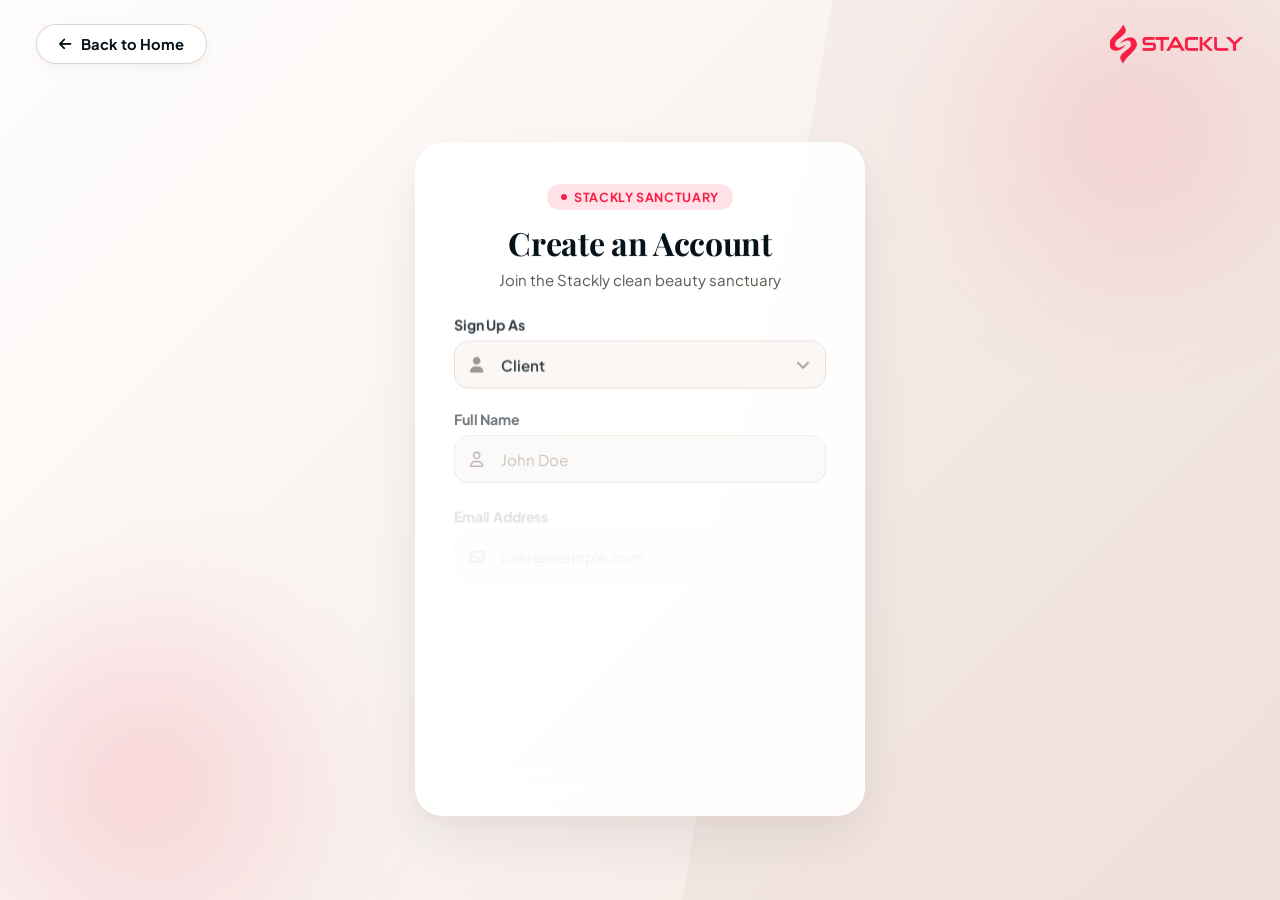
<file: Signup.html>
<!DOCTYPE html>
<html lang="en">
<head>
  <meta charset="UTF-8">
  <meta name="viewport" content="width=device-width, initial-scale=1.0">
  <meta name="description" content="Create a new account at Stackly Skincare. Access personalized rituals, order tracking, and clean beauty rewards.">
  <meta name="theme-color" content="#06121A">

  <title>Create an Account | Stackly Skincare Studio</title>

  <!-- Favicon -->
  <link rel="icon" type="image/png" sizes="32x32" href="assets/Favicon-32x32.png">
<link rel="icon" type="image/png" sizes="16x16" href="assets/Favicon-16x16.png">
<link rel="icon" type="image/webp" href="assets/Favicon.webp">
<link rel="shortcut icon" href="favicon.ico">
<link rel="apple-touch-icon" sizes="180x180" href="assets/Favicon-180x180.png">

  <!-- Google Fonts: Playfair Display & Plus Jakarta Sans -->
  <link rel="preconnect" href="https://fonts.googleapis.com">
  <link rel="preconnect" href="https://fonts.gstatic.com" crossorigin>
  <link href="https://fonts.googleapis.com/css2?family=Playfair+Display:ital,wght@0,500;0,600;0,700;1,400&family=Plus+Jakarta+Sans:wght@300;400;500;600;700;800&display=swap" rel="stylesheet">

  <!-- FontAwesome 6 Icons -->
  <link rel="stylesheet" href="https://cdnjs.cloudflare.com/ajax/libs/font-awesome/6.5.1/css/all.min.css" crossorigin="anonymous">

  <style>
    /* ==========================================================================
       STACKLY SKINCARE — AUTH SCREENS (Theme Color Palette System)
       Palette:
         - Nude / Blush Background: #EEDFDA & #F7EFEA
         - Deep Midnight Navy:      #06121A
         - Radiant Crimson / Coral: #F81D43 (Hover: #D91033)
         - Soft Cream / White:      #FFFFFF
         - Warm Slate / Muted:      #5C5552 & #8A827E
         - Warm Border Subtle:      #E6D9D2
       ========================================================================== */
    :root {
      --color-bg-nude: #EEDFDA;
      --color-bg-nude-light: #F7EFEA;
      --color-midnight: #06121A;
      --color-midnight-light: #0D1E2A;
      --color-coral: #F81D43;
      --color-coral-hover: #D91033;
      --color-coral-glow: rgba(248, 29, 67, 0.35);
      --color-coral-subtle: rgba(248, 29, 67, 0.12);
      --color-text-dark: #1A1817;
      --color-text-muted: #5C5552;
      --color-text-light: #F5EFEB;
      --color-white: #FFFFFF;
      --color-border-subtle: #E6D9D2;
      --color-border-card: rgba(223, 208, 201, 0.85);

      --font-serif: 'Playfair Display', Georgia, serif;
      --font-sans: 'Plus Jakarta Sans', -apple-system, BlinkMacSystemFont, 'Segoe UI', Roboto, sans-serif;
    }

    *, *::before, *::after {
      box-sizing: border-box;
      margin: 0;
      padding: 0;
    }

    html, body {
      font-family: var(--font-sans);
      min-height: 100vh;
      width: 100%;
      background-color: var(--color-bg-nude);
      color: var(--color-text-dark);
      overflow-x: hidden;
      position: relative;
    }

    /* Ambient Warm Glow & Angled Composition */
    .auth-bg-layer {
      position: fixed;
      inset: 0;
      z-index: 0;
      pointer-events: none;
      overflow: hidden;
      background: linear-gradient(135deg, #FBF6F3 0%, #EEDFDA 100%);
    }

    .auth-bg-shape {
      position: absolute;
      top: 0;
      left: 0;
      width: 65%;
      height: 100%;
      background: linear-gradient(135deg, rgba(255, 255, 255, 0.82) 0%, rgba(247, 239, 234, 0.72) 100%);
      clip-path: polygon(0 0, 100% 0, 82% 100%, 0% 100%);
      opacity: 0.95;
    }

    .auth-glow-bottom {
      position: absolute;
      bottom: -120px;
      left: -100px;
      width: 480px;
      height: 480px;
      border-radius: 50%;
      background: radial-gradient(circle, rgba(248, 29, 67, 0.16) 0%, rgba(248, 29, 67, 0) 70%);
      filter: blur(48px);
      animation: floatBadge 6s ease-in-out infinite alternate;
    }

    .auth-glow-top {
      position: absolute;
      top: -100px;
      right: -80px;
      width: 460px;
      height: 460px;
      border-radius: 50%;
      background: radial-gradient(circle, rgba(248, 29, 67, 0.12) 0%, rgba(248, 29, 67, 0) 70%);
      filter: blur(44px);
    }

    @keyframes floatBadge {
      0% { transform: translateY(0) scale(1); }
      100% { transform: translateY(-12px) scale(1.05); }
    }

    /* Top Bar Navigation (Back to Home & Logo) */
    .auth-top-bar {
      position: relative;
      z-index: 10;
      width: 100%;
      max-width: 1360px;
      margin: 0 auto;
      padding: 24px 36px;
      display: flex;
      align-items: center;
      justify-content: space-between;
    }

    .btn-back-home {
      display: inline-flex;
      align-items: center;
      gap: 10px;
      font-size: 0.92rem;
      font-weight: 700;
      color: var(--color-midnight);
      text-decoration: none;
      padding: 10px 22px;
      background: rgba(255, 255, 255, 0.85);
      border: 1.5px solid rgba(223, 208, 201, 0.9);
      border-radius: 999px;
      box-shadow: 0 4px 14px rgba(6, 18, 26, 0.04);
      transition: all 0.25s cubic-bezier(0.25, 1, 0.5, 1);
    }

    .btn-back-home i {
      font-size: 0.88rem;
      transition: transform 0.2s ease;
    }

    .btn-back-home:hover {
      color: var(--color-coral);
      border-color: var(--color-coral);
      background: #FFFFFF;
      transform: translateX(-3px);
      box-shadow: 0 6px 18px rgba(248, 29, 67, 0.15);
    }

    .btn-back-home:hover i {
      transform: translateX(-3px);
    }

    .auth-brand-logo {
      height: 38px;
      width: auto;
      object-fit: contain;
      display: block;
    }

    /* Main Container */
    .auth-main-container {
      position: relative;
      z-index: 5;
      min-height: calc(100vh - 90px);
      display: flex;
      align-items: center;
      justify-content: center;
      padding: 20px 24px 48px;
    }

    /* Signup Card with Luxury Frosted Styling */
    .auth-card {
      width: 100%;
      max-width: 450px;
      background: rgba(255, 255, 255, 0.94);
      backdrop-filter: blur(20px);
      -webkit-backdrop-filter: blur(20px);
      border-radius: 28px;
      padding: 40px 38px;
      box-shadow: 0 24px 64px rgba(6, 18, 26, 0.08), 0 4px 20px rgba(248, 29, 67, 0.04);
      border: 1.5px solid rgba(255, 255, 255, 0.95);
      position: relative;
    }

    /* Subtle Card Top Badge */
    .auth-card-badge {
      display: inline-flex;
      align-items: center;
      gap: 7px;
      background: var(--color-coral-subtle);
      color: var(--color-coral);
      padding: 5px 14px;
      border-radius: 999px;
      font-size: 0.78rem;
      font-weight: 700;
      letter-spacing: 0.05em;
      text-transform: uppercase;
      margin-bottom: 14px;
    }

    .auth-card-badge .badge-dot {
      width: 6px;
      height: 6px;
      border-radius: 50%;
      background-color: var(--color-coral);
    }

    .auth-card-header {
      text-align: center;
      margin-bottom: 24px;
    }

    .auth-card-title {
      font-family: var(--font-serif);
      font-size: 2rem;
      font-weight: 700;
      color: var(--color-midnight);
      letter-spacing: -0.01em;
      margin-bottom: 8px;
      line-height: 1.2;
    }

    .auth-card-subtitle {
      font-size: 0.94rem;
      color: var(--color-text-muted);
      font-weight: 400;
    }

    /* Form Fields */
    .auth-form {
      display: flex;
      flex-direction: column;
      gap: 18px;
    }

    .auth-field-group {
      display: flex;
      flex-direction: column;
      gap: 7px;
    }

    .auth-label {
      font-size: 0.88rem;
      font-weight: 700;
      color: var(--color-midnight);
      letter-spacing: -0.01em;
    }

    /* Input Wrap with Warm Palette */
    .auth-input-wrap {
      position: relative;
      display: flex;
      align-items: center;
      width: 100%;
    }

    .auth-input-icon {
      position: absolute;
      left: 16px;
      font-size: 0.95rem;
      color: #8A827E;
      pointer-events: none;
      transition: color 0.2s ease;
    }

    .auth-input,
    .auth-select {
      width: 100%;
      height: 48px;
      padding: 0 16px 0 46px;
      background-color: #FAF6F3;
      border: 1.5px solid var(--color-border-subtle);
      border-radius: 14px;
      font-family: inherit;
      font-size: 0.94rem;
      color: var(--color-midnight);
      transition: all 0.22s ease;
      outline: none;
    }

    .auth-input::placeholder {
      color: #A09690;
      font-weight: 400;
    }

    .auth-input:focus,
    .auth-select:focus {
      background-color: #FFFFFF;
      border-color: var(--color-coral);
      box-shadow: 0 0 0 3.5px rgba(248, 29, 67, 0.15);
    }

    .auth-input:focus + .auth-input-icon,
    .auth-input-wrap:focus-within .auth-input-icon {
      color: var(--color-coral);
    }

    .auth-select {
      appearance: none;
      -webkit-appearance: none;
      cursor: pointer;
      font-weight: 600;
    }

    .auth-select-arrow {
      position: absolute;
      right: 16px;
      font-size: 0.85rem;
      color: #8A827E;
      pointer-events: none;
    }

    .auth-password-toggle {
      position: absolute;
      right: 14px;
      background: none;
      border: none;
      color: #8A827E;
      font-size: 1rem;
      cursor: pointer;
      padding: 6px;
      display: flex;
      align-items: center;
      justify-content: center;
      transition: color 0.2s ease;
    }

    .auth-password-toggle:hover {
      color: var(--color-coral);
    }

    /* Submit Button (Signature Radiant Coral) */
    .btn-auth-submit {
      width: 100%;
      height: 50px;
      background-color: var(--color-coral);
      color: #FFFFFF;
      border: 1.5px solid var(--color-coral);
      border-radius: 999px;
      font-family: inherit;
      font-size: 0.98rem;
      font-weight: 700;
      cursor: pointer;
      display: flex;
      align-items: center;
      justify-content: center;
      gap: 10px;
      transition: transform 0.22s ease, background-color 0.22s ease, box-shadow 0.22s ease, border-color 0.22s ease;
      margin-top: 6px;
      box-shadow: 0 8px 24px rgba(248, 29, 67, 0.32);
    }

    .btn-auth-submit:hover {
      background-color: var(--color-coral-hover);
      border-color: var(--color-coral-hover);
      transform: translateY(-2px);
      box-shadow: 0 12px 28px rgba(248, 29, 67, 0.45);
    }

    .btn-auth-submit:active {
      transform: translateY(0);
    }

    .btn-auth-submit:disabled {
      opacity: 0.75;
      cursor: not-allowed;
      transform: none;
    }

    /* Footer Switch Link */
    .auth-card-footer {
      text-align: center;
      margin-top: 24px;
      font-size: 0.9rem;
      color: var(--color-text-muted);
    }

    .auth-switch-link {
      color: var(--color-midnight);
      font-weight: 800;
      text-decoration: none;
      transition: color 0.2s ease;
      margin-left: 4px;
    }

    .auth-switch-link:hover {
      color: var(--color-coral);
      text-decoration: underline;
    }

    /* Toast Notification */
    .auth-toast {
      position: fixed;
      top: 24px;
      left: 50%;
      transform: translateX(-50%) translateY(-100px);
      background-color: var(--color-midnight);
      color: #FFFFFF;
      border: 1.5px solid rgba(248, 29, 67, 0.3);
      padding: 14px 26px;
      border-radius: 999px;
      font-size: 0.9rem;
      font-weight: 600;
      display: flex;
      align-items: center;
      gap: 12px;
      box-shadow: 0 16px 36px rgba(6, 18, 26, 0.35);
      z-index: 1000;
      opacity: 0;
      transition: transform 0.4s cubic-bezier(0.16, 1, 0.3, 1), opacity 0.4s ease;
    }

    .auth-toast.show {
      transform: translateX(-50%) translateY(0);
      opacity: 1;
    }

    .auth-toast.toast-error {
      border-color: #F81D43;
    }

    .auth-toast.toast-error #toast-icon {
      color: #F81D43;
    }

    .auth-toast.toast-success {
      border-color: #38BDF8;
    }

    .auth-toast.toast-success #toast-icon {
      color: #34D399;
    }

    /* Mobile Responsiveness */
    @media (max-width: 640px) {
      .auth-top-bar {
        padding: 18px 20px;
      }

      .btn-back-home {
        padding: 8px 16px;
        font-size: 0.85rem;
      }

      .auth-card {
        padding: 34px 22px;
        border-radius: 22px;
      }

      .auth-card-title {
        font-size: 1.7rem;
      }

      .auth-bg-shape {
        width: 100%;
        clip-path: polygon(0 0, 100% 0, 100% 45%, 0% 60%);
      }
    }
  
/* Custom Luxury Scrollbar in Brand Red (#F81D43) */
::-webkit-scrollbar {
  width: 9px;
  height: 9px;
}
::-webkit-scrollbar-track {
  background: var(--blush);
}
::-webkit-scrollbar-thumb {
  background: #F81D43;
  border-radius: 999px;
  border: 2px solid var(--blush);
  box-shadow: inset 0 0 4px rgba(0, 0, 0, 0.15);
  transition: background 0.25s ease;
}
::-webkit-scrollbar-thumb:hover {
  background: #D91033;
}
::-webkit-scrollbar-thumb:active {
  background: #b50f2c;
}
html {
  scrollbar-width: thin;
  scrollbar-color: #F81D43 var(--blush);
}

/* Lenis Animated Luxury Scroll Progress Indicator in #F81D43 */
.lenis-scroll-progress {
  position: fixed;
  top: 0;
  left: 0;
  width: 100%;
  height: 3.5px;
  background: linear-gradient(90deg, #F81D43 0%, #ff4d6d 50%, #F81D43 100%);
  transform-origin: 0% 50%;
  transform: scaleX(0);
  z-index: 99999;
  pointer-events: none;
  box-shadow: 0 0 12px rgba(248, 29, 67, 0.65);
  transition: transform 0.04s cubic-bezier(0.25, 1, 0.5, 1), box-shadow 0.2s ease;
}

</style>
</head>
<body>
<!-- ==============================================
     STACKLY 1-SECOND LUXURY BRAND PRELOADER
     ============================================== -->
<style id="stackly-preloader-css">
.stackly-preloader{position:fixed;inset:0;width:100vw;height:100vh;background-color:#06121A;z-index:999999;display:flex;align-items:center;justify-content:center;flex-direction:column;transition:opacity .4s cubic-bezier(.4,0,.2,1),visibility .4s ease;overflow:hidden}
.stackly-preloader.preloader-hidden{opacity:0;visibility:hidden;pointer-events:none}
.preloader-content{display:flex;flex-direction:column;align-items:center;justify-content:center;position:relative;z-index:2}
.preloader-icon-wrap{position:relative;width:86px;height:86px;display:flex;align-items:center;justify-content:center;margin-bottom:20px}
.preloader-logo-icon{width:52px;height:52px;object-fit:contain;filter:drop-shadow(0 0 16px rgba(248,29,67,.5));animation:preloaderPulse 1.2s ease-in-out infinite alternate}
.preloader-ring{position:absolute;inset:0;border-radius:50%;border:2px solid rgba(255,255,255,.08);border-top-color:#F81D43;border-right-color:rgba(229,184,105,.7);animation:preloaderSpin .9s linear infinite}
.preloader-brand-title{font-family:'DM Sans','Plus Jakarta Sans',sans-serif;font-size:13px;font-weight:800;letter-spacing:4px;color:#FFFFFF;margin-bottom:18px;text-transform:uppercase;opacity:.95}
.preloader-bar-wrap{width:140px;height:3px;background:rgba(255,255,255,.1);border-radius:999px;overflow:hidden;position:relative}
.preloader-bar{position:absolute;top:0;left:0;height:100%;width:0%;background:linear-gradient(90deg,#F81D43,#E5B869);border-radius:999px;animation:preloaderProgress 1s cubic-bezier(.2,.8,.2,1) forwards}
@keyframes preloaderPulse{0%{transform:scale(.95);filter:drop-shadow(0 0 10px rgba(248,29,67,.4))}100%{transform:scale(1.05);filter:drop-shadow(0 0 22px rgba(248,29,67,.85))}}
@keyframes preloaderSpin{0%{transform:rotate(0deg)}100%{transform:rotate(360deg)}}
@keyframes preloaderProgress{0%{width:0%}100%{width:100%}}
</style>
<div class="stackly-preloader" id="stackly-preloader" aria-label="Loading Stackly Skincare">
  <div class="preloader-content">
    <div class="preloader-icon-wrap">
      <img src="assets/Favicon.png" alt="Stackly Icon" class="preloader-logo-icon">
      <div class="preloader-ring"></div>
    </div>
    <div class="preloader-brand-title">STACKLY</div>
    <div class="preloader-bar-wrap">
      <div class="preloader-bar"></div>
    </div>
  </div>
</div>
<script>
  (function() {
    var start = Date.now();
    function dismiss() {
      var wait = Math.max(0, 1000 - (Date.now() - start));
      setTimeout(function() {
        var p = document.getElementById('stackly-preloader');
        if (p) {
          p.classList.add('preloader-hidden');
          setTimeout(function() {
            if (p && p.parentNode) p.parentNode.removeChild(p);
          }, 450);
        }
      }, wait);
    }
    if (document.readyState === 'complete') {
      dismiss();
    } else {
      window.addEventListener('load', dismiss);
      setTimeout(dismiss, 1000); // 1-second fallback
    }
  })();
</script>


  <!-- Ambient Decorative Background -->
  <div class="auth-bg-layer" aria-hidden="true">
    <div class="auth-bg-shape"></div>
    <div class="auth-glow-bottom"></div>
    <div class="auth-glow-top"></div>
  </div>

  <!-- Top Bar: Back to Home & Stackly Logo -->
  <header class="auth-top-bar">
    <a href="index.html" class="btn-back-home" id="btn-back-home">
      <i class="fa-solid fa-arrow-left"></i>
      <span>Back to Home</span>
    </a>

    <a href="index.html" aria-label="Stackly Skincare Home">
      <img src="assets/Brand-logo.webp" alt="Stackly Skincare Logo" class="auth-brand-logo" id="auth-logo">
    </a>
  </header>

  <!-- Main Signup Card Area -->
  <main class="auth-main-container">
    <div class="auth-card" id="signup-card">
      
      <!-- Card Title & Subtitle with Luxury Badge -->
      <div class="auth-card-header">
        <div class="auth-card-badge">
          <span class="badge-dot"></span>
          <span>Stackly Sanctuary</span>
        </div>
        <h1 class="auth-card-title">Create an Account</h1>
        <p class="auth-card-subtitle">Join the Stackly clean beauty sanctuary</p>
      </div>

      <!-- Signup Form -->
      <form id="signup-form" class="auth-form" novalidate>
        
        <!-- Sign Up As Dropdown -->
        <div class="auth-field-group">
          <label for="signup-role" class="auth-label">Sign Up As</label>
          <div class="auth-input-wrap">
            <i class="fa-solid fa-user auth-input-icon"></i>
            <select id="signup-role" class="auth-select" required>
              <option value="Client" selected>Client</option>
              <option value="Admin">Admin</option>
            </select>
            <i class="fa-solid fa-chevron-down auth-select-arrow"></i>
          </div>
        </div>

        <!-- Full Name -->
        <div class="auth-field-group">
          <label for="signup-name" class="auth-label">Full Name</label>
          <div class="auth-input-wrap">
            <i class="fa-regular fa-user auth-input-icon"></i>
            <input type="text" id="signup-name" class="auth-input" placeholder="John Doe" required autocomplete="name">
          </div>
        </div>

        <!-- Email Address -->
        <div class="auth-field-group">
          <label for="signup-email" class="auth-label">Email Address</label>
          <div class="auth-input-wrap">
            <i class="fa-regular fa-envelope auth-input-icon"></i>
            <input type="email" id="signup-email" class="auth-input" placeholder="user@example.com" required autocomplete="email">
          </div>
        </div>

        <!-- Password -->
        <div class="auth-field-group">
          <label for="signup-password" class="auth-label">Password</label>
          <div class="auth-input-wrap">
            <i class="fa-solid fa-lock auth-input-icon"></i>
            <input type="password" id="signup-password" class="auth-input" placeholder="••••••••" required autocomplete="new-password">
            <button type="button" class="auth-password-toggle" id="toggle-password" aria-label="Toggle password visibility">
              <i class="fa-regular fa-eye" id="eye-icon"></i>
            </button>
          </div>
        </div>

        <!-- Submit Button -->
        <button type="submit" class="btn-auth-submit" id="btn-submit">
          <span>Sign Up</span>
        </button>

      </form>

      <!-- Bottom Switch Link -->
      <div class="auth-card-footer">
        <span>Already have an account?</span>
        <a href="Login.html" class="auth-switch-link">Login here</a>
      </div>

    </div>
  </main>

  <!-- Toast Notification Feedback -->
  <div id="auth-toast" class="auth-toast" role="alert" aria-live="polite">
    <i class="fa-solid fa-circle-info" id="toast-icon"></i>
    <span id="toast-message">Notification message</span>
  </div>

  <!-- GSAP Animation Library -->
  <script src="https://cdnjs.cloudflare.com/ajax/libs/gsap/3.12.5/gsap.min.js"></script>

  <script>
    document.addEventListener('DOMContentLoaded', () => {
      'use strict';

      // 1. GSAP Entrance Animation
      if (typeof gsap !== 'undefined') {
        const tl = gsap.timeline({ defaults: { ease: 'power3.out' } });

        tl.from('#btn-back-home', {
          opacity: 0,
          x: -20,
          duration: 0.6,
          delay: 0.1
        })
        .from('#auth-logo', {
          opacity: 0,
          x: 20,
          duration: 0.6
        }, '-=0.5')
        .from('#signup-card', {
          opacity: 0,
          scale: 0.94,
          y: 25,
          duration: 0.75
        }, '-=0.4')
        .from('.auth-field-group, #btn-submit, .auth-card-footer', {
          opacity: 0,
          y: 14,
          duration: 0.5,
          stagger: 0.08
        }, '-=0.3');
      }

      // 2. Toggle Password Visibility
      const togglePasswordBtn = document.getElementById('toggle-password');
      const passwordInput = document.getElementById('signup-password');
      const eyeIcon = document.getElementById('eye-icon');

      if (togglePasswordBtn && passwordInput && eyeIcon) {
        togglePasswordBtn.addEventListener('click', () => {
          const isPassword = passwordInput.type === 'password';
          passwordInput.type = isPassword ? 'text' : 'password';
          eyeIcon.classList.toggle('fa-eye', !isPassword);
          eyeIcon.classList.toggle('fa-eye-slash', isPassword);
        });
      }

      // 3. Toast Helper Function
      const toast = document.getElementById('auth-toast');
      const toastMessage = document.getElementById('toast-message');
      const toastIcon = document.getElementById('toast-icon');

      function showToast(message, type = 'info') {
        if (!toast) return;
        toastMessage.textContent = message;
        toast.className = 'auth-toast';
        toast.classList.add(type === 'error' ? 'toast-error' : 'toast-success', 'show');

        toastIcon.className = type === 'error' 
          ? 'fa-solid fa-circle-exclamation' 
          : 'fa-solid fa-circle-check';

        setTimeout(() => {
          toast.classList.remove('show');
        }, 2600);
      }

      // 4. Form Validation & Redirection to Login Page
      const signupForm = document.getElementById('signup-form');
      const roleSelect = document.getElementById('signup-role');
      const nameInput = document.getElementById('signup-name');
      const emailInput = document.getElementById('signup-email');
      const submitBtn = document.getElementById('btn-submit');

      if (signupForm) {
        signupForm.addEventListener('submit', (e) => {
          e.preventDefault();

          const role = roleSelect.value;
          const name = nameInput.value.trim();
          const email = emailInput.value.trim();
          const password = passwordInput.value;

          // Strict Validation
          if (!name || name.length < 2) {
            showToast('Please enter your full name.', 'error');
            nameInput.focus();
            return;
          }

          if (!email) {
            showToast('Please enter your email address.', 'error');
            emailInput.focus();
            return;
          }

          const emailRegex = /^[^\s@]+@[^\s@]+\.[^\s@]+$/;
          if (!emailRegex.test(email)) {
            showToast('Please enter a valid email address.', 'error');
            emailInput.focus();
            return;
          }

          if (!password || password.length < 6) {
            showToast('Password must be at least 6 characters long.', 'error');
            passwordInput.focus();
            return;
          }

          // Register in localStorage demo database
          localStorage.setItem('stackly_registered_user', JSON.stringify({
            name: name,
            email: email,
            role: role,
            createdAt: new Date().toISOString()
          }));

          // Visual loading state
          submitBtn.disabled = true;
          submitBtn.innerHTML = '<i class="fa-solid fa-spinner fa-spin"></i> <span>Creating account...</span>';

          showToast('Account created successfully! Redirecting to login...', 'success');

          // Redirect to Login.html after field validation
          setTimeout(() => {
            window.location.href = 'Login.html';
          }, 1100);
        });
      }

      // Brand logo directs to top AdminDashboard/ClientDashboard with respect to role
      const authLogoLink = document.querySelector('.auth-header a[aria-label="Stackly Skincare Home"]');
      if (authLogoLink) {
        authLogoLink.addEventListener('click', (e) => {
          try {
            const raw = localStorage.getItem('stackly_auth_user') || sessionStorage.getItem('stackly_auth_user');
            if (raw) {
              const auth = JSON.parse(raw);
              if (auth && auth.role === 'Admin') {
                e.preventDefault();
                window.location.href = 'AdminDashboard.html';
              } else if (auth && (auth.role === 'Client' || auth.role === 'Customer')) {
                e.preventDefault();
                window.location.href = 'ClientDashboard.html';
              }
            }
          } catch(err) {}
        });
      }
    });
  </script>

</body>
</html>
</file>
